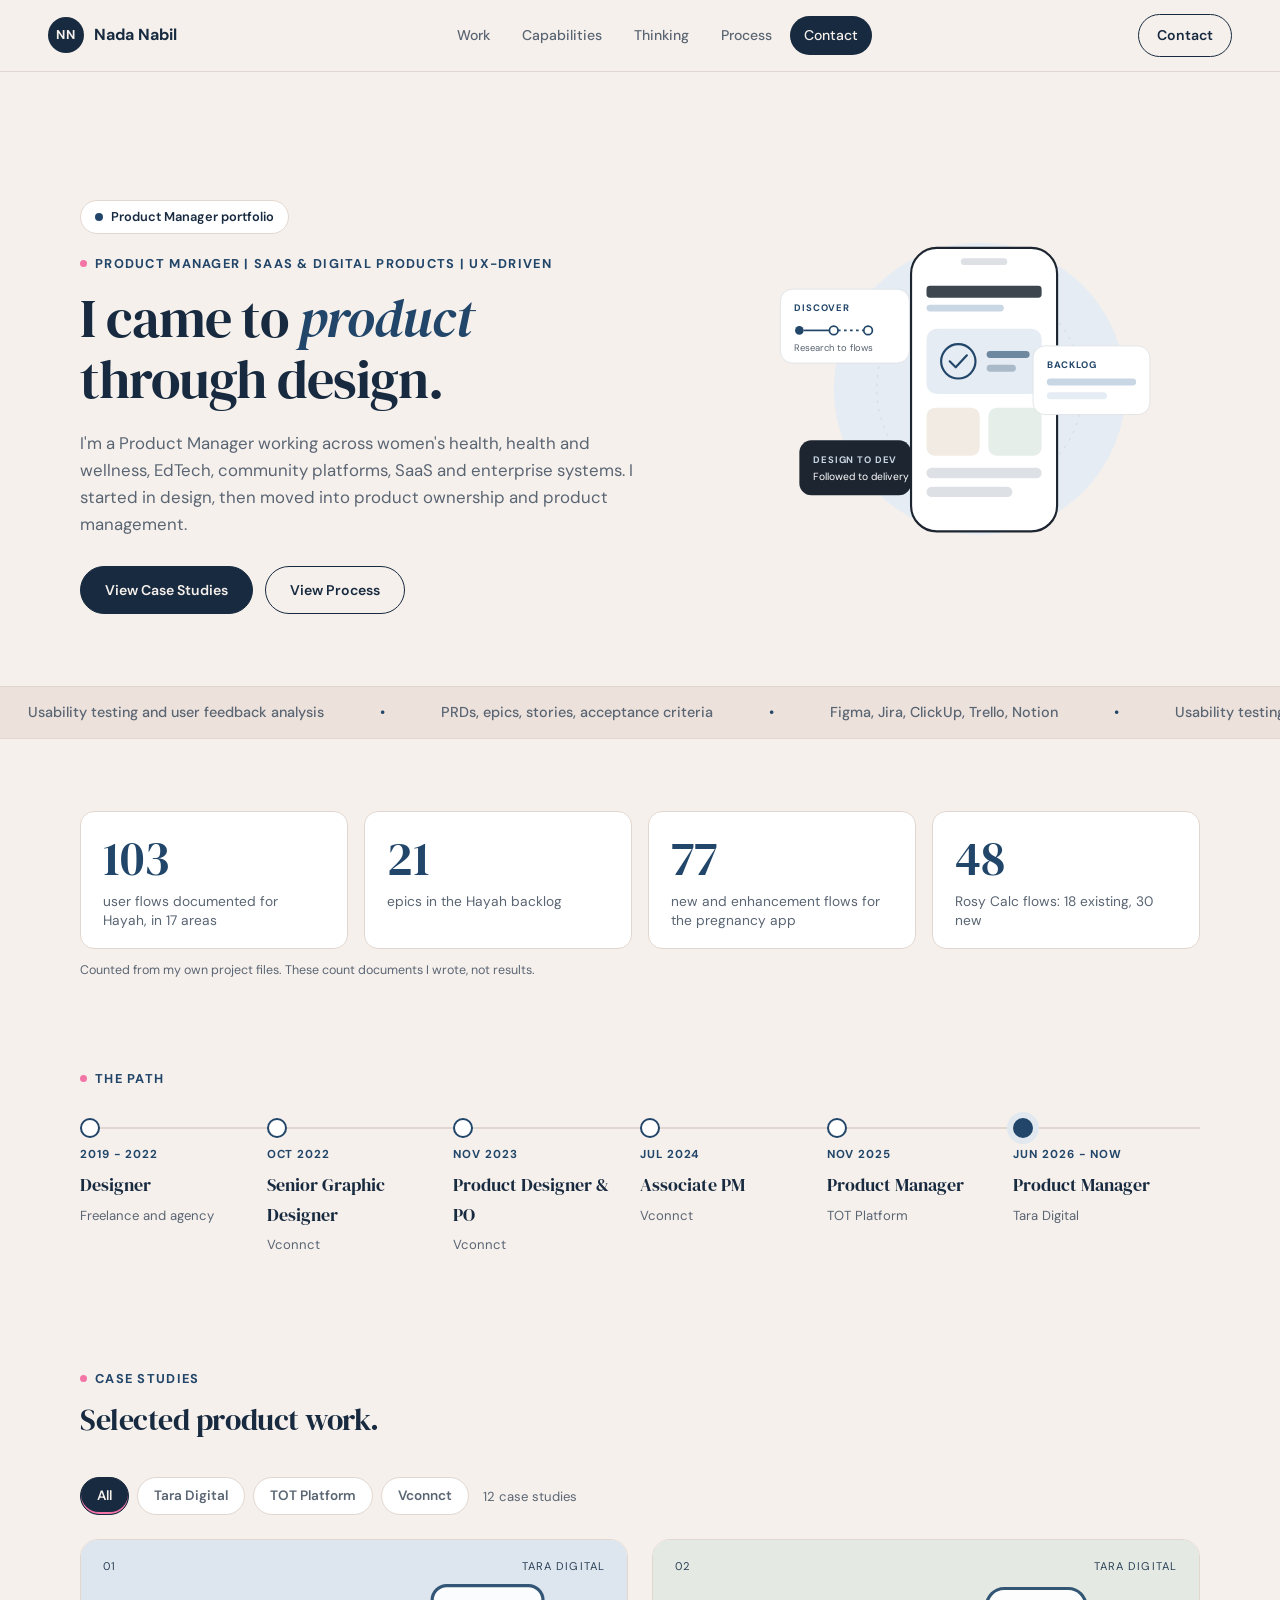
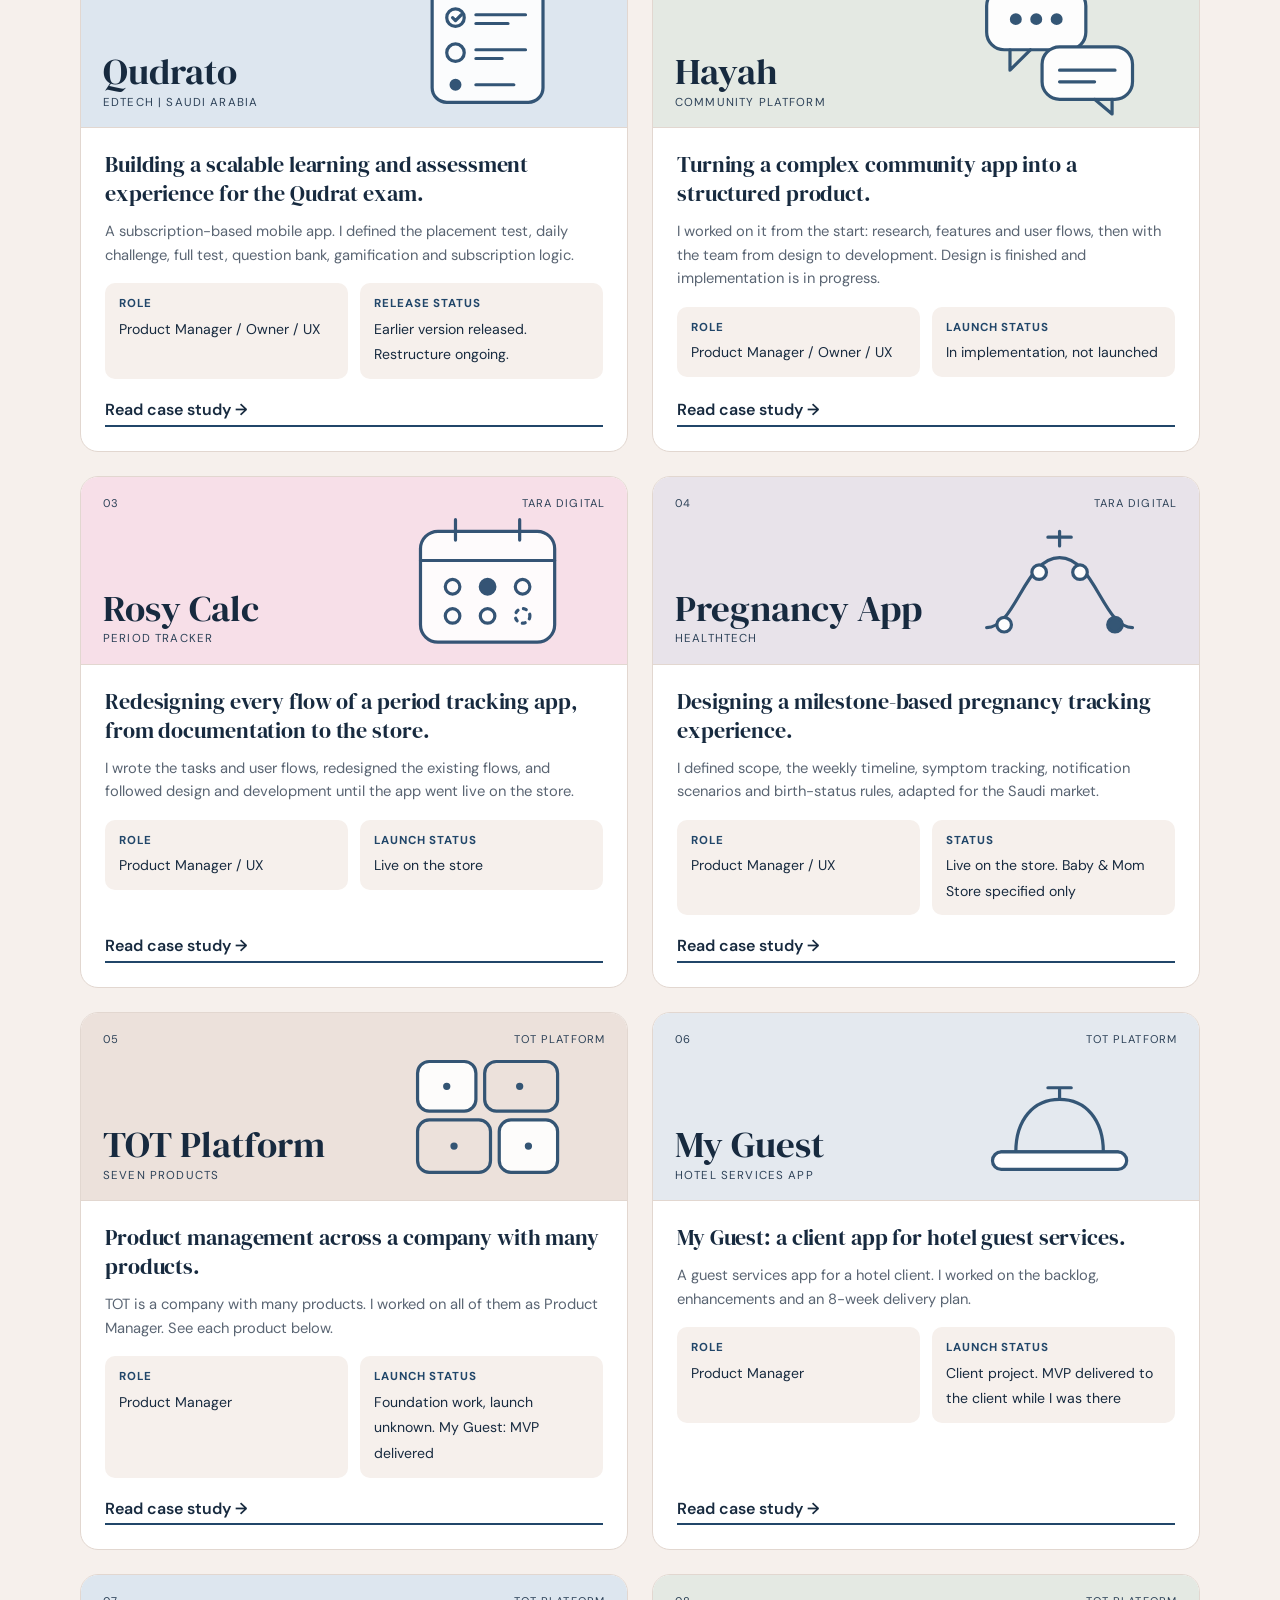
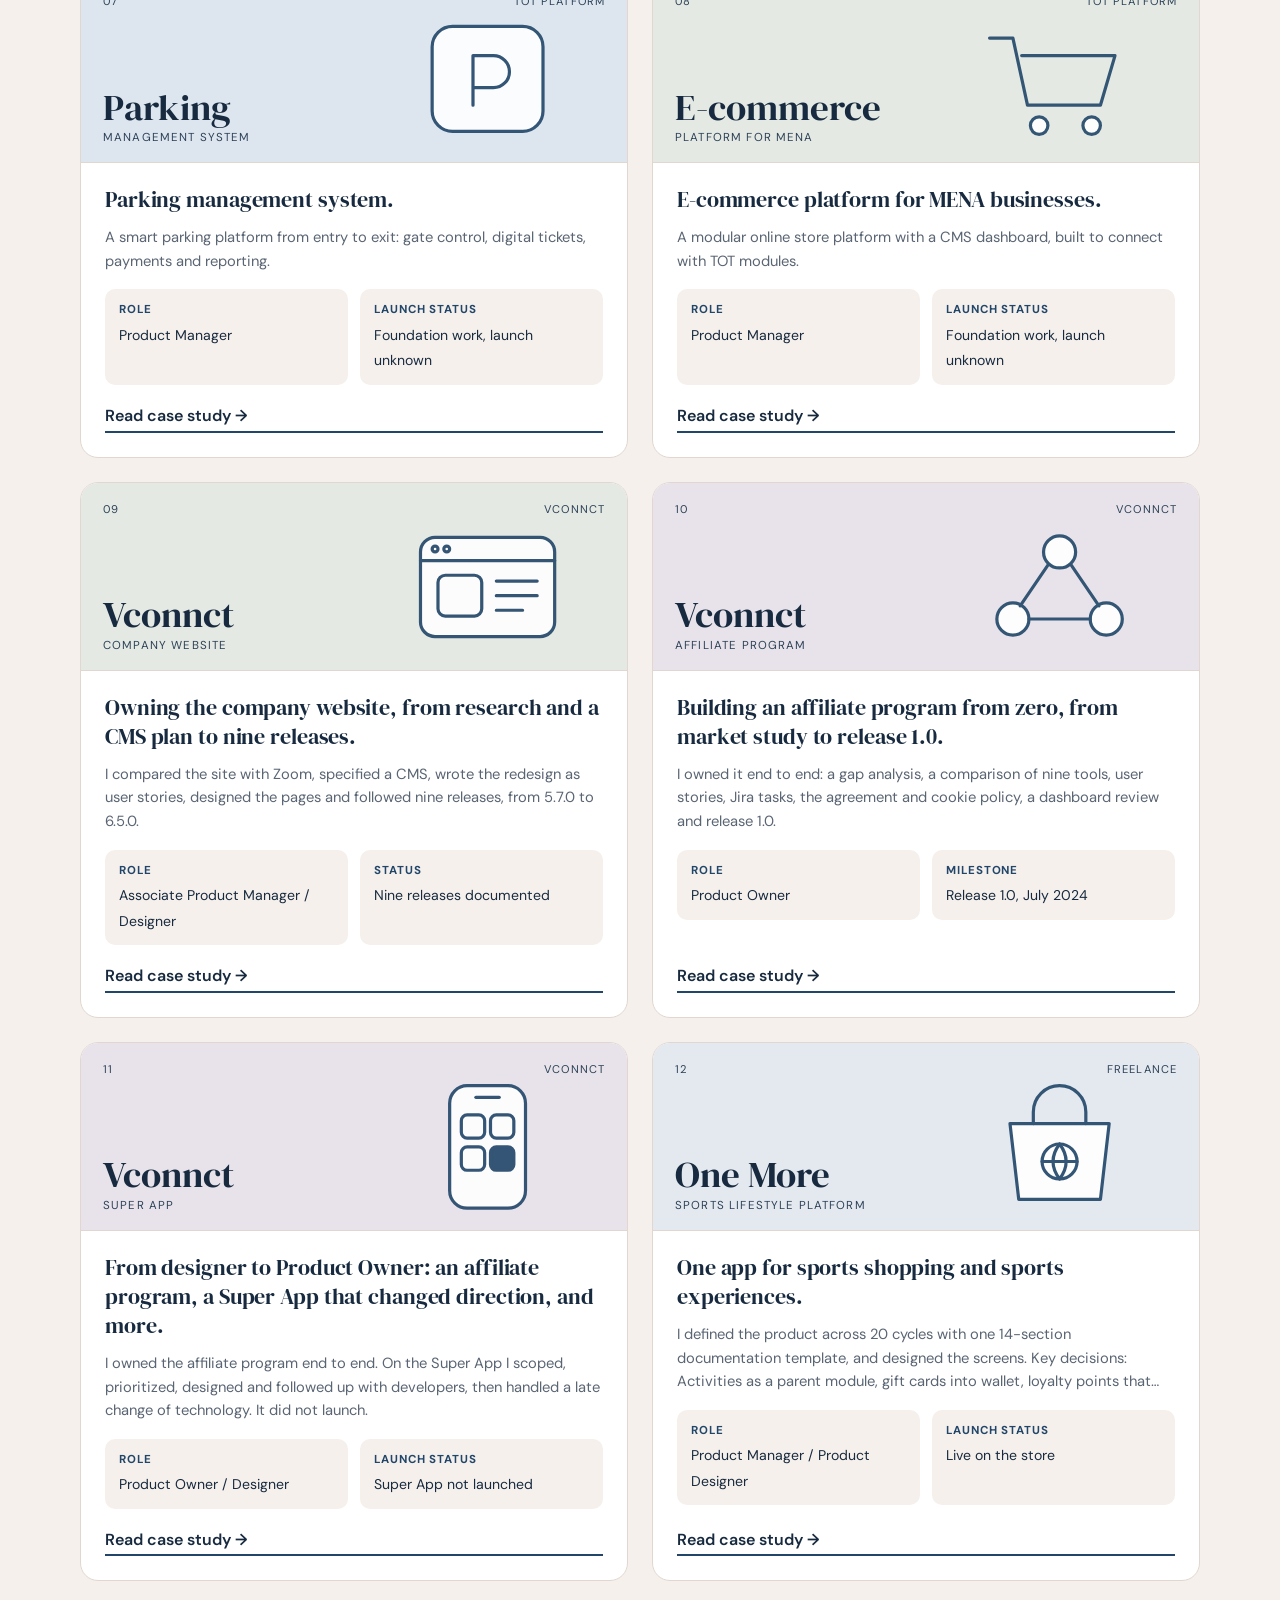
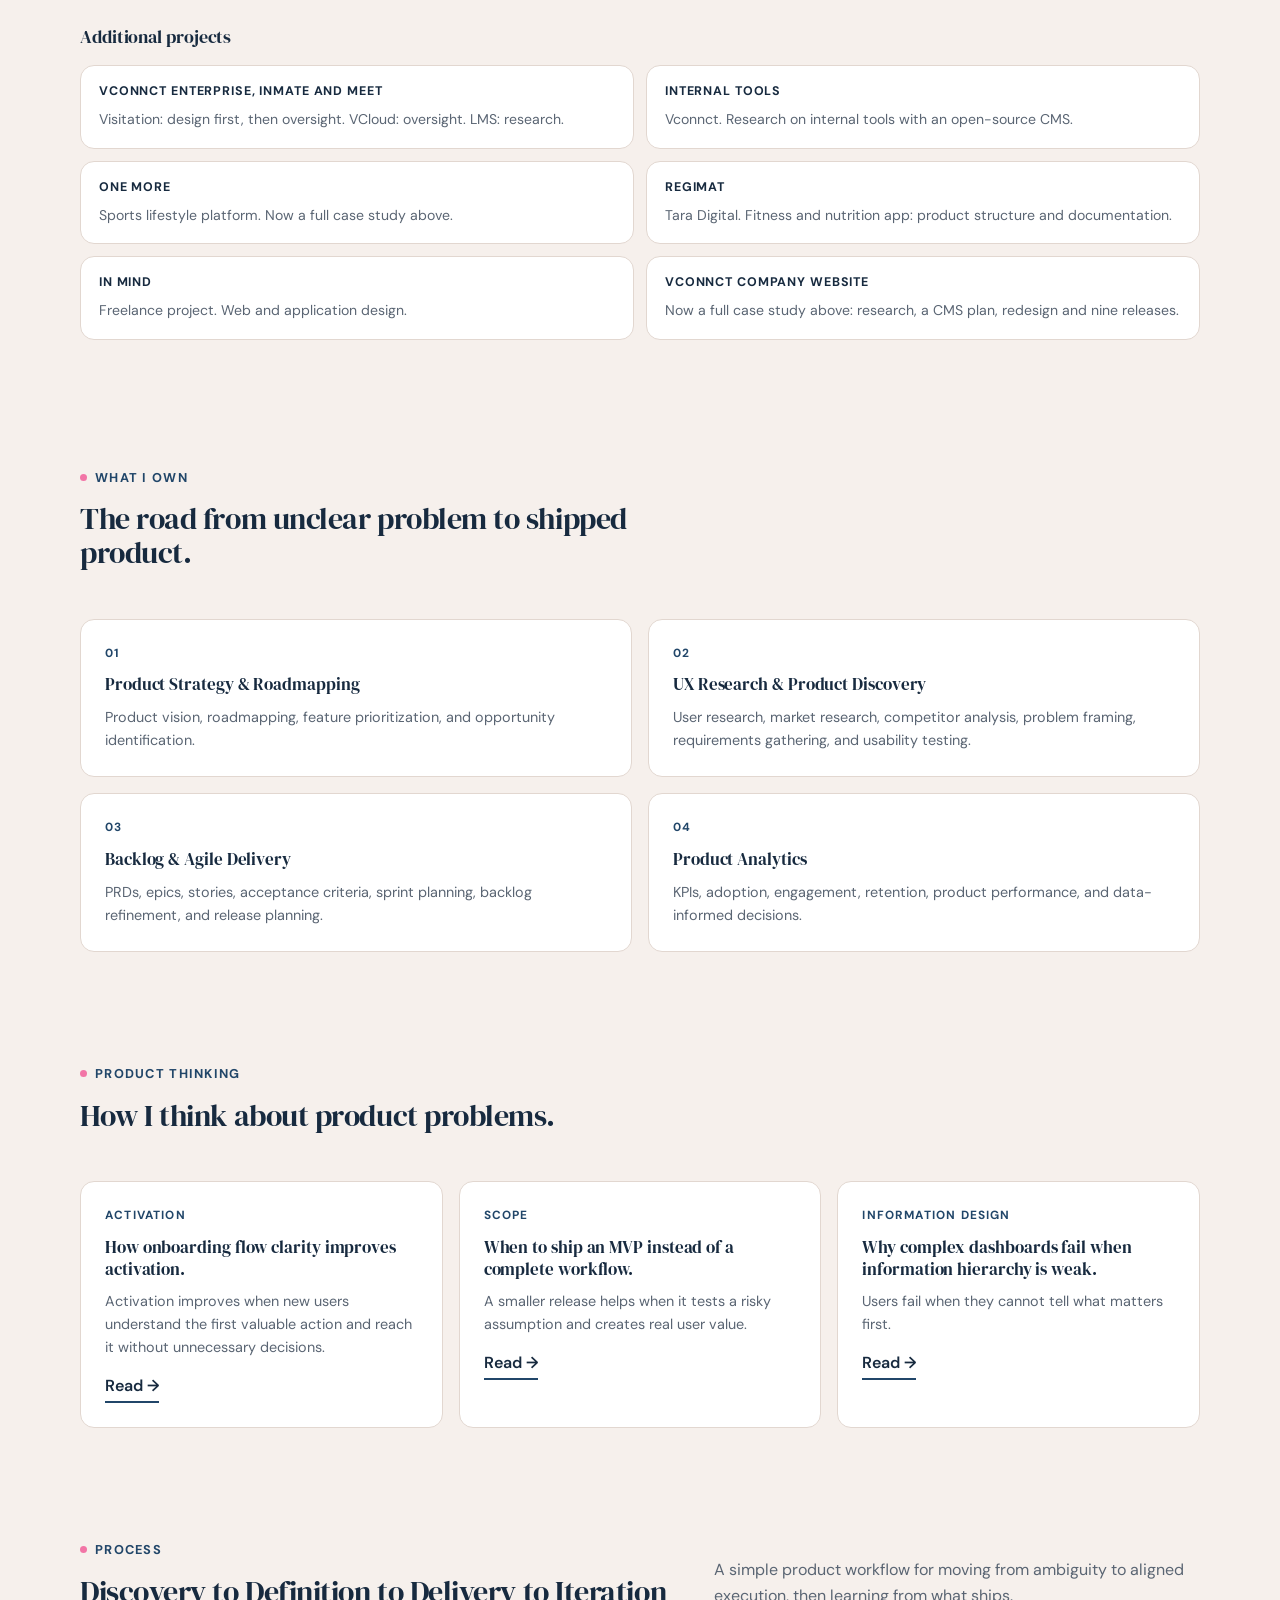
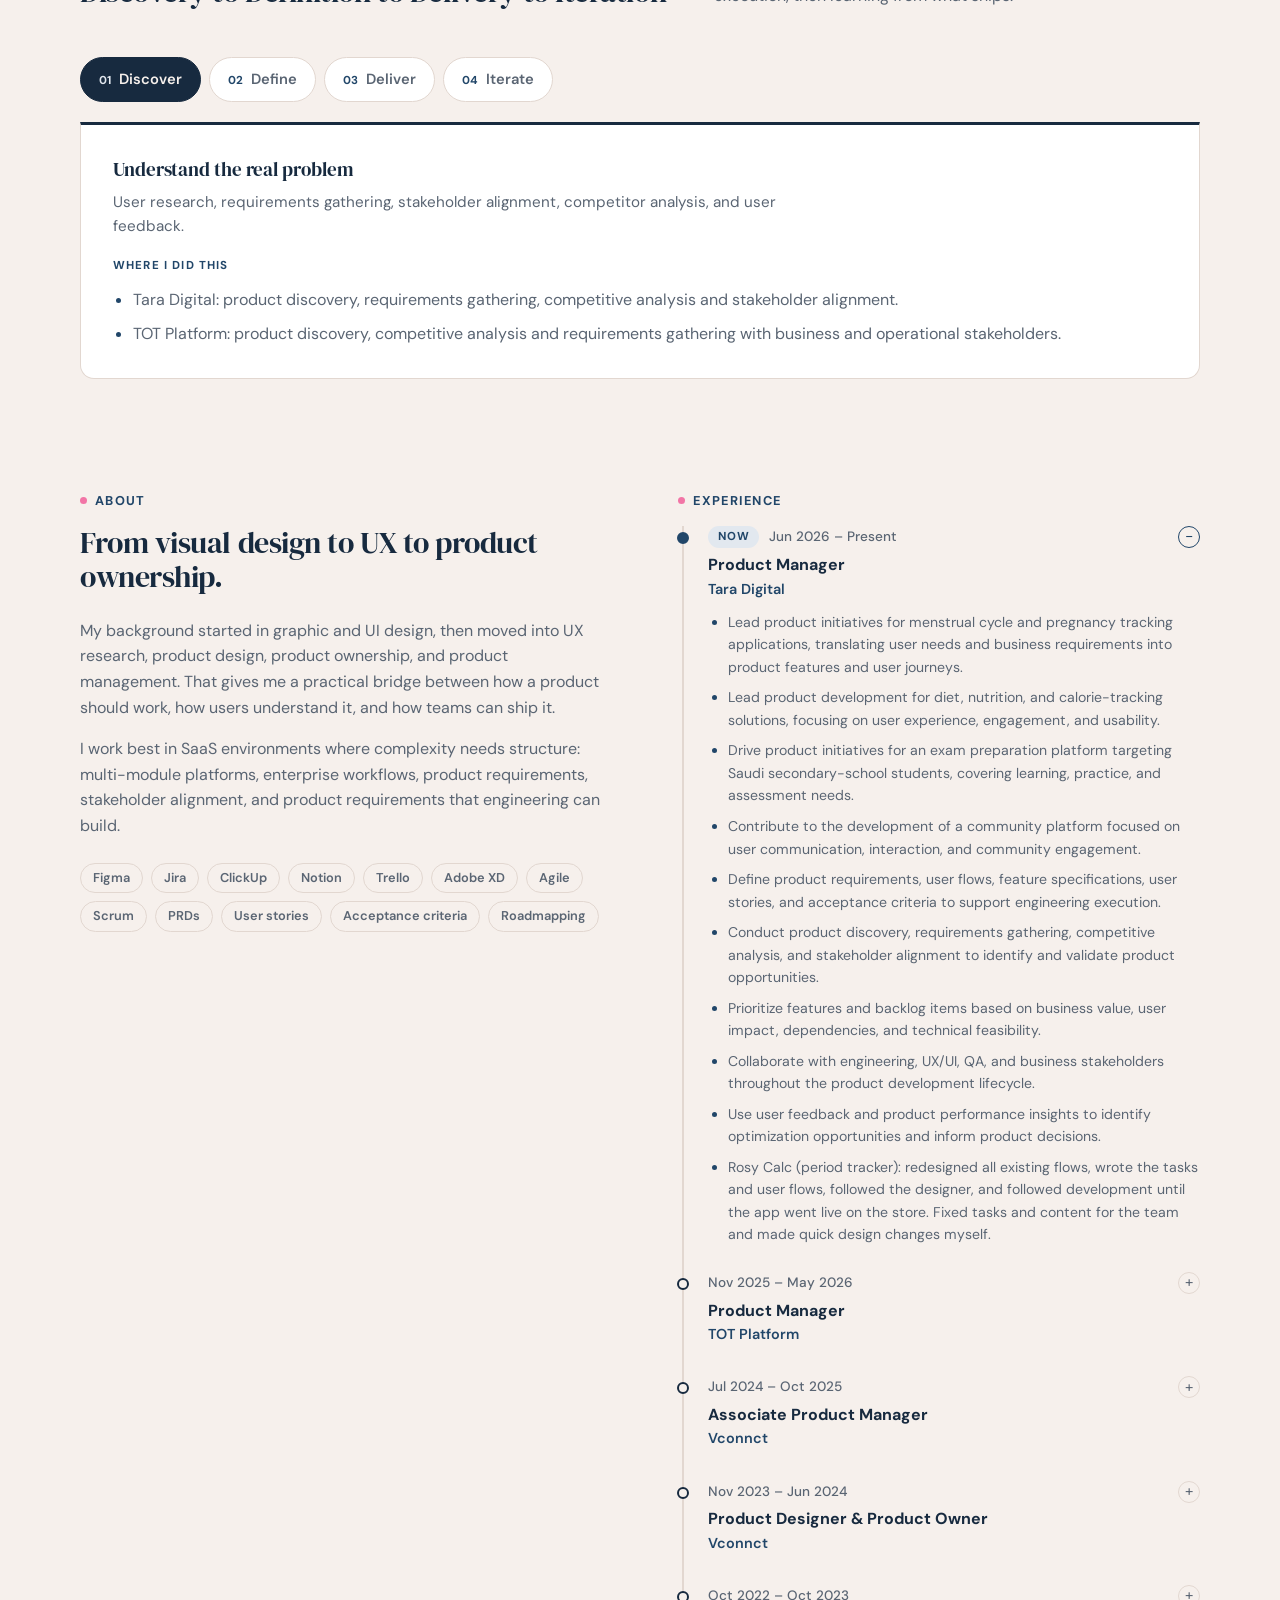
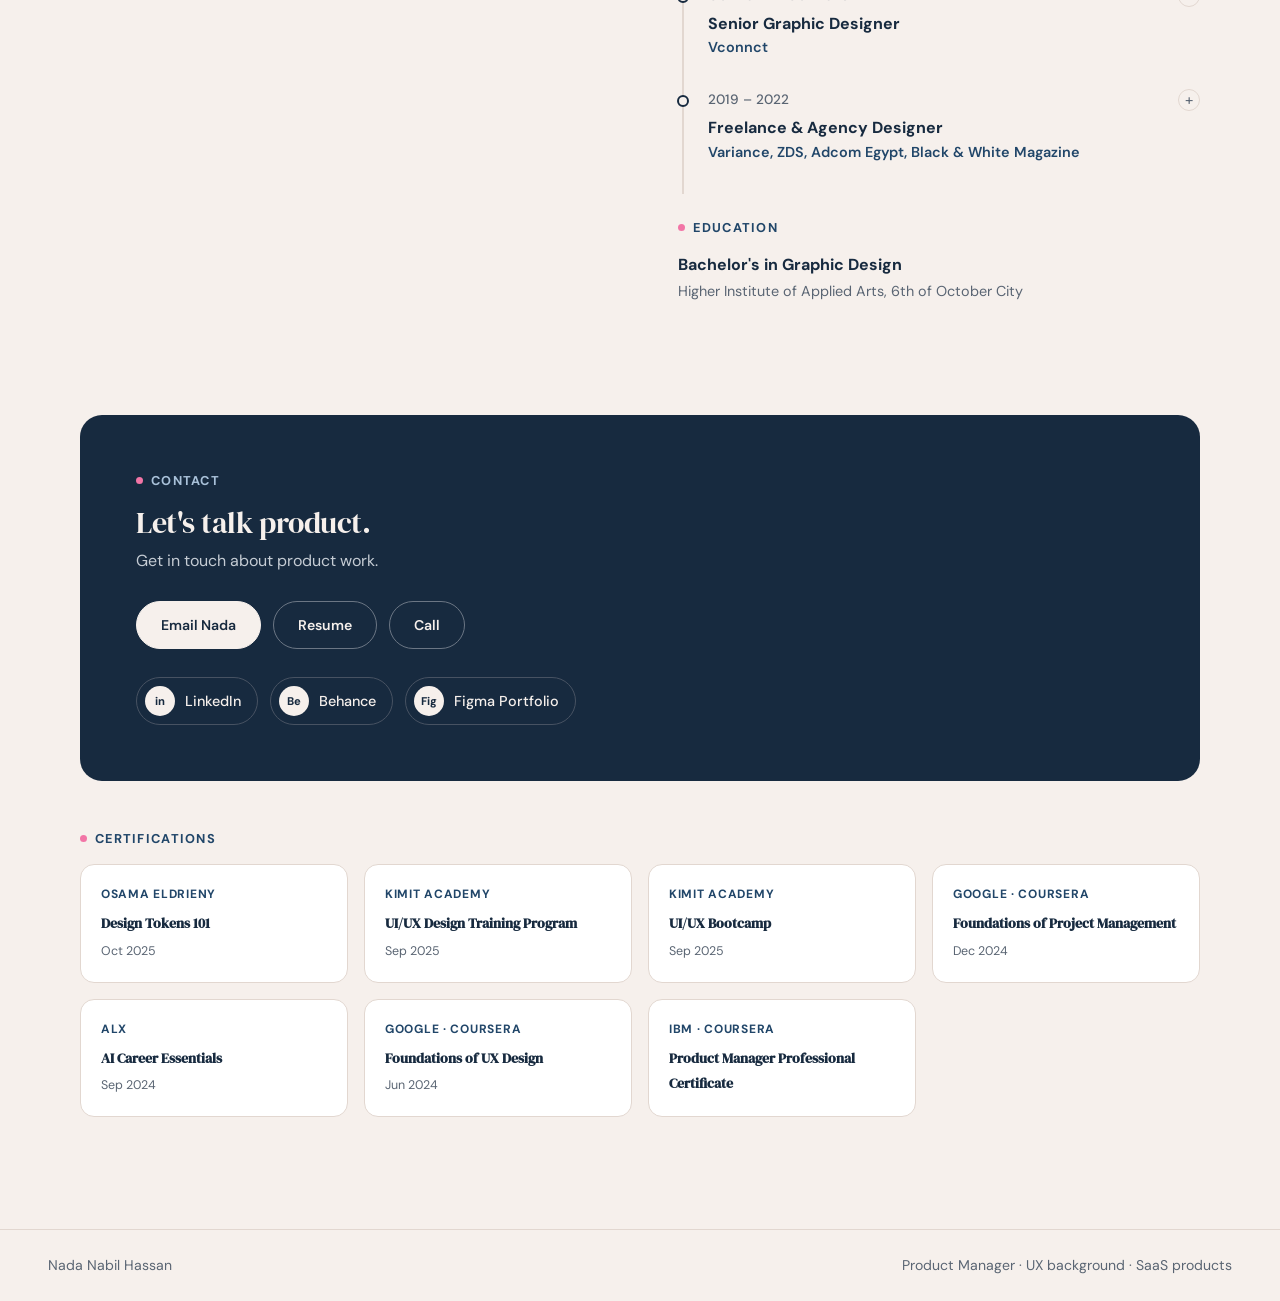
<file: index.html>
<!DOCTYPE html>
<html lang="en">
<head>
  <meta charset="UTF-8" />
  <meta name="viewport" content="width=device-width, initial-scale=1.0" />
  <title>Nada Nabil | UX-Driven Product Manager</title>
  <meta
    name="description"
    content="Portfolio for Nada Nabil, a UX-driven Product Manager building SaaS products with clear product decisions."
  />
  <meta name="author" content="Nada Nabil Hassan" />
  <meta property="og:title" content="Nada Nabil | UX-Driven Product Manager" />
  <meta
    property="og:description"
    content="SaaS product portfolio showing UX-driven product thinking, case studies, prioritization."
  />
  <meta property="og:type" content="website" />
  <meta name="twitter:card" content="summary" />
  <link rel="icon" href="favicon.svg" type="image/svg+xml" />
  <link rel="stylesheet" href="styles.css" />
<link rel="preconnect" href="https://fonts.googleapis.com"><link rel="preconnect" href="https://fonts.gstatic.com" crossorigin><link href="https://fonts.googleapis.com/css2?family=DM+Sans:wght@400;500;600;700&family=DM+Serif+Display&display=swap" rel="stylesheet"></head>
<body>
  <header class="site-header">
    <a class="brand" href="#top" aria-label="Nada Nabil home">
      <span>NN</span>
      <strong>Nada Nabil</strong>
    </a>
    <nav class="main-nav" aria-label="Main navigation">
      <a href="#work">Work</a>
      <a href="#capabilities">Capabilities</a>
      <a href="#thinking">Thinking</a>
      <a href="#process">Process</a>
      <a href="#contact">Contact</a>
    </nav>
    <a class="nav-cta" href="#contact">Contact</a>
  </header>

 

  <main id="top">
    <section class="hero">
      <div class="hero-grid">
        <div class="hero-copy hero-animate">
          <div class="status-pill">
  <span></span>
  Product Manager portfolio
</div>
          <p class="eyebrow">Product Manager | SaaS &amp; Digital Products | UX-Driven</p>
<h1 class="hero-title">
I came to <span class="accent-word">product</span>
through design.
</h1>
<p class="hero-subtitle">
I'm a Product Manager working across women's health, health and wellness, EdTech, community platforms, SaaS and enterprise systems. I started in design, then moved into product ownership and product management.</p>

          <div class="hero-actions">
            <a class="button primary" href="#work">View Case Studies</a>
            <a class="button secondary" href="#process">View Process</a>
          </div>
        </div>
<figure class="hero-art" aria-hidden="true">
<svg viewBox="0 0 460 400" role="img">
<circle cx="250" cy="200" r="170" fill="#e5ecf3"/>
<circle cx="250" cy="200" r="120" fill="none" stroke="#c9d6e3" stroke-dasharray="3 7"/>
<rect x="170" y="36" width="170" height="330" rx="30" fill="#fff" stroke="#1c2530" stroke-width="2.5"/>
<rect x="228" y="48" width="54" height="8" rx="4" fill="#dde1e5"/>
<rect x="188" y="80" width="134" height="14" rx="4" fill="#1c2530" opacity=".85"/>
<rect x="188" y="102" width="90" height="8" rx="4" fill="#c9d6e3"/>
<rect x="188" y="130" width="134" height="76" rx="12" fill="#e5ecf3"/>
<circle cx="225" cy="168" r="20" fill="none" stroke="#214669" stroke-width="2.5"/><path d="M215 168l7 7 13-14" fill="none" stroke="#214669" stroke-width="2.5" stroke-linecap="round" stroke-linejoin="round"/>
<rect x="258" y="156" width="50" height="8" rx="4" fill="#214669" opacity=".6"/><rect x="258" y="172" width="34" height="8" rx="4" fill="#214669" opacity=".3"/>
<rect x="188" y="222" width="62" height="56" rx="10" fill="#f2ebe3"/><rect x="260" y="222" width="62" height="56" rx="10" fill="#e6eee9"/>
<rect x="188" y="292" width="134" height="12" rx="6" fill="#dde1e5"/><rect x="188" y="314" width="100" height="12" rx="6" fill="#dde1e5"/>
<g class="float-a"><rect x="18" y="84" width="150" height="86" rx="14" fill="#fff" stroke="#dde1e5"/><text x="34" y="110" font-size="11" fill="#214669" font-family="DM Sans, sans-serif" font-weight="700" letter-spacing="1">DISCOVER</text><circle cx="40" cy="132" r="5" fill="#214669"/><path d="M45 132h30" stroke="#214669" stroke-width="2"/><circle cx="80" cy="132" r="5" fill="#fff" stroke="#214669" stroke-width="2"/><path d="M85 132h30" stroke="#214669" stroke-width="2" stroke-dasharray="3 4"/><circle cx="120" cy="132" r="5" fill="#fff" stroke="#214669" stroke-width="2"/><text x="34" y="156" font-size="11" fill="#576270" font-family="DM Sans, sans-serif">Research to flows</text></g>
<g class="float-b"><rect x="312" y="150" width="136" height="80" rx="14" fill="#fff" stroke="#dde1e5"/><text x="328" y="176" font-size="11" fill="#214669" font-family="DM Sans, sans-serif" font-weight="700" letter-spacing="1">BACKLOG</text><rect x="328" y="188" width="104" height="8" rx="4" fill="#c9d6e3"/><rect x="328" y="204" width="70" height="8" rx="4" fill="#e5ecf3"/></g>
<g class="float-c"><rect x="40" y="260" width="130" height="64" rx="14" fill="#1c2530"/><text x="56" y="286" font-size="11" fill="#c9d6e3" font-family="DM Sans, sans-serif" letter-spacing="1" font-weight="700">DESIGN TO DEV</text><text x="56" y="306" font-size="12" fill="#fff" font-family="DM Sans, sans-serif">Followed to delivery</text></g>
</svg></figure>
      </div>
      <div class="impact-ticker" aria-label="Portfolio highlights">
        <div>
          <span>Usability testing and user feedback analysis</span>
          <span>PRDs, epics, stories, acceptance criteria</span>
          <span>Figma, Jira, ClickUp, Trello, Notion</span>
          <span>Usability testing and user feedback analysis</span>
          <span>PRDs, epics, stories, acceptance criteria</span>
          <span>Figma, Jira, ClickUp, Trello, Notion</span>
        </div>
      </div>
    </section>
    <section class="numbers fade-up" aria-label="Numbers from my project files">
      <div class="numbers-grid">
        <div class="num-card"><strong>103</strong><span>user flows documented for Hayah, in 17 areas</span></div>
        <div class="num-card"><strong>21</strong><span>epics in the Hayah backlog</span></div>
        <div class="num-card"><strong>77</strong><span>new and enhancement flows for the pregnancy app</span></div>
        <div class="num-card"><strong>48</strong><span>Rosy Calc flows: 18 existing, 30 new</span></div>
      </div>
      <p class="numbers-note">Counted from my own project files. These count documents I wrote, not results.</p>
    </section>
    <section class="career fade-up" aria-label="Career path">
      <p class="eyebrow">THE PATH</p>
      <div class="career-track">
        <div class="career-step"><small>2019 - 2022</small><strong>Designer</strong><span>Freelance and agency</span></div>
        <div class="career-step"><small>Oct 2022</small><strong>Senior Graphic Designer</strong><span>Vconnct</span></div>
        <div class="career-step"><small>Nov 2023</small><strong>Product Designer &amp; PO</strong><span>Vconnct</span></div>
        <div class="career-step"><small>Jul 2024</small><strong>Associate PM</strong><span>Vconnct</span></div>
        <div class="career-step"><small>Nov 2025</small><strong>Product Manager</strong><span>TOT Platform</span></div>
        <div class="career-step now"><small>Jun 2026 - now</small><strong>Product Manager</strong><span>Tara Digital</span></div>
      </div>
    </section>

    <section id="work" class="section work-section">
      <div class="section-heading fade-up">
        <p class="eyebrow">CASE STUDIES</p>
        <h2>Selected product work.</h2>
      </div>

      <div class="filter-bar" role="group" aria-label="Filter case studies by company">
        <button type="button" class="chip is-active" data-filter="all" aria-pressed="true">All</button>
        <button type="button" class="chip" data-filter="tara" aria-pressed="false">Tara Digital</button>
        <button type="button" class="chip" data-filter="tot" aria-pressed="false">TOT Platform</button>
        <button type="button" class="chip" data-filter="vconnct" aria-pressed="false">Vconnct</button>
        <span class="filter-count" aria-live="polite"></span>
      </div>

      <div class="case-stack stagger-parent">
        <article class="case-card stagger-child" data-company="tara">
          <div class="case-cover" style="--c:var(--sky)"><div class="cc-top"><span>01</span><span>Tara Digital</span></div><div class="cc-name">Qudrato<small>EdTech | Saudi Arabia</small></div><svg viewBox="0 0 120 100" fill="none" stroke="#214669" stroke-width="2.2" stroke-linecap="round" stroke-linejoin="round" aria-hidden="true"><rect x="22" y="10" width="76" height="80" rx="10" fill="#fff"/><circle cx="38" cy="32" r="6"/><path d="M36 32l2 2 4-4M52 30h34M52 36h22"/><circle cx="38" cy="56" r="6"/><path d="M52 54h34M52 60h18"/><circle cx="38" cy="78" r="3" fill="#214669"/><path d="M52 78h26"/></svg></div>
          <div class="case-number">01</div>
          <div class="case-content">
            <div class="case-meta"><span>Qudrato</span><span>Tara Digital</span><span>EdTech</span><span>Saudi Arabia</span></div>
            <h3>Building a scalable learning and assessment experience for the Qudrat exam.</h3>
            <p>A subscription-based mobile app. I defined the placement test, daily challenge, full test, question bank, gamification and subscription logic.</p>
            <div class="case-details"><div><strong>Role</strong><span>Product Manager / Owner / UX</span></div><div><strong>Evidence</strong><span>Audit, strategy and specifications for the restructure</span></div><div><strong>Release status</strong><span>Earlier version released. Restructure ongoing.</span></div></div>
            <a class="text-link" href="case-study-qudrato.html">Read case study</a>
          </div>
        </article>

        <article class="case-card stagger-child" data-company="tara">
          <div class="case-cover" style="--c:var(--sage)"><div class="cc-top"><span>02</span><span>Tara Digital</span></div><div class="cc-name">Hayah<small>Community platform</small></div><svg viewBox="0 0 120 100" fill="none" stroke="#214669" stroke-width="2.2" stroke-linecap="round" stroke-linejoin="round" aria-hidden="true"><rect x="10" y="12" width="68" height="42" rx="12" fill="#fff"/><path d="M26 54v14l14-14"/><circle cx="30" cy="33" r="3" fill="#214669"/><circle cx="44" cy="33" r="3" fill="#214669"/><circle cx="58" cy="33" r="3" fill="#214669"/><rect x="48" y="52" width="62" height="36" rx="12" fill="#fff"/><path d="M96 88v10l-12-10"/><path d="M60 68h38M60 76h24"/></svg></div>
          <div class="case-number">02</div>
          <div class="case-content">
            <div class="case-meta"><span>Hayah</span><span>Tara Digital</span><span>Community platform</span></div>
            <h3>Turning a complex community app into a structured product.</h3>
            <p>I worked on it from the start: research, features and user flows, then with the team from design to development. Design is finished and implementation is in progress.</p>
            <div class="case-details"><div><strong>Role</strong><span>Product Manager / Owner / UX</span></div><div><strong>Evidence</strong><span>103 user flows, 21 epics, MVP and roadmap</span></div><div><strong>Launch status</strong><span>In implementation, not launched</span></div></div>
            <a class="text-link" href="case-study-hayah.html">Read case study</a>
          </div>
        </article>

        <article class="case-card stagger-child" data-company="tara">
          <div class="case-cover" style="--c:var(--rose)"><div class="cc-top"><span>03</span><span>Tara Digital</span></div><div class="cc-name">Rosy Calc<small>Period tracker</small></div><svg viewBox="0 0 120 100" fill="none" stroke="#214669" stroke-width="2.2" stroke-linecap="round" stroke-linejoin="round" aria-hidden="true"><rect x="14" y="16" width="92" height="76" rx="12" fill="#fff"/><path d="M14 36h92M38 8v14M82 8v14"/><circle cx="36" cy="54" r="5"/><circle cx="60" cy="54" r="5" fill="#214669"/><circle cx="84" cy="54" r="5"/><circle cx="36" cy="74" r="5"/><circle cx="60" cy="74" r="5"/><circle cx="84" cy="74" r="5" stroke-dasharray="2 4"/></svg></div>
          <div class="case-number">03</div>
          <div class="case-content">
            <div class="case-meta"><span>Rosy Calc</span><span>Tara Digital</span><span>Period tracker</span></div>
            <h3>Redesigning every flow of a period tracking app, from documentation to the store.</h3>
            <p>I wrote the tasks and user flows, redesigned the existing flows, and followed design and development until the app went live on the store.</p>
            <div class="case-details"><div><strong>Role</strong><span>Product Manager / UX</span></div><div><strong>Evidence</strong><span>18 existing and 30 new user flows, backlog</span></div><div><strong>Launch status</strong><span>Live on the store</span></div></div>
            <a class="text-link" href="case-study-rosy-calc.html">Read case study</a>
          </div>
        </article>

        <article class="case-card stagger-child" data-company="tara">
          <div class="case-cover" style="--c:var(--lav)"><div class="cc-top"><span>04</span><span>Tara Digital</span></div><div class="cc-name">Pregnancy App<small>HealthTech</small></div><svg viewBox="0 0 120 100" fill="none" stroke="#214669" stroke-width="2.2" stroke-linecap="round" stroke-linejoin="round" aria-hidden="true"><path d="M10 82C30 82 36 34 60 34s30 48 50 48" /><circle cx="22" cy="80" r="5" fill="#fff"/><circle cx="46" cy="44" r="5" fill="#fff"/><circle cx="74" cy="44" r="5" fill="#fff"/><circle cx="98" cy="80" r="5" fill="#214669"/><path d="M60 16v10M52 20h16"/></svg></div>
          <div class="case-number">04</div>
          <div class="case-content">
            <div class="case-meta"><span>Pregnancy App</span><span>Tara Digital</span><span>HealthTech</span></div>
            <h3>Designing a milestone-based pregnancy tracking experience.</h3>
            <p>I defined scope, the weekly timeline, symptom tracking, notification scenarios and birth-status rules, adapted for the Saudi market.</p>
            <div class="case-details"><div><strong>Role</strong><span>Product Manager / UX</span></div><div><strong>Evidence</strong><span>Specified and designed</span></div><div><strong>Status</strong><span>Live on the store. Baby &amp; Mom Store specified only</span></div></div>
            <a class="text-link" href="case-study-pregnancy-app.html">Read case study</a>
          </div>
        </article>

        <article class="case-card stagger-child" data-company="tot">
          <div class="case-cover" style="--c:var(--sand)"><div class="cc-top"><span>05</span><span>TOT Platform</span></div><div class="cc-name">TOT Platform<small>Seven products</small></div><svg viewBox="0 0 120 100" fill="none" stroke="#214669" stroke-width="2.2" stroke-linecap="round" stroke-linejoin="round" aria-hidden="true"><rect x="12" y="12" width="40" height="34" rx="8" fill="#fff"/><rect x="58" y="12" width="50" height="34" rx="8"/><rect x="12" y="52" width="50" height="36" rx="8"/><rect x="68" y="52" width="40" height="36" rx="8" fill="#fff"/><path d="M32 29h0M82 29h0M37 70h0M88 70h0" stroke-width="5"/></svg></div>
          <div class="case-number">05</div>
          <div class="case-content">
            <div class="case-meta"><span>TOT Platform</span><span>Enterprise SaaS</span><span>Product lifecycle</span></div>
            <h3>Product management across a company with many products.</h3>
            <p>TOT is a company with many products. I worked on all of them as Product Manager. See each product below.</p>
            <div class="case-details"><div><strong>Role</strong><span>Product Manager</span></div><div><strong>Evidence</strong><span>Seven products, documented</span></div><div><strong>Launch status</strong><span>Foundation work, launch unknown. My Guest: MVP delivered</span></div></div>
            <a class="text-link" href="case-study-tot-platform.html">Read case study</a>
          </div>
        </article>

        <article class="case-card stagger-child" data-company="tot">
          <div class="case-cover" style="--c:var(--mist)"><div class="cc-top"><span>06</span><span>TOT Platform</span></div><div class="cc-name">My Guest<small>Hotel services app</small></div><svg viewBox="0 0 120 100" fill="none" stroke="#214669" stroke-width="2.2" stroke-linecap="round" stroke-linejoin="round" aria-hidden="true"><path d="M20 74h80M30 74c0-22 12-36 30-36s30 14 30 36"/><path d="M60 38v-8M52 30h16"/><rect x="14" y="74" width="92" height="12" rx="6" fill="#fff"/></svg></div>
          <div class="case-number">06</div>
          <div class="case-content">
            <div class="case-meta"><span>TOT Platform</span><span>Hotel services app</span></div>
            <h3>My Guest: a client app for hotel guest services.</h3>
            <p>A guest services app for a hotel client. I worked on the backlog, enhancements and an 8-week delivery plan.</p>
            <div class="case-details"><div><strong>Role</strong><span>Product Manager</span></div><div><strong>Evidence</strong><span>Backlog, enhancements, delivery plan</span></div><div><strong>Launch status</strong><span>Client project. MVP delivered to the client while I was there</span></div></div>
            <a class="text-link" href="case-study-tot-platform.html#myguest">Read case study</a>
          </div>
        </article>

        <article class="case-card stagger-child" data-company="tot">
          <div class="case-cover" style="--c:var(--sky)"><div class="cc-top"><span>07</span><span>TOT Platform</span></div><div class="cc-name">Parking<small>Management system</small></div><svg viewBox="0 0 120 100" fill="none" stroke="#214669" stroke-width="2.2" stroke-linecap="round" stroke-linejoin="round" aria-hidden="true"><rect x="22" y="14" width="76" height="72" rx="14" fill="#fff"/><path d="M50 68V34h14a11 11 0 010 22H50"/></svg></div>
          <div class="case-number">07</div>
          <div class="case-content">
            <div class="case-meta"><span>TOT Platform</span><span>Parking</span></div>
            <h3>Parking management system.</h3>
            <p>A smart parking platform from entry to exit: gate control, digital tickets, payments and reporting.</p>
            <div class="case-details"><div><strong>Role</strong><span>Product Manager</span></div><div><strong>Evidence</strong><span>Discovery, analysis, backlog</span></div><div><strong>Launch status</strong><span>Foundation work, launch unknown</span></div></div>
            <a class="text-link" href="case-study-tot-platform.html#parking">Read case study</a>
          </div>
        </article>

        <article class="case-card stagger-child" data-company="tot">
          <div class="case-cover" style="--c:var(--sage)"><div class="cc-top"><span>08</span><span>TOT Platform</span></div><div class="cc-name">E-commerce<small>Platform for MENA</small></div><svg viewBox="0 0 120 100" fill="none" stroke="#214669" stroke-width="2.2" stroke-linecap="round" stroke-linejoin="round" aria-hidden="true"><path d="M12 22h16l10 46h50l10-34H34"/><circle cx="46" cy="82" r="6" fill="#fff"/><circle cx="82" cy="82" r="6" fill="#fff"/></svg></div>
          <div class="case-number">08</div>
          <div class="case-content">
            <div class="case-meta"><span>TOT Platform</span><span>E-commerce</span></div>
            <h3>E-commerce platform for MENA businesses.</h3>
            <p>A modular online store platform with a CMS dashboard, built to connect with TOT modules.</p>
            <div class="case-details"><div><strong>Role</strong><span>Product Manager</span></div><div><strong>Evidence</strong><span>Discovery, analysis, backlog, requirements</span></div><div><strong>Launch status</strong><span>Foundation work, launch unknown</span></div></div>
            <a class="text-link" href="case-study-tot-platform.html#ecommerce">Read case study</a>
          </div>
        </article>

        <article class="case-card stagger-child" data-company="vconnct">
          <div class="case-cover" style="--c:var(--sage)"><div class="cc-top"><span>09</span><span>Vconnct</span></div><div class="cc-name">Vconnct<small>Company website</small></div><svg viewBox="0 0 120 100" fill="none" stroke="#214669" stroke-width="2.2" stroke-linecap="round" stroke-linejoin="round" aria-hidden="true"><rect x="14" y="16" width="92" height="68" rx="10" fill="#fff"/><path d="M14 32h92"/><circle cx="24" cy="24" r="2"/><circle cx="32" cy="24" r="2"/><rect x="26" y="42" width="30" height="28" rx="5"/><path d="M66 46h28M66 56h28M66 66h18"/></svg></div>
          <div class="case-number">09</div>
          <div class="case-content">
            <div class="case-meta"><span>Vconnct</span><span>Company website</span><span>SaaS</span></div>
            <h3>Owning the company website, from research and a CMS plan to nine releases.</h3>
            <p>I compared the site with Zoom, specified a CMS, wrote the redesign as user stories, designed the pages and followed nine releases, from 5.7.0 to 6.5.0.</p>
            <div class="case-details"><div><strong>Role</strong><span>Associate Product Manager / Designer</span></div><div><strong>Evidence</strong><span>Release notes, PRD, redesign epic, weekly reports</span></div><div><strong>Status</strong><span>Nine releases documented</span></div></div>
            <a class="text-link" href="case-study-vconnct-website.html">Read case study</a>
          </div>
        </article>
        <article class="case-card stagger-child" data-company="vconnct">
          <div class="case-cover" style="--c:var(--lav)"><div class="cc-top"><span>10</span><span>Vconnct</span></div><div class="cc-name">Vconnct<small>Affiliate program</small></div><svg viewBox="0 0 120 100" fill="none" stroke="#214669" stroke-width="2.2" stroke-linecap="round" stroke-linejoin="round" aria-hidden="true"><circle cx="60" cy="26" r="11" fill="#fff"/><circle cx="28" cy="72" r="11" fill="#fff"/><circle cx="92" cy="72" r="11" fill="#fff"/><path d="M52 35L33 63M68 35l19 28M39 72h42"/></svg></div>
          <div class="case-number">10</div>
          <div class="case-content">
            <div class="case-meta"><span>Vconnct</span><span>Affiliate program</span><span>SaaS</span></div>
            <h3>Building an affiliate program from zero, from market study to release 1.0.</h3>
            <p>I owned it end to end: a gap analysis, a comparison of nine tools, user stories, Jira tasks, the agreement and cookie policy, a dashboard review and release 1.0.</p>
            <div class="case-details"><div><strong>Role</strong><span>Product Owner</span></div><div><strong>Evidence</strong><span>User story, tasks, agreement drafts, release note</span></div><div><strong>Milestone</strong><span>Release 1.0, July 2024</span></div></div>
            <a class="text-link" href="case-study-vconnct-affiliate.html">Read case study</a>
          </div>
        </article>
        <article class="case-card stagger-child" data-company="vconnct">
          <div class="case-cover" style="--c:var(--lav)"><div class="cc-top"><span>11</span><span>Vconnct</span></div><div class="cc-name">Vconnct<small>Super App</small></div><svg viewBox="0 0 120 100" fill="none" stroke="#214669" stroke-width="2.2" stroke-linecap="round" stroke-linejoin="round" aria-hidden="true"><rect x="34" y="8" width="52" height="84" rx="12" fill="#fff"/><path d="M52 16h16"/><rect x="42" y="28" width="16" height="16" rx="4"/><rect x="62" y="28" width="16" height="16" rx="4"/><rect x="42" y="50" width="16" height="16" rx="4"/><rect x="62" y="50" width="16" height="16" rx="4" fill="#214669"/></svg></div>
          <div class="case-number">11</div>
          <div class="case-content">
            <div class="case-meta"><span>Vconnct</span><span>B2C super app</span><span>UX/UI</span></div>
            <h3>From designer to Product Owner: an affiliate program, a Super App that changed direction, and more.</h3>
            <p>I owned the affiliate program end to end. On the Super App I scoped, prioritized, designed and followed up with developers, then handled a late change of technology. It did not launch.</p>
            <div class="case-details"><div><strong>Role</strong><span>Product Owner / Designer</span></div><div><strong>Evidence</strong><span>Designed and specified</span></div><div><strong>Launch status</strong><span>Super App not launched</span></div></div>
            <a class="text-link" href="case-study-super-app.html">Read case study</a>
          </div>
        </article>

        <article class="case-card stagger-child" data-company="freelance">
          <div class="case-cover" style="--c:var(--mist)"><div class="cc-top"><span>12</span><span>Freelance</span></div><div class="cc-name">One More<small>Sports lifestyle platform</small></div><svg viewBox="0 0 120 100" fill="none" stroke="#214669" stroke-width="2.2" stroke-linecap="round" stroke-linejoin="round" aria-hidden="true"><path d="M26 34h68l-6 52H32z" fill="#fff"/><path d="M42 34v-8a18 18 0 0136 0v8"/><circle cx="60" cy="60" r="12"/><path d="M48 60h24M60 48c-6 8-6 16 0 24M60 48c6 8 6 16 0 24"/></svg></div>
          <div class="case-number">12</div>
          <div class="case-content">
            <div class="case-meta"><span>One More</span><span>Freelance</span></div>
            <h3>One app for sports shopping and sports experiences.</h3>
            <p>I defined the product across 20 cycles with one 14-section documentation template, and designed the screens. Key decisions: Activities as a parent module, gift cards into wallet, loyalty points that are not cash.</p>
            <div class="case-details"><div><strong>Role</strong><span>Product Manager / Product Designer</span></div><div><strong>Evidence</strong><span>20 cycles mapped, documented</span></div><div><strong>Launch status</strong><span>Live on the store</span></div></div>
            <a class="text-link" href="case-study-one-more.html">Read case study</a>
          </div>
        </article>


      </div>
      <h3 class="more-title">Additional projects</h3>
      <div class="detail-grid">
        <div><strong>Vconnct Enterprise, Inmate and Meet</strong><span>Visitation: design first, then oversight. VCloud: oversight. LMS: research.</span></div>
        <div><strong>Internal tools</strong><span>Vconnct. Research on internal tools with an open-source CMS.</span></div>
        <div><strong>One More</strong><span>Sports lifestyle platform. Now a full case study above.</span></div>
        <div><strong>Regimat</strong><span>Tara Digital. Fitness and nutrition app: product structure and documentation.</span></div>
        <div><strong>In Mind</strong><span>Freelance project. Web and application design.</span></div>
        <div><strong>Vconnct company website</strong><span>Now a full case study above: research, a CMS plan, redesign and nine releases.</span></div>
      </div>
    </section>

    <section id="capabilities" class="section capabilities-section">
      <div class="section-heading split fade-up">
        <div>
          <p class="eyebrow">What I own</p>
          <h2>The road from unclear problem to shipped product.</h2>
        </div>
      </div>

      <div class="capability-list stagger-parent">
        <article class="stagger-child">
          <span>01</span>
          <h3>Product Strategy & Roadmapping</h3>
          <p>Product vision, roadmapping, feature prioritization, and opportunity identification.</p>
        </article>
        <article class="stagger-child">
          <span>02</span>
          <h3>UX Research & Product Discovery</h3>
          <p>User research, market research, competitor analysis, problem framing, requirements gathering, and usability testing.</p>
        </article>
        <article class="stagger-child">
          <span>03</span>
          <h3>Backlog & Agile Delivery</h3>
          <p>PRDs, epics, stories, acceptance criteria, sprint planning, backlog refinement, and release planning.</p>
        </article>
        <article class="stagger-child">
          <span>04</span>
          <h3>Product Analytics</h3>
          <p>KPIs, adoption, engagement, retention, product performance, and data-informed decisions.</p>
        </article>
      </div>
    </section>

    <section id="thinking" class="section thinking-section">
      <div class="section-heading fade-up">
        <p class="eyebrow">Product thinking</p>
        <h2>How I think about product problems.</h2>
      </div>
      <div class="insight-grid stagger-parent">
        <article class="stagger-child">
          <span>Activation</span>
          <h3>How onboarding flow clarity improves activation.</h3>
          <p>Activation improves when new users understand the first valuable action and reach it without unnecessary decisions.</p>
          <a class="text-link" href="thinking-onboarding-activation.html">Read</a>
        </article>
        <article class="stagger-child">
          <span>Scope</span>
          <h3>When to ship an MVP instead of a complete workflow.</h3>
          <p>A smaller release helps when it tests a risky assumption and creates real user value.</p>
          <a class="text-link" href="thinking-mvp-scope.html">Read</a>
        </article>
        <article class="stagger-child">
          <span>Information design</span>
          <h3>Why complex dashboards fail when information hierarchy is weak.</h3>
          <p>Users fail when they cannot tell what matters first.</p>
          <a class="text-link" href="thinking-dashboard-hierarchy.html">Read</a>
        </article>
      </div>
    </section>

    <section id="process" class="section process-section">
      <div class="section-heading split fade-up">
        <div>
          <p class="eyebrow">Process</p>
          <h2>Discovery to Definition to Delivery to Iteration</h2>
        </div>
        <p>
          A simple product workflow for moving from ambiguity to aligned execution, then learning from what ships.
        </p>
      </div>

      <div class="explorer" data-explorer>
        <div class="explorer-tabs" role="tablist" aria-label="How I work"><button type="button" role="tab" id="tab-discover" aria-controls="panel-discover" aria-selected="true" tabindex="0"><small>01</small>Discover</button><button type="button" role="tab" id="tab-define" aria-controls="panel-define" aria-selected="false" tabindex="-1"><small>02</small>Define</button><button type="button" role="tab" id="tab-deliver" aria-controls="panel-deliver" aria-selected="false" tabindex="-1"><small>03</small>Deliver</button><button type="button" role="tab" id="tab-iterate" aria-controls="panel-iterate" aria-selected="false" tabindex="-1"><small>04</small>Iterate</button></div>
        <div role="tabpanel" id="panel-discover" aria-labelledby="tab-discover" class="explorer-panel" tabindex="0">
          <h3>Understand the real problem</h3>
          <p>User research, requirements gathering, stakeholder alignment, competitor analysis, and user feedback.</p>
          <p class="explorer-label">Where I did this</p>
          <ul class="cs-list"><li>Tara Digital: product discovery, requirements gathering, competitive analysis and stakeholder alignment.</li><li>TOT Platform: product discovery, competitive analysis and requirements gathering with business and operational stakeholders.</li></ul>
        </div>
        <div role="tabpanel" id="panel-define" aria-labelledby="tab-define" class="explorer-panel" tabindex="0">
          <h3>Choose the product direction</h3>
          <p>Problem framing, user flows, feature scope, product requirements, and roadmap priorities.</p>
          <p class="explorer-label">Where I did this</p>
          <ul class="cs-list"><li>Hayah: broke the app into modules and 21 epics and documented requirements, business rules, 103 user flows and the MVP scope.</li><li>Qudrato: specified that a new student can skip the placement test and keep practicing.</li><li>TOT Platform: PRDs, user stories, workflows, product specifications and acceptance criteria.</li></ul>
        </div>
        <div role="tabpanel" id="panel-deliver" aria-labelledby="tab-deliver" class="explorer-panel" tabindex="0">
          <h3>Make the work shippable</h3>
          <p>PRDs, user stories, acceptance criteria, sprint planning, backlog refinement, and QA collaboration.</p>
          <p class="explorer-label">Where I did this</p>
          <ul class="cs-list"><li>TOT Platform: sprint planning, backlog refinement and product iterations in Agile and Scrum.</li><li>Rosy Calc: followed development until the app went live on Google Play and the App Store in November 2026.</li><li>Vconnct Super App: followed up delivery with developers. It did not launch.</li></ul>
        </div>
        <div role="tabpanel" id="panel-iterate" aria-labelledby="tab-iterate" class="explorer-panel" tabindex="0">
          <h3>Measure and improve</h3>
          <p>Product metrics, user feedback, retention, and roadmap updates.</p>
          <p class="explorer-label">Where I did this</p>
          <ul class="cs-list"><li>Tara Digital: uses user feedback and product performance insights to find optimization opportunities.</li><li>Vconnct Super App: handled a late change of technology.</li><li>Qudrato: restructuring the product and redesigning its flows (current work).</li></ul>
        </div>
      </div>
    </section>

    <section id="about" class="section about-section">
      <div class="about-grid fade-up">
        <div class="about-left">
          <p class="eyebrow">About</p>
          <h2>From visual design to UX to product ownership.</h2>
          <div class="about-copy">
            <p>
              My background started in graphic and UI design, then moved into UX research, product design, product
              ownership, and product management. That gives me a practical bridge between how a product should work, how
              users understand it, and how teams can ship it.
            </p>
            <p>
              I work best in SaaS environments where complexity needs structure: multi-module platforms, enterprise
              workflows, product requirements, stakeholder alignment, and product requirements that engineering can build.
            </p>
          </div>
          <div class="tool-tags"><span>Figma</span><span>Jira</span><span>ClickUp</span><span>Notion</span><span>Trello</span><span>Adobe XD</span><span>Agile</span><span>Scrum</span><span>PRDs</span><span>User stories</span><span>Acceptance criteria</span><span>Roadmapping</span></div>
        </div>

        <div class="about-right">
          <div class="experience-block">
            <p class="eyebrow">Experience</p>
            <div class="exp-list">
              <div class="exp-item exp-current">
                <details open>
                  <summary>
                    <span class="exp-meta"><span class="exp-badge">Now</span><span class="exp-date">Jun 2026 – Present</span></span>
                    <strong>Product Manager</strong>
                    <span class="exp-company">Tara Digital</span>
                  </summary>
                  <ul class="cs-list exp-more"><li>Lead product initiatives for menstrual cycle and pregnancy tracking applications, translating user needs and business requirements into product features and user journeys.</li><li>Lead product development for diet, nutrition, and calorie-tracking solutions, focusing on user experience, engagement, and usability.</li><li>Drive product initiatives for an exam preparation platform targeting Saudi secondary-school students, covering learning, practice, and assessment needs.</li><li>Contribute to the development of a community platform focused on user communication, interaction, and community engagement.</li><li>Define product requirements, user flows, feature specifications, user stories, and acceptance criteria to support engineering execution.</li><li>Conduct product discovery, requirements gathering, competitive analysis, and stakeholder alignment to identify and validate product opportunities.</li><li>Prioritize features and backlog items based on business value, user impact, dependencies, and technical feasibility.</li><li>Collaborate with engineering, UX/UI, QA, and business stakeholders throughout the product development lifecycle.</li><li>Use user feedback and product performance insights to identify optimization opportunities and inform product decisions.</li><li>Rosy Calc (period tracker): redesigned all existing flows, wrote the tasks and user flows, followed the designer, and followed development until the app went live on the store. Fixed tasks and content for the team and made quick design changes myself.</li></ul>
                </details>
              </div>
              <div class="exp-item ">
                <details>
                  <summary>
                    <span class="exp-meta"><span class="exp-date">Nov 2025 – May 2026</span></span>
                    <strong>Product Manager</strong>
                    <span class="exp-company">TOT Platform</span>
                  </summary>
                  <ul class="cs-list exp-more"><li>Led product lifecycle across e-commerce, hotel management, HR, parking, and access control systems.</li><li>Defined product strategy, roadmap priorities, feature scope, and success metrics in alignment with business and operational objectives.</li><li>Conducted product discovery, competitive analysis, and requirements gathering with business and operational stakeholders.</li><li>Translated complex business requirements into PRDs, user stories, workflows, product specifications, and acceptance criteria.</li><li>Prioritized and managed the product backlog based on business value, user impact, technical dependencies, and delivery requirements.</li><li>Collaborated with UX/UI, engineering, QA, and business teams to drive product initiatives from definition through delivery.</li><li>Facilitated sprint planning, backlog refinement, and product iterations within Agile/Scrum environments.</li><li>Identified opportunities to improve user experience and operational efficiency through stakeholder feedback and data-informed decisions.</li></ul>
                </details>
              </div>
              <div class="exp-item ">
                <details>
                  <summary>
                    <span class="exp-meta"><span class="exp-date">Jul 2024 – Oct 2025</span></span>
                    <strong>Associate Product Manager</strong>
                    <span class="exp-company">Vconnct</span>
                  </summary>
                  <ul class="cs-list exp-more"><li>Contributed to product strategy and roadmap planning across SaaS and mobile platforms.</li><li>Identified product opportunities through market research, competitor analysis, stakeholder input, and user insights.</li><li>Managed product backlogs and supported feature prioritization, sprint planning, and backlog refinement within Agile environments.</li><li>Translated business objectives and user needs into product requirements and feature specifications.</li><li>Collaborated with product, design, engineering, and QA teams throughout the feature delivery lifecycle.</li><li>Analyzed product feedback and performance to support continuous product improvement and optimization.</li></ul>
                </details>
              </div>
              <div class="exp-item ">
                <details>
                  <summary>
                    <span class="exp-meta"><span class="exp-date">Nov 2023 – Jun 2024</span></span>
                    <strong>Product Designer &amp; Product Owner</strong>
                    <span class="exp-company">Vconnct</span>
                  </summary>
                  <ul class="cs-list exp-more"><li>Combined product ownership and UX design to translate business requirements and user needs into product solutions.</li><li>Defined user journeys, workflows, and functional requirements for key product features.</li><li>Conducted usability testing and user feedback analysis to identify product and experience improvements.</li><li>Supported backlog prioritization, feature planning, and Agile delivery.</li><li>Collaborated with stakeholders, engineering, and QA to align product requirements with business goals and technical feasibility.</li><li>Bridged product, design, and engineering perspectives throughout the development lifecycle.</li></ul>
                </details>
              </div>
              <div class="exp-item ">
                <details>
                  <summary>
                    <span class="exp-meta"><span class="exp-date">Oct 2022 – Oct 2023</span></span>
                    <strong>Senior Graphic Designer</strong>
                    <span class="exp-company">Vconnct</span>
                  </summary>
                  <ul class="cs-list exp-more"><li>Contributed to UI/UX and design system initiatives across digital products.</li><li>Supported the development of scalable UI patterns and components in Figma.</li><li>Collaborated with product and engineering teams to improve product consistency and delivery efficiency.</li><li>Built foundational experience in user-centered design and digital product development.</li></ul>
                </details>
              </div>
              <div class="exp-item ">
                <details>
                  <summary>
                    <span class="exp-meta"><span class="exp-date">2019 – 2022</span></span>
                    <strong>Freelance &amp; Agency Designer</strong>
                    <span class="exp-company">Variance, ZDS, Adcom Egypt, Black &amp; White Magazine</span>
                  </summary>
                  <ul class="cs-list exp-more"><li>Delivered digital, UX/UI, branding, and visual design solutions across multiple client projects and industries.</li><li>Translated client and business requirements into user-focused digital experiences.</li><li>Developed a strong foundation in UX, visual communication, and product thinking.</li></ul>
                </details>
              </div>
            </div>
          </div>

          <div class="education-block">
            <p class="eyebrow">Education</p>
            <div class="edu-item">
              <strong>Bachelor's in Graphic Design</strong>
              <span>Higher Institute of Applied Arts, 6th of October City</span>
            </div>
          </div>
        </div>
      </div>
    </section>

    <section id="contact" class="contact-section">
      <div class="contact-top">
        <div>
          <p class="eyebrow">Contact</p>
          <h2>Let's talk product.</h2>
          <p class="contact-sub">Get in touch about product work.</p>
        </div>
        <div class="contact-actions">
          <a class="button primary" href="mailto:nadaa.nabiill23@gmail.com">Email Nada</a>
          <a class="button secondary" href="assets/Nada-Nabil-Product-Manager-CV-2026.pdf">Resume</a>
          <a class="button secondary" href="tel:+201017767738">Call</a>
        </div>
        <div class="contact-links">
          <a href="https://linkedin.com/in/nadanabil" target="_blank" rel="noopener" class="contact-link">
            <span class="contact-link-icon">in</span>
            <span>LinkedIn</span>
          </a>
          <a href="https://behance.net/nadanabil" target="_blank" rel="noopener" class="contact-link">
            <span class="contact-link-icon">Be</span>
            <span>Behance</span>
          </a>
          <a href="https://www.figma.com/design/tn8Eb2ntUiRvD0kyCWY4CS/Nada-s-work?node-id=785-3754&t=7mOMCgvtin5MsMhh-1" target="_blank" rel="noopener" class="contact-link">
            <span class="contact-link-icon">Fig</span>
            <span>Figma Portfolio</span>
          </a>
        </div>
      </div>

      <div class="certifications">
        <p class="eyebrow">Certifications</p>
        <div class="cert-grid stagger-parent">
          <div class="cert-card stagger-child">
            <span class="cert-issuer">Osama Eldrieny</span>
            <strong>Design Tokens 101</strong>
            <span class="cert-date">Oct 2025</span>
          </div>
          <div class="cert-card stagger-child">
            <span class="cert-issuer">KIMIT Academy</span>
            <strong>UI/UX Design Training Program</strong>
            <span class="cert-date">Sep 2025</span>
          </div>
          <div class="cert-card stagger-child">
            <span class="cert-issuer">KIMIT Academy</span>
            <strong>UI/UX Bootcamp</strong>
            <span class="cert-date">Sep 2025</span>
          </div>
          <div class="cert-card stagger-child">
            <span class="cert-issuer">Google · Coursera</span>
            <strong>Foundations of Project Management</strong>
            <span class="cert-date">Dec 2024</span>
          </div>
          <div class="cert-card stagger-child">
            <span class="cert-issuer">ALX</span>
            <strong>AI Career Essentials</strong>
            <span class="cert-date">Sep 2024</span>
          </div>
          <div class="cert-card stagger-child">
            <span class="cert-issuer">Google · Coursera</span>
            <strong>Foundations of UX Design</strong>
            <span class="cert-date">Jun 2024</span>
          </div>
          <div class="cert-card stagger-child">
            <span class="cert-issuer">IBM · Coursera</span>
            <strong>Product Manager Professional Certificate</strong>
          </div>
        </div>
      </div>
    </section>
  </main>

  <footer class="site-footer">
    <span>Nada Nabil Hassan</span>
    <span>Product Manager · UX background · SaaS products</span>
  </footer>

  <script src="script.js"></script>
  <script src="interactions.js"></script>
</body>
</html>
</file>
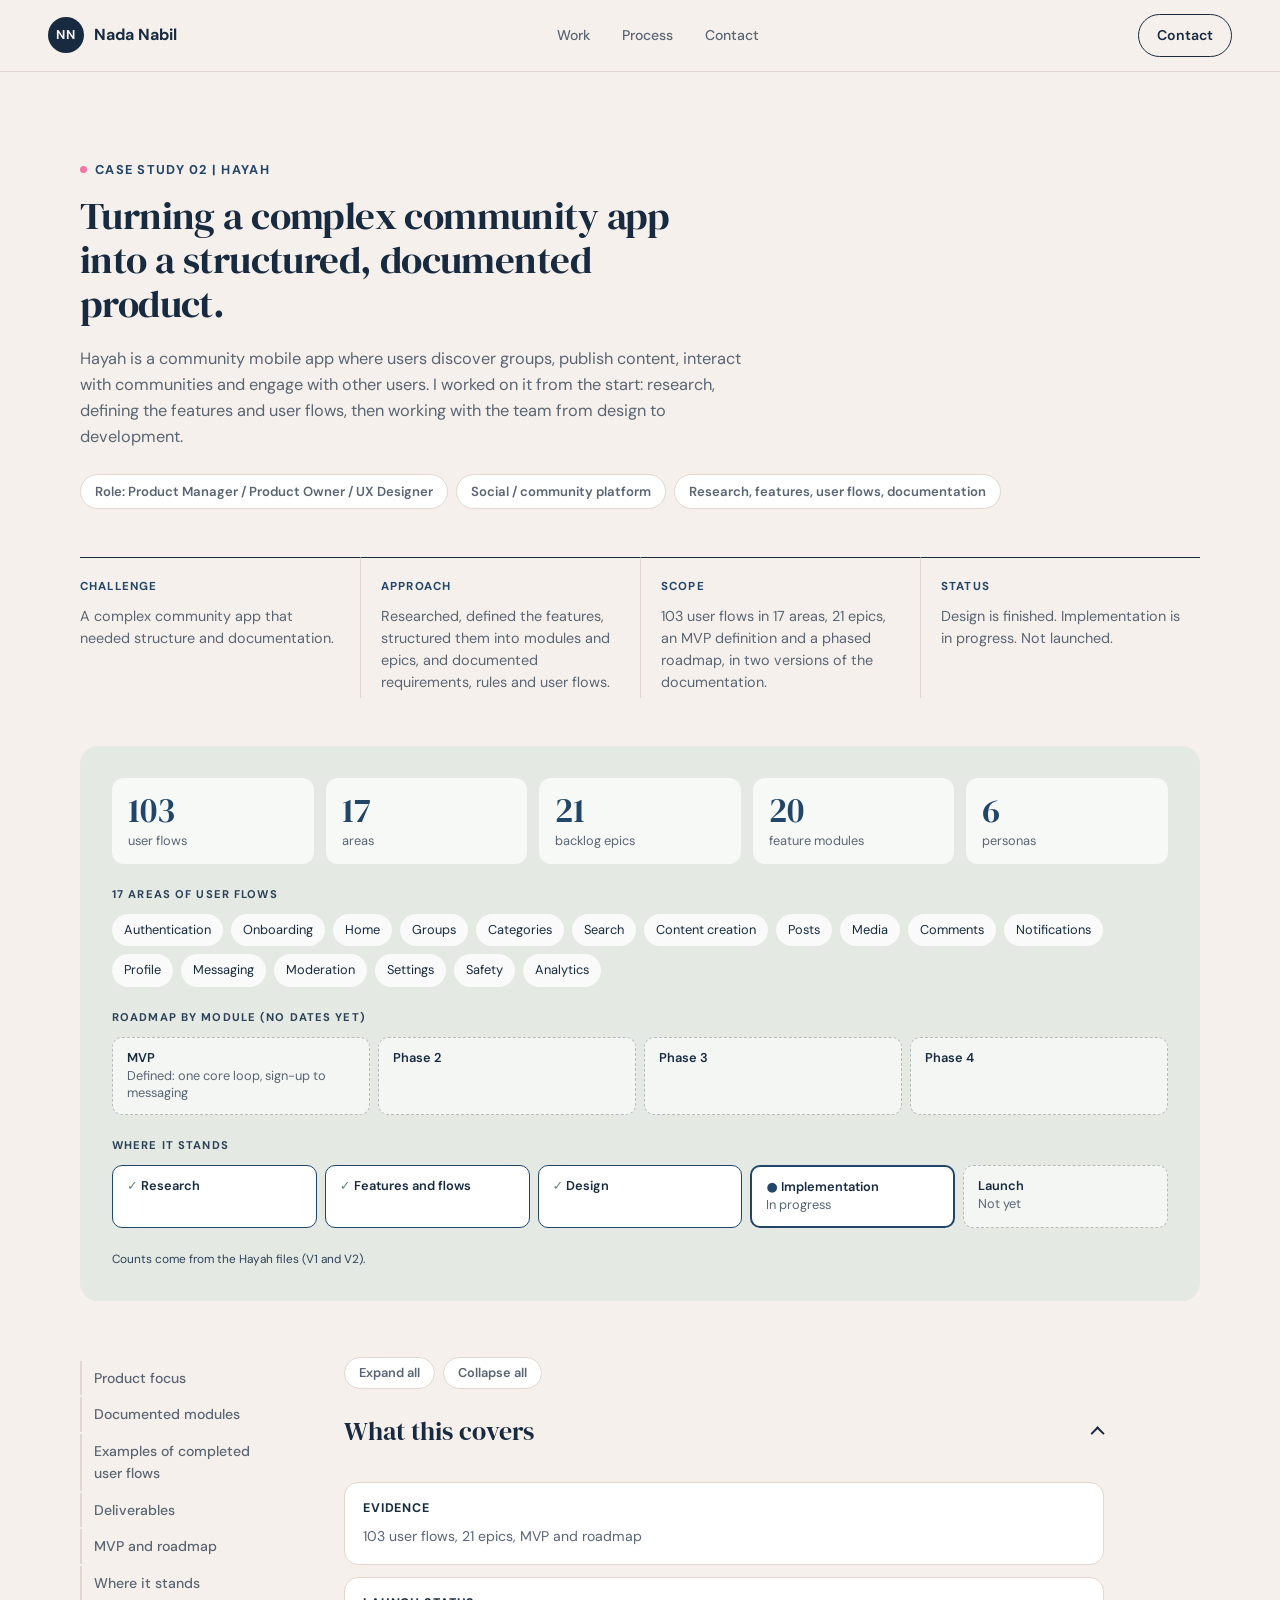
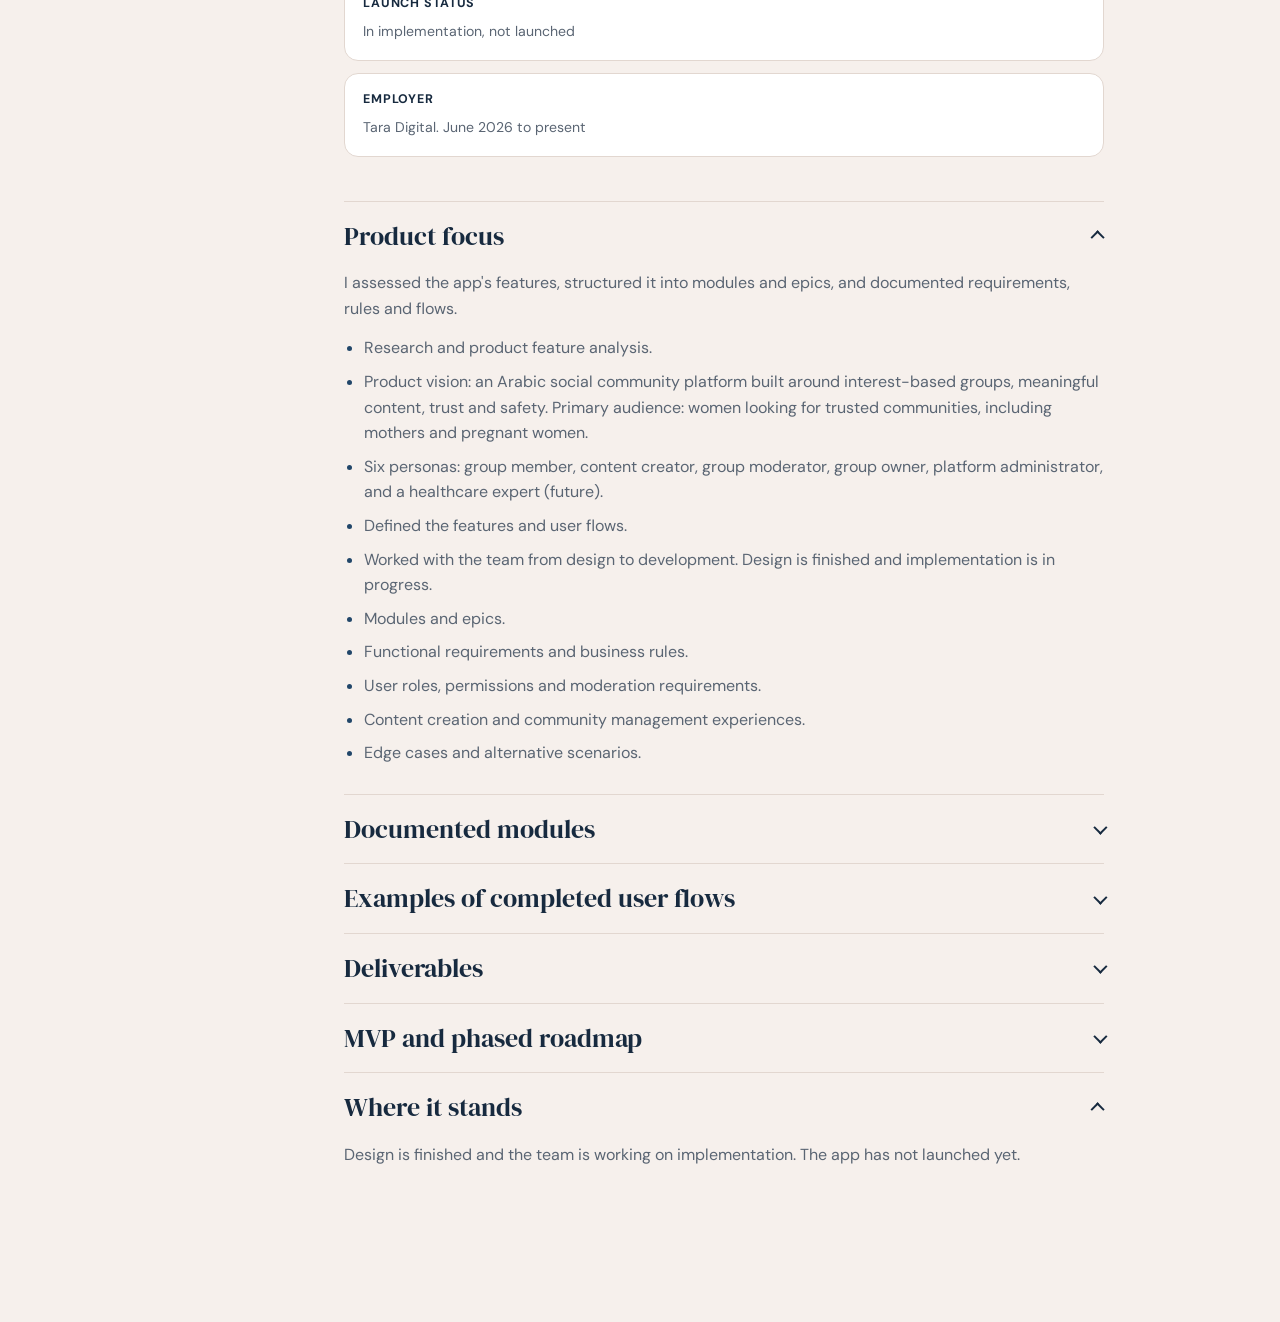
<file: case-study-hayah.html>
<!DOCTYPE html>
<html lang="en">
<head>
  <meta charset="UTF-8" />
  <meta name="viewport" content="width=device-width, initial-scale=1.0" />
  <title>Case Study | Hayah</title>
  <meta
    name="description"
    content="Case study: Hayah"
  />
  <link rel="icon" href="favicon.svg" type="image/svg+xml" />
  <link rel="stylesheet" href="styles.css" />
<link rel="preconnect" href="https://fonts.googleapis.com"><link rel="preconnect" href="https://fonts.gstatic.com" crossorigin><link href="https://fonts.googleapis.com/css2?family=DM+Sans:wght@400;500;600;700&family=DM+Serif+Display&display=swap" rel="stylesheet"></head>
<body>
  <header class="site-header">
    <a class="brand" href="index.html"><span>NN</span><strong>Nada Nabil</strong></a>
    <nav class="main-nav" aria-label="Main navigation">
      <a href="index.html#work">Work</a>
      <a href="index.html#process">Process</a>
      <a href="index.html#contact">Contact</a>
    </nav>
    <a class="nav-cta" href="index.html#contact">Contact</a>
  </header>

  <main>
    <section class="detail-hero">
      <p class="eyebrow">Case Study 02 | Hayah</p>
      <h1>Turning a complex community app into a structured, documented product.</h1>
      <p>Hayah is a community mobile app where users discover groups, publish content, interact with communities and engage with other users. I worked on it from the start: research, defining the features and user flows, then working with the team from design to development.</p>
      <div class="detail-meta"><span>Role: Product Manager / Product Owner / UX Designer</span><span>Social / community platform</span><span>Research, features, user flows, documentation</span></div>
    </section>
    <section class="case-strip" aria-label="Case summary">
      <div><small>Challenge</small><p>A complex community app that needed structure and documentation.</p></div>
      <div><small>Approach</small><p>Researched, defined the features, structured them into modules and epics, and documented requirements, rules and user flows.</p></div>
      <div><small>Scope</small><p>103 user flows in 17 areas, 21 epics, an MVP definition and a phased roadmap, in two versions of the documentation.</p></div>
      <div><small>Status</small><p>Design is finished. Implementation is in progress. Not launched.</p></div>
    </section>
    <section class="cv" aria-label="Case at a glance"><div class="cv-inner" style="--c:var(--sage)"><div class="cv-stats"><div class="cv-stat"><strong>103</strong><span>user flows</span></div><div class="cv-stat"><strong>17</strong><span>areas</span></div><div class="cv-stat"><strong>21</strong><span>backlog epics</span></div><div class="cv-stat"><strong>20</strong><span>feature modules</span></div><div class="cv-stat"><strong>6</strong><span>personas</span></div></div><div><p class="cv-label">17 areas of user flows</p><div class="cv-chips"><span>Authentication</span><span>Onboarding</span><span>Home</span><span>Groups</span><span>Categories</span><span>Search</span><span>Content creation</span><span>Posts</span><span>Media</span><span>Comments</span><span>Notifications</span><span>Profile</span><span>Messaging</span><span>Moderation</span><span>Settings</span><span>Safety</span><span>Analytics</span></div></div><div><p class="cv-label">Roadmap by module (no dates yet)</p><div class="cv-steps"><div class="cv-step"><b>MVP</b>Defined: one core loop, sign-up to messaging</div><div class="cv-step "><b>Phase 2</b></div><div class="cv-step "><b>Phase 3</b></div><div class="cv-step "><b>Phase 4</b></div></div></div><div><p class="cv-label">Where it stands</p><div class="cv-steps"><div class="cv-step done"><b>Research</b></div><div class="cv-step done"><b>Features and flows</b></div><div class="cv-step done"><b>Design</b></div><div class="cv-step now"><b>Implementation</b>In progress</div><div class="cv-step "><b>Launch</b>Not yet</div></div></div><p class="cv-note">Counts come from the Hayah files (V1 and V2).</p></div></section>
    <section class="detail-body">
      <aside class="detail-toc"><a href="#overview">Product focus</a><a href="#modules">Documented modules</a><a href="#flows">Examples of completed user flows</a><a href="#deliverables">Deliverables</a><a href="#mvp">MVP and roadmap</a><a href="#outcome">Where it stands</a></aside>
      <article class="detail-content">
        <section id="status"><h2>What this covers</h2><div class="detail-grid"><div><strong>Evidence</strong><span>103 user flows, 21 epics, MVP and roadmap</span></div><div><strong>Launch status</strong><span>In implementation, not launched</span></div><div><strong>Employer</strong><span>Tara Digital. June 2026 to present</span></div></div></section>
        <section id="overview"><h2>Product focus</h2><p>I assessed the app's features, structured it into modules and epics, and documented requirements, rules and flows.</p><ul class="cs-list"><li>Research and product feature analysis.</li><li>Product vision: an Arabic social community platform built around interest-based groups, meaningful content, trust and safety. Primary audience: women looking for trusted communities, including mothers and pregnant women.</li><li>Six personas: group member, content creator, group moderator, group owner, platform administrator, and a healthcare expert (future).</li><li>Defined the features and user flows.</li><li>Worked with the team from design to development. Design is finished and implementation is in progress.</li><li>Modules and epics.</li><li>Functional requirements and business rules.</li><li>User roles, permissions and moderation requirements.</li><li>Content creation and community management experiences.</li><li>Edge cases and alternative scenarios.</li></ul></section><section id="modules"><h2>Documented modules</h2><p>Authentication and onboarding, home feed, groups and communities, categories, search and discovery, content creation, posts and media, comments, notifications, user profiles, messaging, moderation and safety, gamification, AI features, analytics and admin.</p></section><section id="flows"><h2>Examples of completed user flows</h2><div class="detail-grid"><div><strong>Authentication</strong><span>Register, social login, forgot password, guest mode, logout, delete account</span></div><div><strong>Home feed</strong><span>Browse feed, trending posts, continue reading, recently viewed</span></div><div><strong>Groups</strong><span>Browse, join, leave, create, delete, manage members, report</span></div><div><strong>Categories</strong><span>Browse, follow, unfollow, suggested categories</span></div><div><strong>Search</strong><span>Keyword, users, groups, categories, tags</span></div><div><strong>Content creation</strong><span>Create, save draft, publish, schedule, discard draft</span></div></div></section><section id="deliverables"><h2>Deliverables</h2><ul class="cs-list"><li>Product overview, vision and six personas</li><li>Modules overview and feature inventory</li><li>Feature specifications for 20 modules</li><li>Business rules, and roles and permissions for the app and the admin panel</li><li>Product flows documentation and technical specifications</li><li>103 user flows in 17 areas: authentication, onboarding, home, groups, categories, search, content creation, posts, media, comments, notifications, profile, messaging, moderation, settings, safety and analytics</li><li>Product backlog with 21 epics</li><li>Two versions of the full documentation set (V1 and V2)</li></ul></section><section id="mvp"><h2>MVP and phased roadmap</h2><ul class="cs-list"><li>Defined the MVP around one core loop: sign up, onboarding and interests, home, discover and join groups, read posts, interact, create a post, search, profile, notifications and messaging.</li><li>Rule for the MVP: every feature that goes in works end to end. Basic safety, moderation and admin go in from the first release, because the app is built on user-generated content.</li><li>AI, advanced personalization and advanced gamification are deferred until there is real usage and data.</li><li>Phased roadmap by module: MVP, then three later phases (discovery and engagement, personalization and gamification, then AI and advanced features).</li></ul></section><section id="outcome"><h2>Where it stands</h2><p>Design is finished and the team is working on implementation. The app has not launched yet.</p></section>
      </article>
    </section>
  </main>
  <script src="interactions.js"></script>
</body>
</html>
</file>
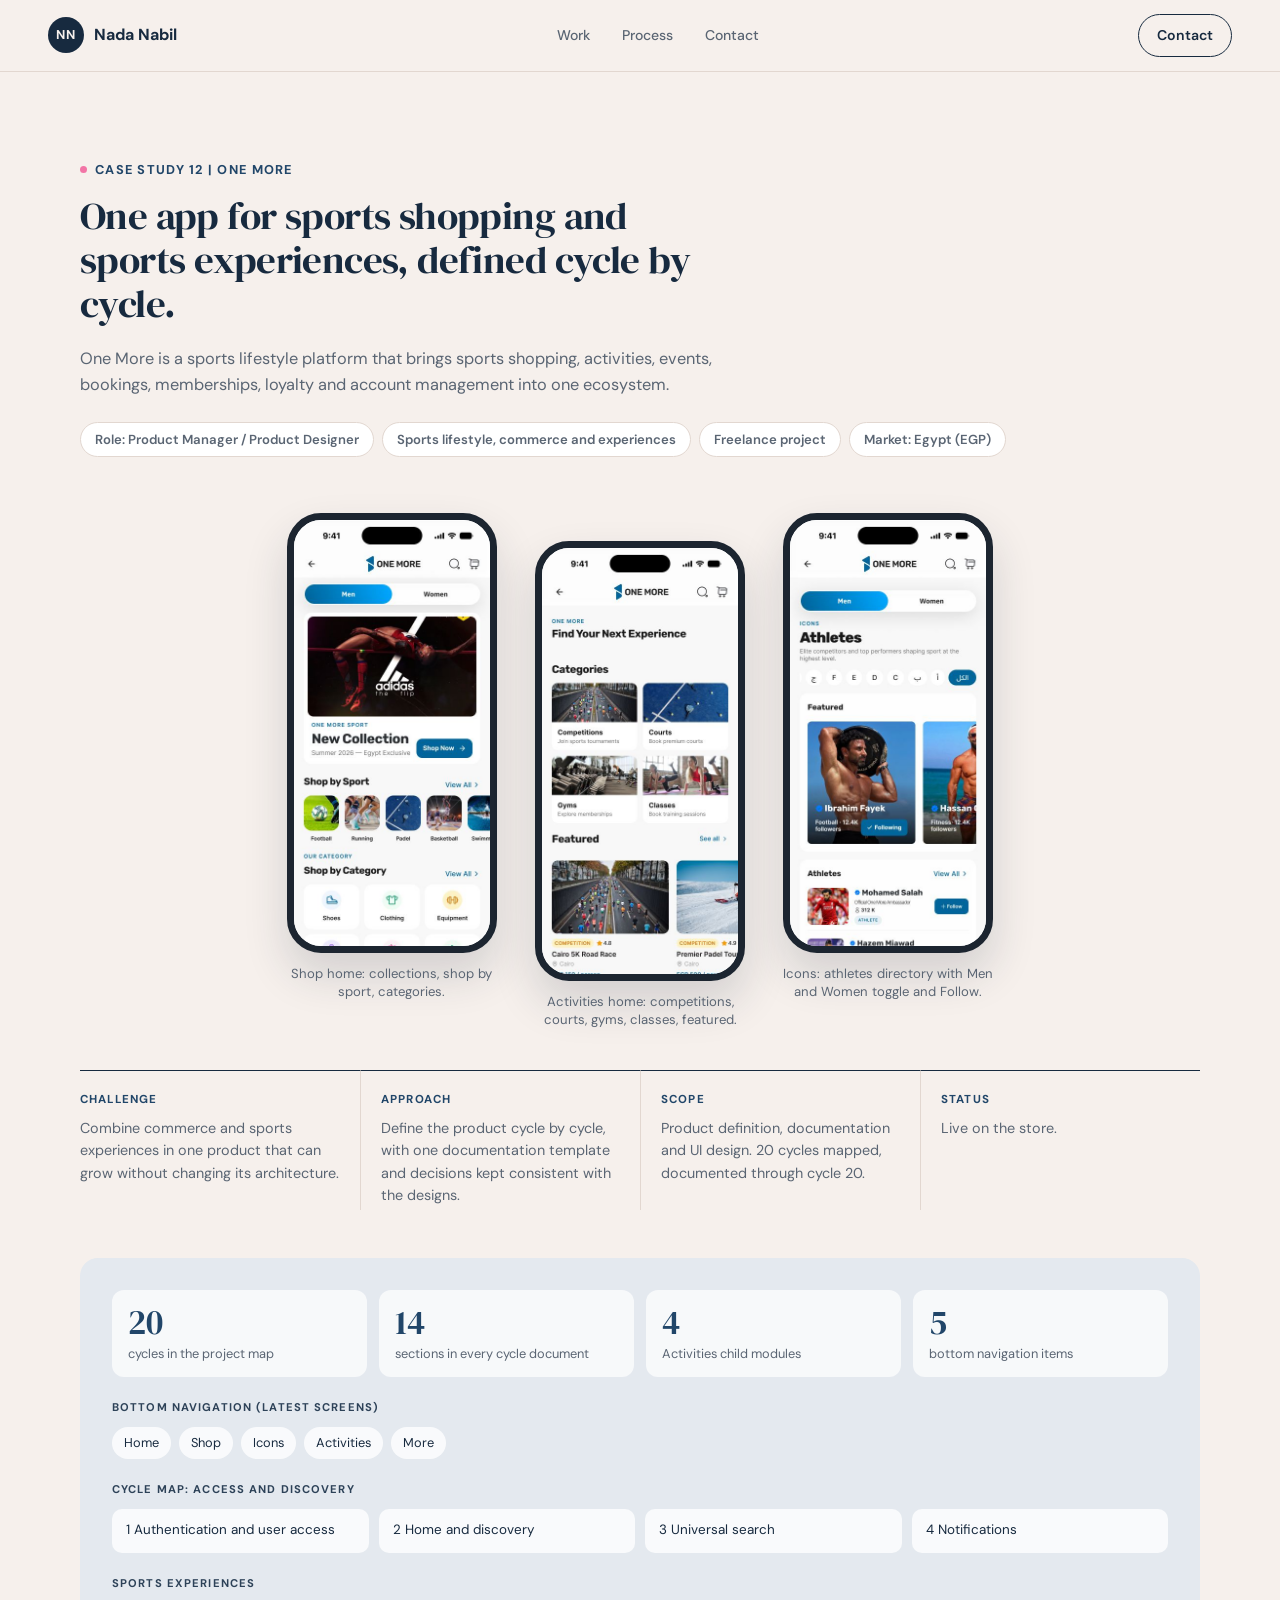
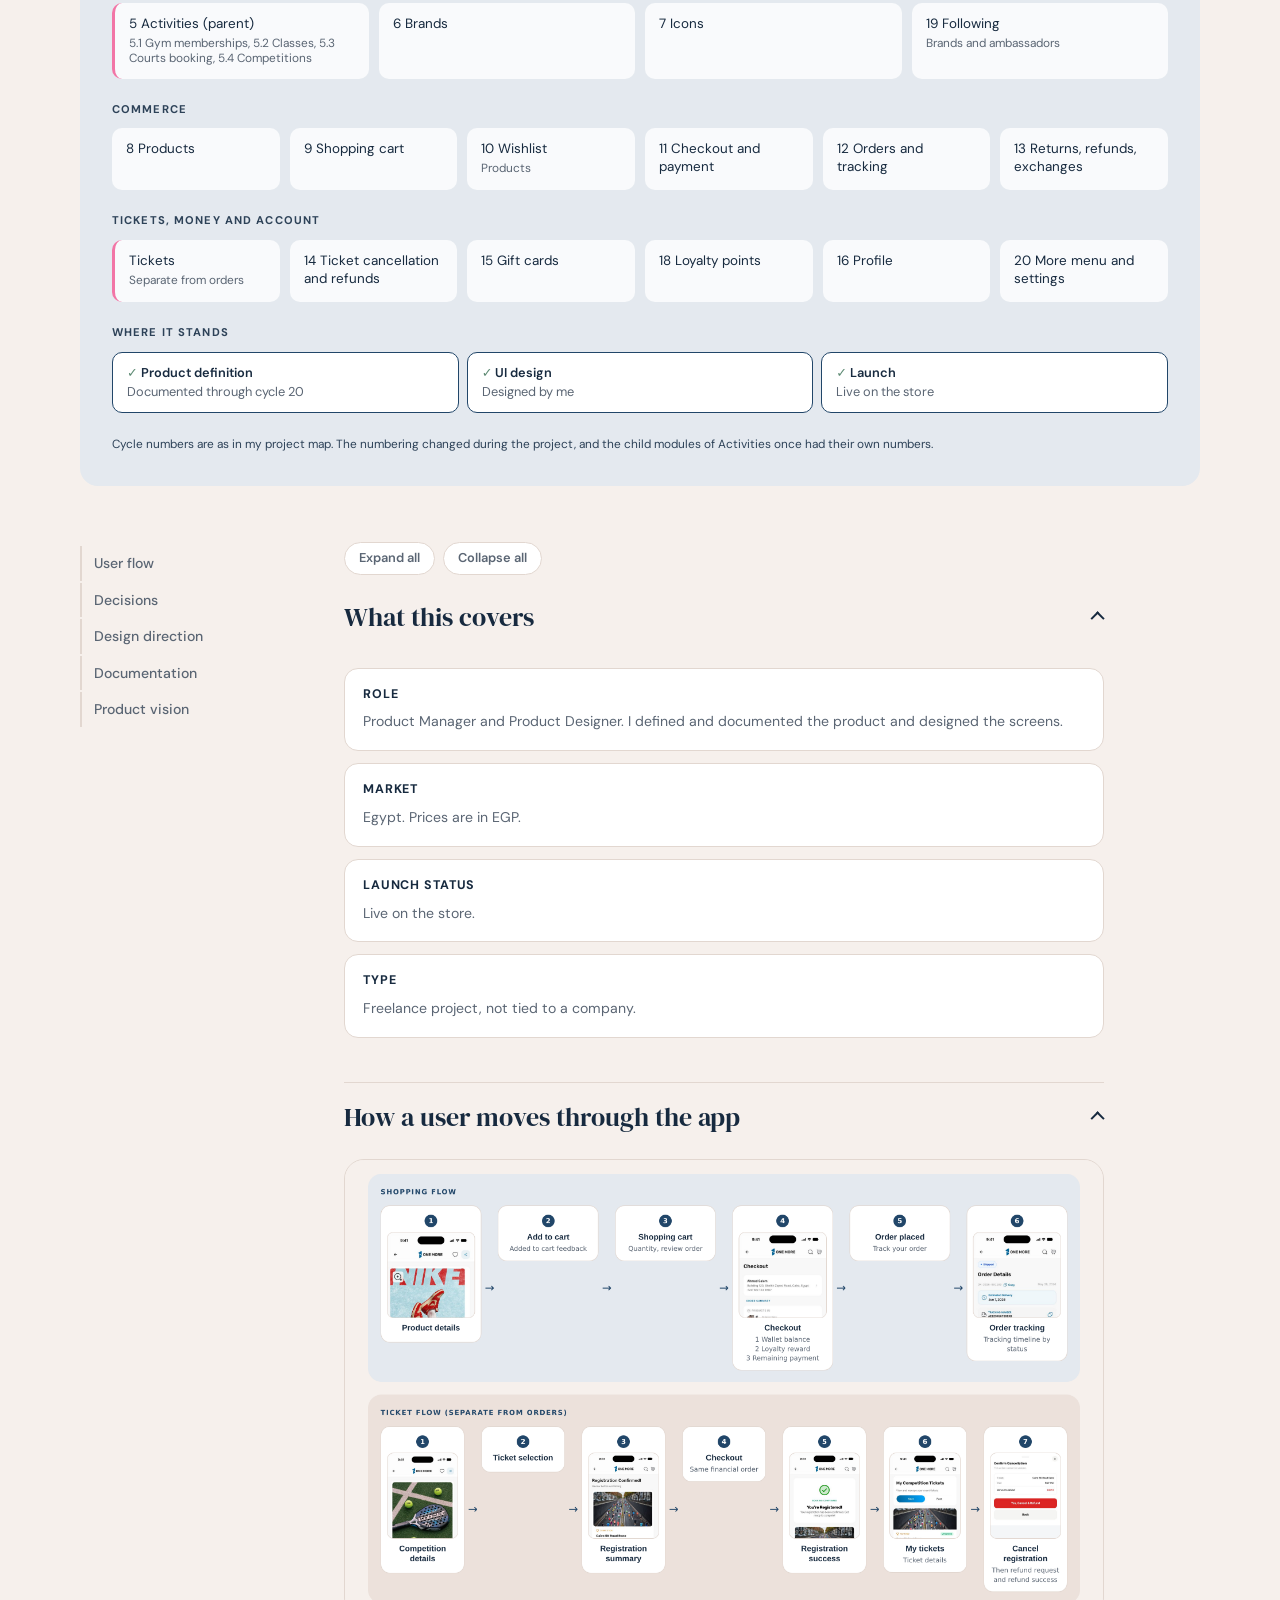
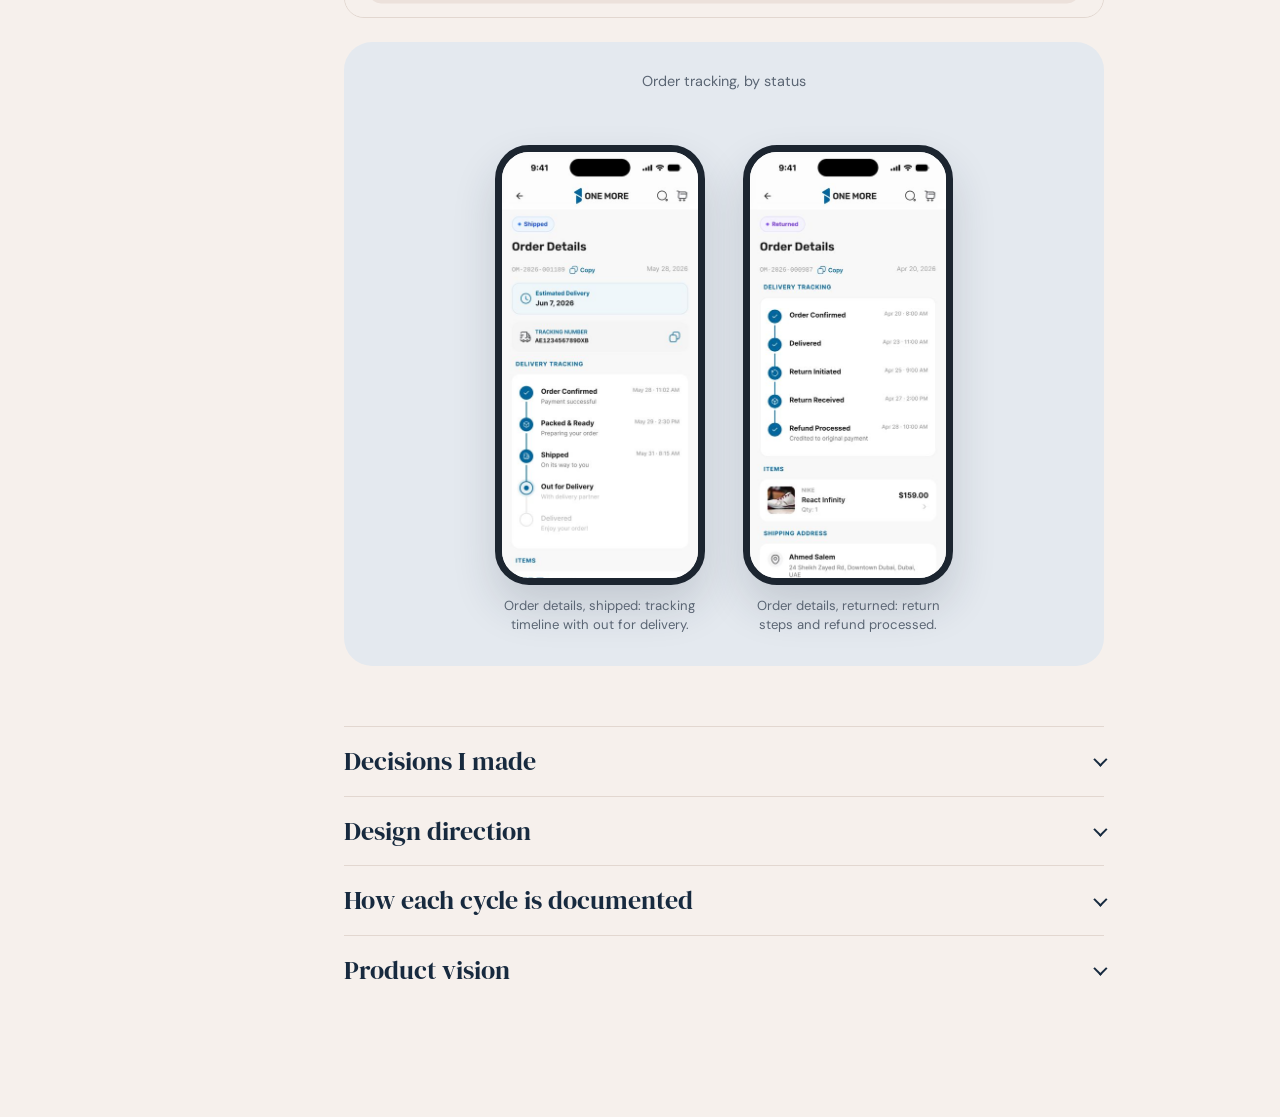
<file: case-study-one-more.html>
<!DOCTYPE html>
<html lang="en">
<head>
  <meta charset="UTF-8" />
  <meta name="viewport" content="width=device-width, initial-scale=1.0" />
  <title>Case Study | One More</title>
  <meta
    name="description"
    content="Case study: One More"
  />
  <link rel="icon" href="favicon.svg" type="image/svg+xml" />
  <link rel="stylesheet" href="styles.css" />
<link rel="preconnect" href="https://fonts.googleapis.com"><link rel="preconnect" href="https://fonts.gstatic.com" crossorigin><link href="https://fonts.googleapis.com/css2?family=DM+Sans:wght@400;500;600;700&family=DM+Serif+Display&display=swap" rel="stylesheet"></head>
<body>
  <header class="site-header">
    <a class="brand" href="index.html"><span>NN</span><strong>Nada Nabil</strong></a>
    <nav class="main-nav" aria-label="Main navigation">
      <a href="index.html#work">Work</a>
      <a href="index.html#process">Process</a>
      <a href="index.html#contact">Contact</a>
    </nav>
    <a class="nav-cta" href="index.html#contact">Contact</a>
  </header>

  
  <main>
    <section class="detail-hero">
      <p class="eyebrow">Case Study 12 | One More</p>
      <h1>One app for sports shopping and sports experiences, defined cycle by cycle.</h1>
      <p>One More is a sports lifestyle platform that brings sports shopping, activities, events, bookings, memberships, loyalty and account management into one ecosystem.</p>
      <div class="detail-meta"><span>Role: Product Manager / Product Designer</span><span>Sports lifestyle, commerce and experiences</span><span>Freelance project</span><span>Market: Egypt (EGP)</span></div>
    </section>
    <section class="phones phones-hero" aria-label="Key screens"><figure class="phone"><div class="phone-frame"><img src="assets/onemore/shop-home.jpg" alt="One More shop home" loading="lazy" width="402" height="870"></div><figcaption>Shop home: collections, shop by sport, categories.</figcaption></figure><figure class="phone"><div class="phone-frame"><img src="assets/onemore/activities-home.jpg" alt="One More activities home" loading="lazy" width="402" height="870"></div><figcaption>Activities home: competitions, courts, gyms, classes, featured.</figcaption></figure><figure class="phone"><div class="phone-frame"><img src="assets/onemore/icons-athletes.jpg" alt="One More athletes directory" loading="lazy" width="402" height="870"></div><figcaption>Icons: athletes directory with Men and Women toggle and Follow.</figcaption></figure></section>
    <section class="case-strip" aria-label="Case summary">
      <div><small>Challenge</small><p>Combine commerce and sports experiences in one product that can grow without changing its architecture.</p></div>
      <div><small>Approach</small><p>Define the product cycle by cycle, with one documentation template and decisions kept consistent with the designs.</p></div>
      <div><small>Scope</small><p>Product definition, documentation and UI design. 20 cycles mapped, documented through cycle 20.</p></div>
      <div><small>Status</small><p>Live on the store.</p></div>
    </section>
    <section class="cv" aria-label="Case at a glance"><div class="cv-inner" style="--c:var(--mist)"><div class="cv-stats"><div class="cv-stat"><strong>20</strong><span>cycles in the project map</span></div><div class="cv-stat"><strong>14</strong><span>sections in every cycle document</span></div><div class="cv-stat"><strong>4</strong><span>Activities child modules</span></div><div class="cv-stat"><strong>5</strong><span>bottom navigation items</span></div></div><div><p class="cv-label">Bottom navigation (latest screens)</p><div class="cv-chips"><span>Home</span><span>Shop</span><span>Icons</span><span>Activities</span><span>More</span></div></div><div><p class="cv-label">Cycle map: access and discovery</p><div class="cv-tiles"><div class="cv-tile">1  Authentication and user access<small></small></div><div class="cv-tile">2  Home and discovery<small></small></div><div class="cv-tile">3  Universal search<small></small></div><div class="cv-tile">4  Notifications<small></small></div></div></div><div><p class="cv-label">Sports experiences</p><div class="cv-tiles"><div class="cv-tile own">5  Activities (parent)<small>5.1 Gym memberships, 5.2 Classes, 5.3 Courts booking, 5.4 Competitions</small></div><div class="cv-tile">6  Brands<small></small></div><div class="cv-tile">7  Icons<small></small></div><div class="cv-tile">19  Following<small>Brands and ambassadors</small></div></div></div><div><p class="cv-label">Commerce</p><div class="cv-tiles"><div class="cv-tile">8  Products<small></small></div><div class="cv-tile">9  Shopping cart<small></small></div><div class="cv-tile">10  Wishlist<small>Products</small></div><div class="cv-tile">11  Checkout and payment<small></small></div><div class="cv-tile">12  Orders and tracking<small></small></div><div class="cv-tile">13  Returns, refunds, exchanges<small></small></div></div></div><div><p class="cv-label">Tickets, money and account</p><div class="cv-tiles"><div class="cv-tile own">Tickets<small>Separate from orders</small></div><div class="cv-tile">14  Ticket cancellation and refunds<small></small></div><div class="cv-tile">15  Gift cards<small></small></div><div class="cv-tile">18  Loyalty points<small></small></div><div class="cv-tile">16  Profile<small></small></div><div class="cv-tile">20  More menu and settings<small></small></div></div></div><div><p class="cv-label">Where it stands</p><div class="cv-steps"><div class="cv-step done"><b>Product definition</b>Documented through cycle 20</div><div class="cv-step done"><b>UI design</b>Designed by me</div><div class="cv-step done"><b>Launch</b>Live on the store</div></div></div><p class="cv-note">Cycle numbers are as in my project map. The numbering changed during the project, and the child modules of Activities once had their own numbers.</p></div></section>
        <section class="detail-body">
      <aside class="detail-toc"><a href="#flow">User flow</a><a href="#decisions">Decisions</a><a href="#design">Design direction</a><a href="#docs">Documentation</a><a href="#overview">Product vision</a></aside>
      <article class="detail-content">
        <section id="status"><h2>What this covers</h2><div class="detail-grid"><div><strong>Role</strong><span>Product Manager and Product Designer. I defined and documented the product and designed the screens.</span></div><div><strong>Market</strong><span>Egypt. Prices are in EGP.</span></div><div><strong>Launch status</strong><span>Live on the store.</span></div><div><strong>Type</strong><span>Freelance project, not tied to a company.</span></div></div></section>
        <section id="flow"><h2>How a user moves through the app</h2><figure class="flow-img"><img src="assets/onemore/user-flow.png" alt="User flow diagram: shopping flow from product details to order tracking, and a separate ticket flow from competition details to cancel registration" loading="lazy"></figure><div class="phones phones-inline"><p class="phones-note">Order tracking, by status</p><figure class="phone"><div class="phone-frame"><img src="assets/onemore/order-shipped.jpg" alt="One More order details shipped" loading="lazy" width="402" height="870"></div><figcaption>Order details, shipped: tracking timeline with out for delivery.</figcaption></figure><figure class="phone"><div class="phone-frame"><img src="assets/onemore/order-returned.jpg" alt="One More order details returned" loading="lazy" width="402" height="870"></div><figcaption>Order details, returned: return steps and refund processed.</figcaption></figure></div></section>
        <section id="decisions"><h2>Decisions I made</h2><section class="cv" aria-label="Case at a glance"><div class="cv-inner" style="--c:var(--sky)"><div><p class="cv-label">Gift card to wallet, one journey</p><div class="cv-steps"><div class="cv-step "><b>Buy gift card</b></div><div class="cv-step "><b>Receive code</b></div><div class="cv-step "><b>Redeem</b>Separate journey from buying</div><div class="cv-step "><b>Credit becomes wallet balance</b>No separate gift card balance</div><div class="cv-step "><b>Spend wallet balance</b></div></div></div><div><p class="cv-label">Kept separate on purpose</p><div class="cv-tiles"><div class="cv-tile">Wishlist<small>Stores products</small></div><div class="cv-tile">Following<small>Stores brands and ambassadors</small></div><div class="cv-tile">Tickets<small>Not shopping orders</small></div><div class="cv-tile">Ticket refunds<small>Not product returns</small></div><div class="cv-tile">Loyalty points<small>A reward currency, not cash</small></div><div class="cv-tile own">Wallet<small>The balance hub</small></div></div></div></div></section>
        <div class="phones phones-inline"><p class="phones-note">Where these decisions show up in the screens</p><figure class="phone"><div class="phone-frame"><img src="assets/onemore/checkout.jpg" alt="One More checkout" loading="lazy" width="402" height="870"></div><figcaption>Checkout: wallet balance, gift card and loyalty toggles, payment methods.</figcaption></figure><figure class="phone"><div class="phone-frame"><img src="assets/onemore/tickets-upcoming.jpg" alt="One More competition tickets" loading="lazy" width="402" height="870"></div><figcaption>My competition tickets: separate from product orders.</figcaption></figure><figure class="phone"><div class="phone-frame"><img src="assets/onemore/my-orders.jpg" alt="One More orders" loading="lazy" width="402" height="870"></div><figcaption>My orders: product orders with status labels.</figcaption></figure></div>
        <div class="detail-grid">
        <div><strong>Activities is a parent module</strong><span>Gym memberships, classes, courts booking and competitions are four independent child modules. Each has its own documentation and booking flow, and I did not assume they share the same logic. Guests can browse. Signing in is required before booking.</span></div>
        <div><strong>Redeemed gift cards become wallet balance</strong><span>Wallet is the central balance hub. Once a gift card is redeemed, its value is wallet balance, with no separate stored balance. Buying and redeeming are separate journeys.</span></div>
        <div><strong>Loyalty points are not cash</strong><span>Points are a reward currency, redeemed for rewards that apply at checkout under their conditions. If the wallet covers the full amount, no other payment method is needed.</span></div>
        <div><strong>Wishlist and following are different</strong><span>Wishlist stores products. Following stores brands and ambassadors.</span></div>
        <div><strong>Tickets are separate from orders</strong><span>Tickets belong to activities and competitions. Ticket cancellation and refunds are documented apart from product returns and refunds.</span></div>
        <div><strong>No duplicate features, no silent changes</strong><span>A feature lives in one module. Changes to the approved architecture are discussed for impact first, and cycle numbers are not renumbered silently.</span></div>
        </div></section>
        <section id="design"><h2>Design direction</h2><section class="cv" aria-label="Case at a glance"><div class="cv-inner" style="--c:var(--sand)"><div><p class="cv-label">Colors from the established identity</p><div class="cv-tiles"><div class="cv-tile" style="border-left:14px solid #F8F8F6">Off-white<small>#F8F8F6</small></div><div class="cv-tile" style="border-left:14px solid #111111">Charcoal<small>#111111</small></div><div class="cv-tile" style="border-left:14px solid #FFFFFF">White cards<small>#FFFFFF</small></div><div class="cv-tile" style="border-left:14px solid #00669B">One More Blue<small>#00669B</small></div></div></div><div><p class="cv-label">Direction</p><div class="cv-chips"><span>Minimal</span><span>Premium</span><span>Clean</span><span>Modern</span><span>Sport-oriented</span><span>Editorial where it fits</span></div></div><div><p class="cv-label">Avoided</p><div class="cv-chips"><span>Gradients</span><span>Neon colors</span><span>Gaming look</span><span>Glassmorphism</span><span>Excess decoration</span></div></div></div></section><p>I designed the screens. They follow one established identity: reusable components, consistent cards and spacing, clear primary and secondary actions, and accessible states. The latest screens are the visual reference for navigation and layout.</p></section>
        <section id="docs"><h2>How each cycle is documented</h2><section class="cv" aria-label="Case at a glance"><div class="cv-inner" style="--c:var(--lav)"><div><p class="cv-label">The 14 sections in every cycle document</p><div class="cv-chips"><span>Objective</span><span>User stories</span><span>Entry points</span><span>Main flow</span><span>Information architecture</span><span>Screens checklist</span><span>Features</span><span>Business rules</span><span>Edge cases</span><span>Empty states</span><span>Success states</span><span>Error states</span><span>Loading states</span><span>Analytics events</span></div></div></div></section><p>Every cycle gets the same 14-section document, including empty, success, error and loading states, so developers get the same structure each time.</p></section>
        <section id="overview"><h2>Product vision</h2><ul class="cs-list"><li>Icons: directories of athletes, coaches, celebrities and influencers, each with a profile that users can follow (shown in the screens above).</li><li>Commerce: discovery, shopping, cart, wishlist, checkout, payments, orders, returns and refunds, gift cards.</li><li>Sports experiences: activities, competitions, courts booking, classes, gym memberships, tickets, brands, ambassadors, following and loyalty.</li><li>Built to take new features without major architecture changes.</li><li>The More menu groups the wallet summary, quick access to orders, tickets, wishlist, gift cards, following and notifications, and settings.</li></ul></section>
      </article>
    </section>
  </main>
  <script src="interactions.js"></script>
</body>
</html>
</file>
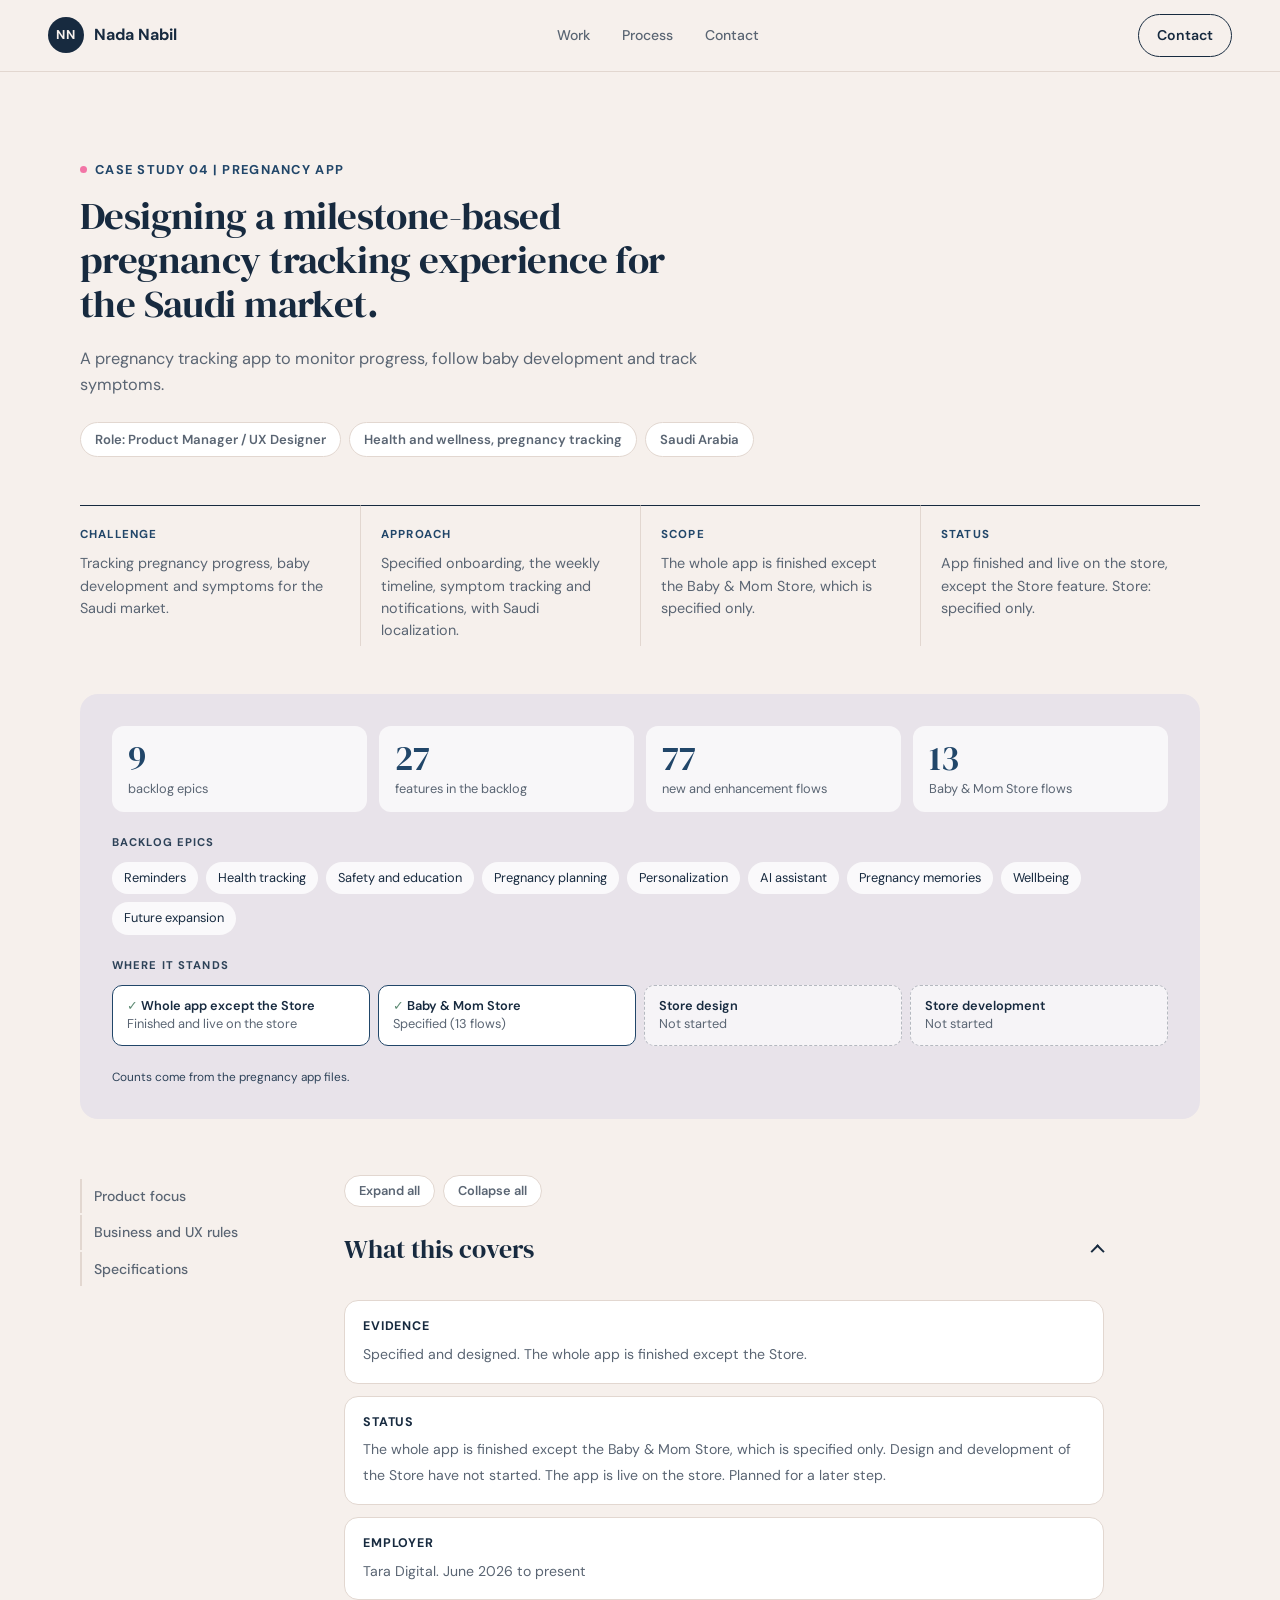
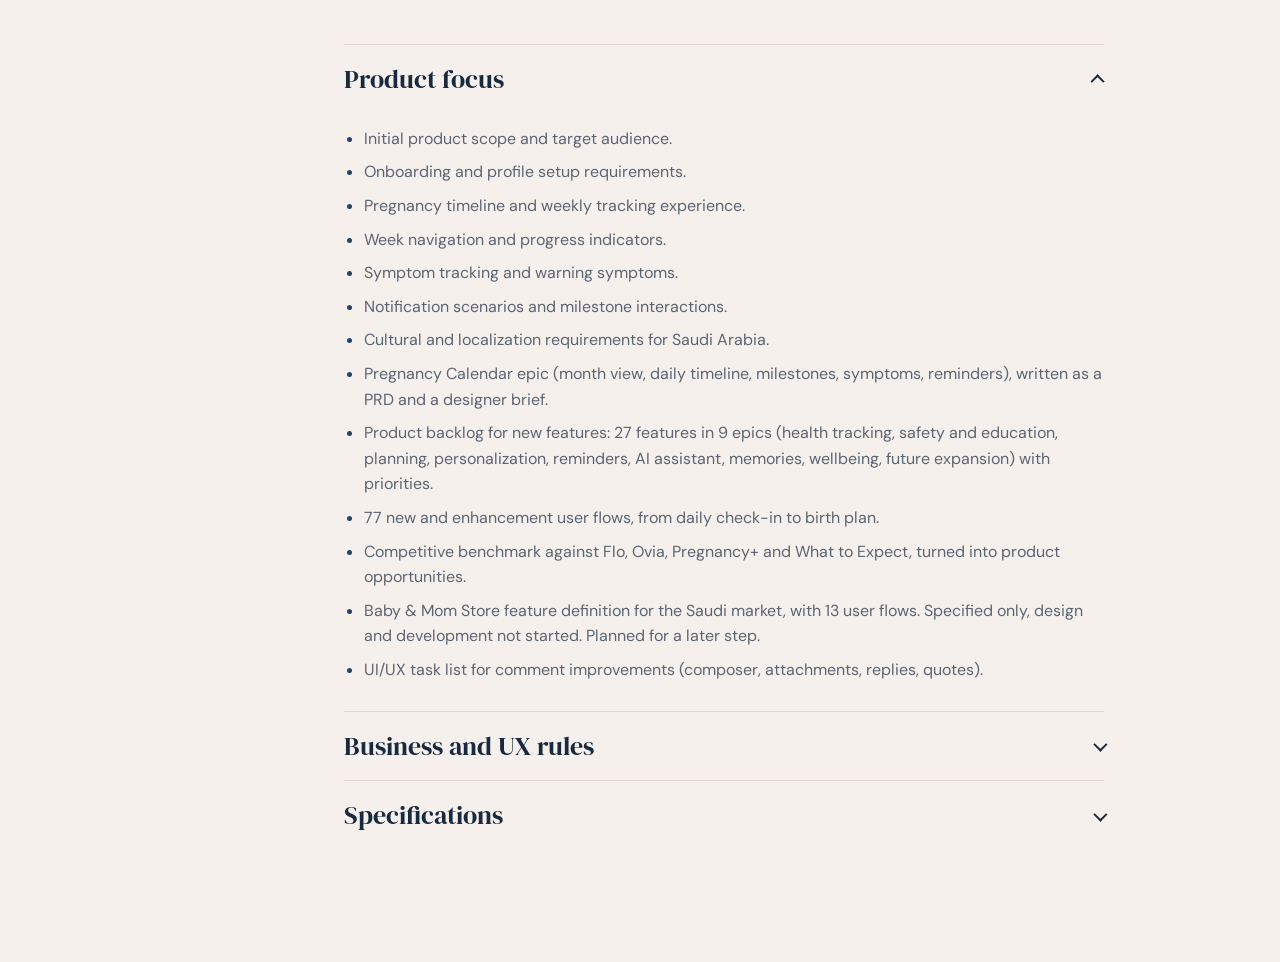
<file: case-study-pregnancy-app.html>
<!DOCTYPE html>
<html lang="en">
<head>
  <meta charset="UTF-8" />
  <meta name="viewport" content="width=device-width, initial-scale=1.0" />
  <title>Case Study | Pregnancy App</title>
  <meta
    name="description"
    content="Case study: Pregnancy App"
  />
  <link rel="icon" href="favicon.svg" type="image/svg+xml" />
  <link rel="stylesheet" href="styles.css" />
<link rel="preconnect" href="https://fonts.googleapis.com"><link rel="preconnect" href="https://fonts.gstatic.com" crossorigin><link href="https://fonts.googleapis.com/css2?family=DM+Sans:wght@400;500;600;700&family=DM+Serif+Display&display=swap" rel="stylesheet"></head>
<body>
  <header class="site-header">
    <a class="brand" href="index.html"><span>NN</span><strong>Nada Nabil</strong></a>
    <nav class="main-nav" aria-label="Main navigation">
      <a href="index.html#work">Work</a>
      <a href="index.html#process">Process</a>
      <a href="index.html#contact">Contact</a>
    </nav>
    <a class="nav-cta" href="index.html#contact">Contact</a>
  </header>

  <main>
    <section class="detail-hero">
      <p class="eyebrow">Case Study 04 | Pregnancy App</p>
      <h1>Designing a milestone-based pregnancy tracking experience for the Saudi market.</h1>
      <p>A pregnancy tracking app to monitor progress, follow baby development and track symptoms.</p>
      <div class="detail-meta"><span>Role: Product Manager / UX Designer</span><span>Health and wellness, pregnancy tracking</span><span>Saudi Arabia</span></div>
    </section>
    <section class="case-strip" aria-label="Case summary">
      <div><small>Challenge</small><p>Tracking pregnancy progress, baby development and symptoms for the Saudi market.</p></div>
      <div><small>Approach</small><p>Specified onboarding, the weekly timeline, symptom tracking and notifications, with Saudi localization.</p></div>
      <div><small>Scope</small><p>The whole app is finished except the Baby &amp; Mom Store, which is specified only.</p></div>
      <div><small>Status</small><p>App finished and live on the store, except the Store feature. Store: specified only.</p></div>
    </section>
    <section class="cv" aria-label="Case at a glance"><div class="cv-inner" style="--c:var(--lav)"><div class="cv-stats"><div class="cv-stat"><strong>9</strong><span>backlog epics</span></div><div class="cv-stat"><strong>27</strong><span>features in the backlog</span></div><div class="cv-stat"><strong>77</strong><span>new and enhancement flows</span></div><div class="cv-stat"><strong>13</strong><span>Baby &amp; Mom Store flows</span></div></div><div><p class="cv-label">Backlog epics</p><div class="cv-chips"><span>Reminders</span><span>Health tracking</span><span>Safety and education</span><span>Pregnancy planning</span><span>Personalization</span><span>AI assistant</span><span>Pregnancy memories</span><span>Wellbeing</span><span>Future expansion</span></div></div><div><p class="cv-label">Where it stands</p><div class="cv-steps"><div class="cv-step done"><b>Whole app except the Store</b>Finished and live on the store</div><div class="cv-step done"><b>Baby &amp; Mom Store</b>Specified (13 flows)</div><div class="cv-step "><b>Store design</b>Not started</div><div class="cv-step "><b>Store development</b>Not started</div></div></div><p class="cv-note">Counts come from the pregnancy app files.</p></div></section>
    <section class="detail-body">
      <aside class="detail-toc"><a href="#overview">Product focus</a><a href="#rules">Business and UX rules</a><a href="#specs">Specifications</a></aside>
      <article class="detail-content">
        <section id="status"><h2>What this covers</h2><div class="detail-grid"><div><strong>Evidence</strong><span>Specified and designed. The whole app is finished except the Store.</span></div><div><strong>Status</strong><span>The whole app is finished except the Baby &amp; Mom Store, which is specified only. Design and development of the Store have not started. The app is live on the store. Planned for a later step.</span></div><div><strong>Employer</strong><span>Tara Digital. June 2026 to present</span></div></div></section>
        <section id="overview"><h2>Product focus</h2><ul class="cs-list"><li>Initial product scope and target audience.</li><li>Onboarding and profile setup requirements.</li><li>Pregnancy timeline and weekly tracking experience.</li><li>Week navigation and progress indicators.</li><li>Symptom tracking and warning symptoms.</li><li>Notification scenarios and milestone interactions.</li><li>Cultural and localization requirements for Saudi Arabia.</li><li>Pregnancy Calendar epic (month view, daily timeline, milestones, symptoms, reminders), written as a PRD and a designer brief.</li><li>Product backlog for new features: 27 features in 9 epics (health tracking, safety and education, planning, personalization, reminders, AI assistant, memories, wellbeing, future expansion) with priorities.</li><li>77 new and enhancement user flows, from daily check-in to birth plan.</li><li>Competitive benchmark against Flo, Ovia, Pregnancy+ and What to Expect, turned into product opportunities.</li><li>Baby &amp; Mom Store feature definition for the Saudi market, with 13 user flows. Specified only, design and development not started. Planned for a later step.</li><li>UI/UX task list for comment improvements (composer, attachments, replies, quotes).</li></ul></section><section id="rules"><h2>Business and UX rules</h2><div class="detail-grid"><div><strong>Calendar</strong><span>Gregorian calendar as the default experience.</span></div><div><strong>Week 38 onward</strong><span>A daily birth-status prompt.</span></div><div><strong>Week 40</strong><span>A different bottom-sheet experience.</span></div><div><strong>Notifications</strong><span>Structured symptom and pregnancy-related scenarios.</span></div></div></section><section id="specs"><h2>Specifications</h2><ul class="cs-list"><li>Splash and onboarding</li><li>Profile setup</li><li>Pregnancy timeline and weekly selector</li><li>Baby development by week, size comparison, due date display</li><li>Progress indicator</li><li>Symptom tracking and warning symptoms</li><li>Milestone notifications</li><li>Week 38 to 40 birth-status interaction rules</li></ul></section>
      </article>
    </section>
  </main>
  <script src="interactions.js"></script>
</body>
</html>
</file>
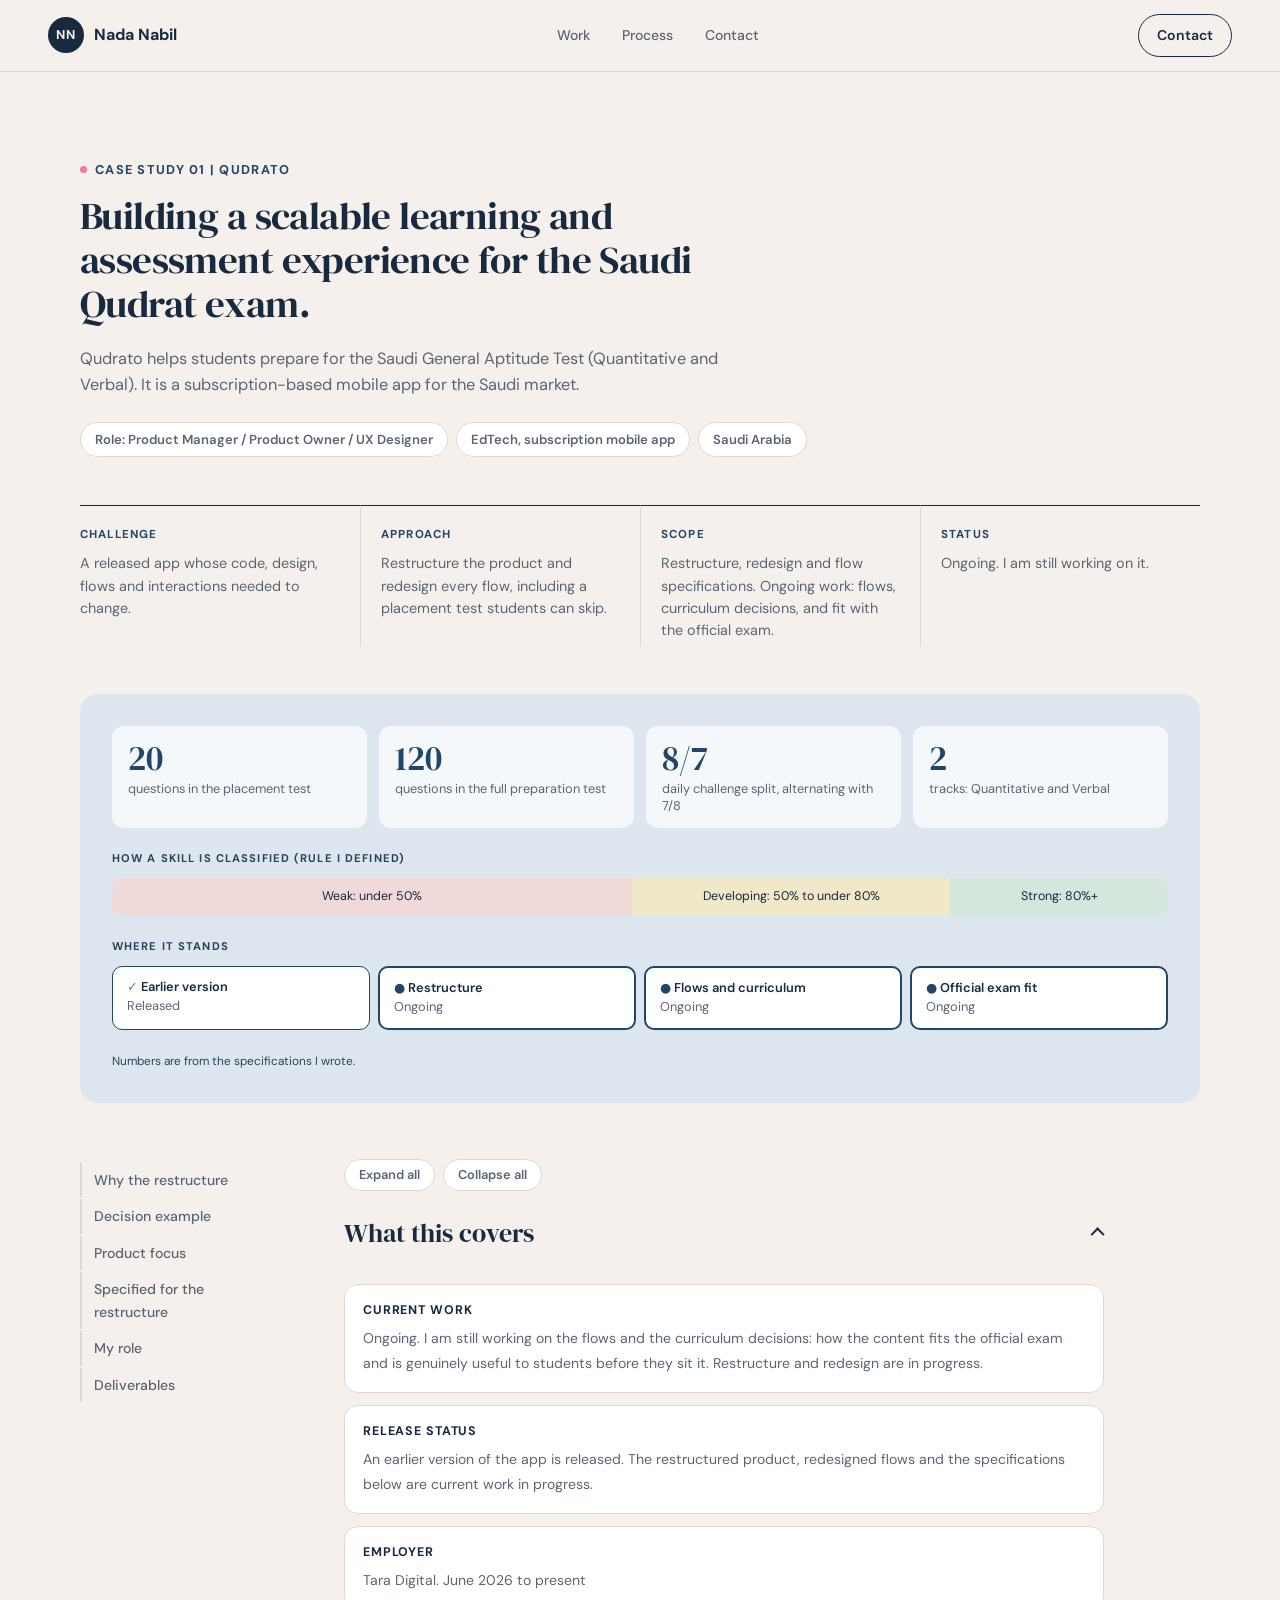
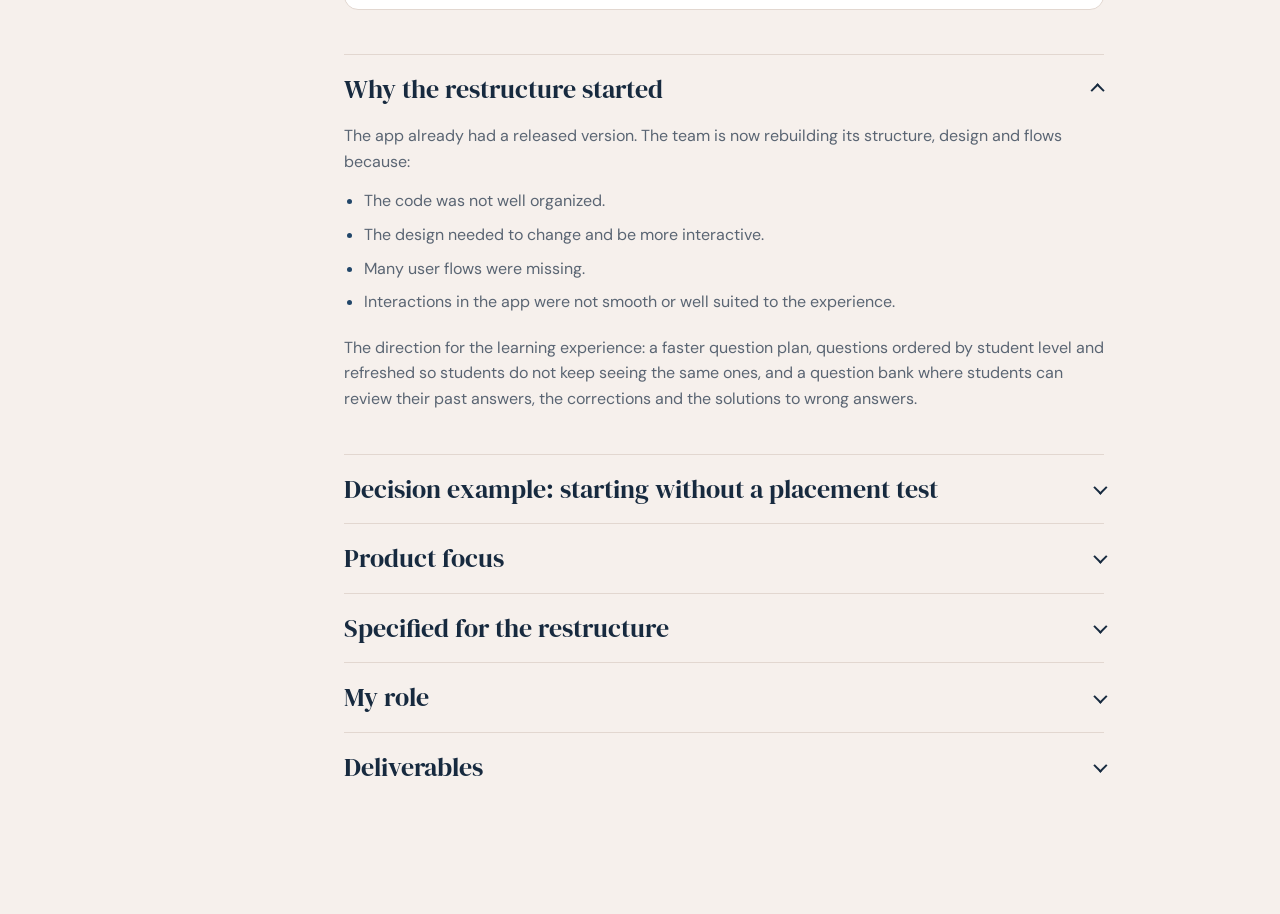
<file: case-study-qudrato.html>
<!DOCTYPE html>
<html lang="en">
<head>
  <meta charset="UTF-8" />
  <meta name="viewport" content="width=device-width, initial-scale=1.0" />
  <title>Case Study | Qudrato</title>
  <meta
    name="description"
    content="Case study: Qudrato"
  />
  <link rel="icon" href="favicon.svg" type="image/svg+xml" />
  <link rel="stylesheet" href="styles.css" />
<link rel="preconnect" href="https://fonts.googleapis.com"><link rel="preconnect" href="https://fonts.gstatic.com" crossorigin><link href="https://fonts.googleapis.com/css2?family=DM+Sans:wght@400;500;600;700&family=DM+Serif+Display&display=swap" rel="stylesheet"></head>
<body>
  <header class="site-header">
    <a class="brand" href="index.html"><span>NN</span><strong>Nada Nabil</strong></a>
    <nav class="main-nav" aria-label="Main navigation">
      <a href="index.html#work">Work</a>
      <a href="index.html#process">Process</a>
      <a href="index.html#contact">Contact</a>
    </nav>
    <a class="nav-cta" href="index.html#contact">Contact</a>
  </header>

  <main>
    <section class="detail-hero">
      <p class="eyebrow">Case Study 01 | Qudrato</p>
      <h1>Building a scalable learning and assessment experience for the Saudi Qudrat exam.</h1>
      <p>Qudrato helps students prepare for the Saudi General Aptitude Test (Quantitative and Verbal). It is a subscription-based mobile app for the Saudi market.</p>
      <div class="detail-meta"><span>Role: Product Manager / Product Owner / UX Designer</span><span>EdTech, subscription mobile app</span><span>Saudi Arabia</span></div>
    </section>
    <section class="case-strip" aria-label="Case summary">
      <div><small>Challenge</small><p>A released app whose code, design, flows and interactions needed to change.</p></div>
      <div><small>Approach</small><p>Restructure the product and redesign every flow, including a placement test students can skip.</p></div>
      <div><small>Scope</small><p>Restructure, redesign and flow specifications. Ongoing work: flows, curriculum decisions, and fit with the official exam.</p></div>
      <div><small>Status</small><p>Ongoing. I am still working on it.</p></div>
    </section>
    <section class="cv" aria-label="Case at a glance"><div class="cv-inner" style="--c:var(--sky)"><div class="cv-stats"><div class="cv-stat"><strong>20</strong><span>questions in the placement test</span></div><div class="cv-stat"><strong>120</strong><span>questions in the full preparation test</span></div><div class="cv-stat"><strong>8/7</strong><span>daily challenge split, alternating with 7/8</span></div><div class="cv-stat"><strong>2</strong><span>tracks: Quantitative and Verbal</span></div></div><div><p class="cv-label">How a skill is classified (rule I defined)</p><div class="cv-bar"><span class="b1" style="flex:50">Weak: under 50%</span><span class="b2" style="flex:30">Developing: 50% to under 80%</span><span class="b3" style="flex:20">Strong: 80%+</span></div></div><div><p class="cv-label">Where it stands</p><div class="cv-steps"><div class="cv-step done"><b>Earlier version</b>Released</div><div class="cv-step now"><b>Restructure</b>Ongoing</div><div class="cv-step now"><b>Flows and curriculum</b>Ongoing</div><div class="cv-step now"><b>Official exam fit</b>Ongoing</div></div></div><p class="cv-note">Numbers are from the specifications I wrote.</p></div></section>
    <section class="detail-body">
      <aside class="detail-toc"><a href="#problem">Why the restructure</a><a href="#decision">Decision example</a><a href="#overview">Product focus</a><a href="#decisions">Specified for the restructure</a><a href="#role">My role</a><a href="#deliverables">Deliverables</a></aside>
      <article class="detail-content">
        <section id="status"><h2>What this covers</h2><div class="detail-grid"><div><strong>Current work</strong><span>Ongoing. I am still working on the flows and the curriculum decisions: how the content fits the official exam and is genuinely useful to students before they sit it. Restructure and redesign are in progress.</span></div><div><strong>Release status</strong><span>An earlier version of the app is released. The restructured product, redesigned flows and the specifications below are current work in progress.</span></div><div><strong>Employer</strong><span>Tara Digital. June 2026 to present</span></div></div></section>
        <section id="problem"><h2>Why the restructure started</h2><p>The app already had a released version. The team is now rebuilding its structure, design and flows because:</p><ul class="cs-list"><li>The code was not well organized.</li><li>The design needed to change and be more interactive.</li><li>Many user flows were missing.</li><li>Interactions in the app were not smooth or well suited to the experience.</li></ul>
<p>The direction for the learning experience: a faster question plan, questions ordered by student level and refreshed so students do not keep seeing the same ones, and a question bank where students can review their past answers, the corrections and the solutions to wrong answers.</p></section>
        <section id="decision"><h2>Decision example: starting without a placement test</h2>
<p>Should a new student have to finish the placement test before using the app? I specified that they should not. Students can skip it and keep practicing, and the app builds its picture of them from their answers.</p>
<div class="flow" aria-label="Flow: skip placement test">
  <div class="flow-step"><small>1</small><strong>Student skips</strong><span>Placement status saved as Skipped. No final result is created.</span></div>
  <div class="flow-step"><small>2</small><strong>Practice starts</strong><span>Default difficulty is Medium until there is enough data.</span></div>
  <div class="flow-step"><small>3</small><strong>Answers build data</strong><span>Each skill stays "Insufficient Data" until 5 scored answers.</span></div>
  <div class="flow-step"><small>4</small><strong>Skill is classified</strong><span>Weak, Developing or Strong, skill by skill.</span></div>
</div>
<div class="detail-grid">
<div><strong>Rules I defined</strong><span>Skipping never blocks the app. Accuracy counts scored answers only, not unanswered questions. Each skill is classified on its own data. Weak is under 50%, Developing is 50% to under 80%, Strong is 80% or more.</span></div>
<div><strong>Kept separate on purpose</strong><span>Skipping the test does not grant any subscription or access. Paid content still depends on the student's entitlement. The placement test status and the skill classification are two different states.</span></div>
<div><strong>Actors and dependencies</strong><span>Student, mobile app, backend, adaptive engine, subscription service and entitlement service. The flow depends on sessions, student profile, performance tracking, training sessions and subscription management.</span></div>
<div><strong>Return path</strong><span>A student who skipped can come back and take the placement test later, unless they already completed it. A completed test cannot be retaken.</span></div>
</div>
<p>My part was the flow itself: the rules, the actors, the edge cases and the acceptance criteria that engineering builds against. The adaptive engine and the interface work are separate parts of the product.</p></section>
        <section id="overview"><h2>Product focus</h2><p>I worked on product discovery and current-state analysis, competitor analysis, and improvement priorities based on subscription growth and churn reduction goals.</p></section><section id="decisions"><h2>Specified for the restructure</h2><div class="detail-grid"><div><strong>Placement test</strong><span>Fixed length of 20 questions per student. An adaptive engine selects questions across Quantitative and Verbal tracks.</span></div><div><strong>Daily challenge</strong><span>Requires an active subscription. Mixes Quantitative and Verbal questions, alternating the split between 8/7 and 7/8.</span></div><div><strong>Full preparation test</strong><span>120 questions following the exam blueprint. No feedback during the test; corrections after it.</span></div><div><strong>Question bank</strong><span>Content taxonomy, Quantitative and Verbal tracks, difficulty levels, mixed sources, and a question reporting mechanism.</span></div><div><strong>Gamification</strong><span>Daily streaks, XP rewards, achievement badges and daily challenge mechanics.</span></div><div><strong>Subscription and monetization</strong><span>Plans, free trial, coupon and discount logic, RevenueCat-related requirements.</span></div><div><strong>Marketing and ASO</strong><span>Arabic SEO keywords, Google Play description, App Store keywords, listing optimization, release notes.</span></div></div></section><section id="role"><h2>My role</h2><ul class="cs-list"><li>Product discovery and current-state analysis.</li><li>Competitor analysis and product opportunities.</li><li>Strategy for question banks and learning experiences.</li><li>Learning journeys and assessment experiences.</li><li>Requirements and business rules for educational features.</li><li>App Store and Google Play optimization and positioning.</li></ul></section><section id="deliverables"><h2>Deliverables</h2><ul class="cs-list"><li>Product audit</li><li>Competitor analysis</li><li>Product discovery priorities</li><li>Question bank strategy</li><li>Content matrix</li><li>Question bank admin requirements</li><li>Placement test, daily challenge and full test specifications</li><li>Gamification rules</li><li>Subscription and coupon UX requirements</li><li>App Store and Google Play content</li></ul></section>
      </article>
    </section>
  </main>
  <script src="interactions.js"></script>
</body>
</html>
</file>
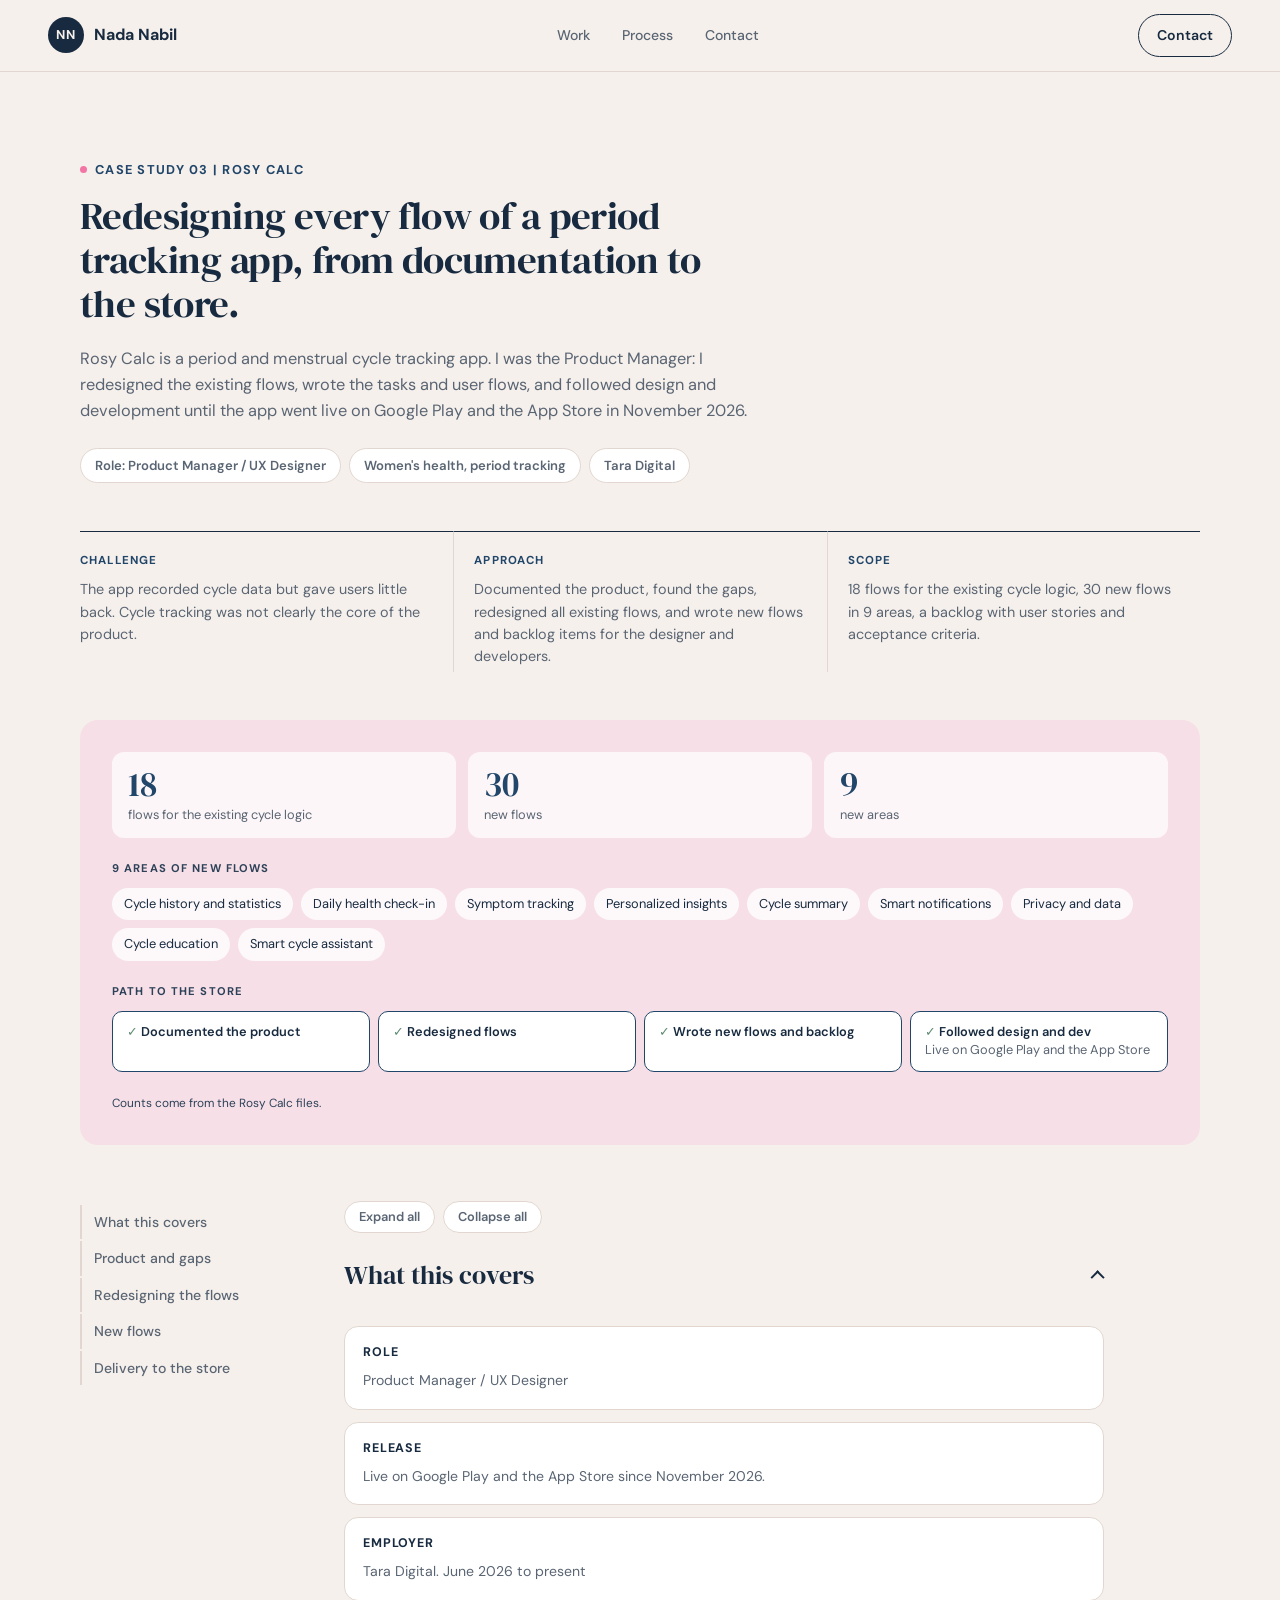
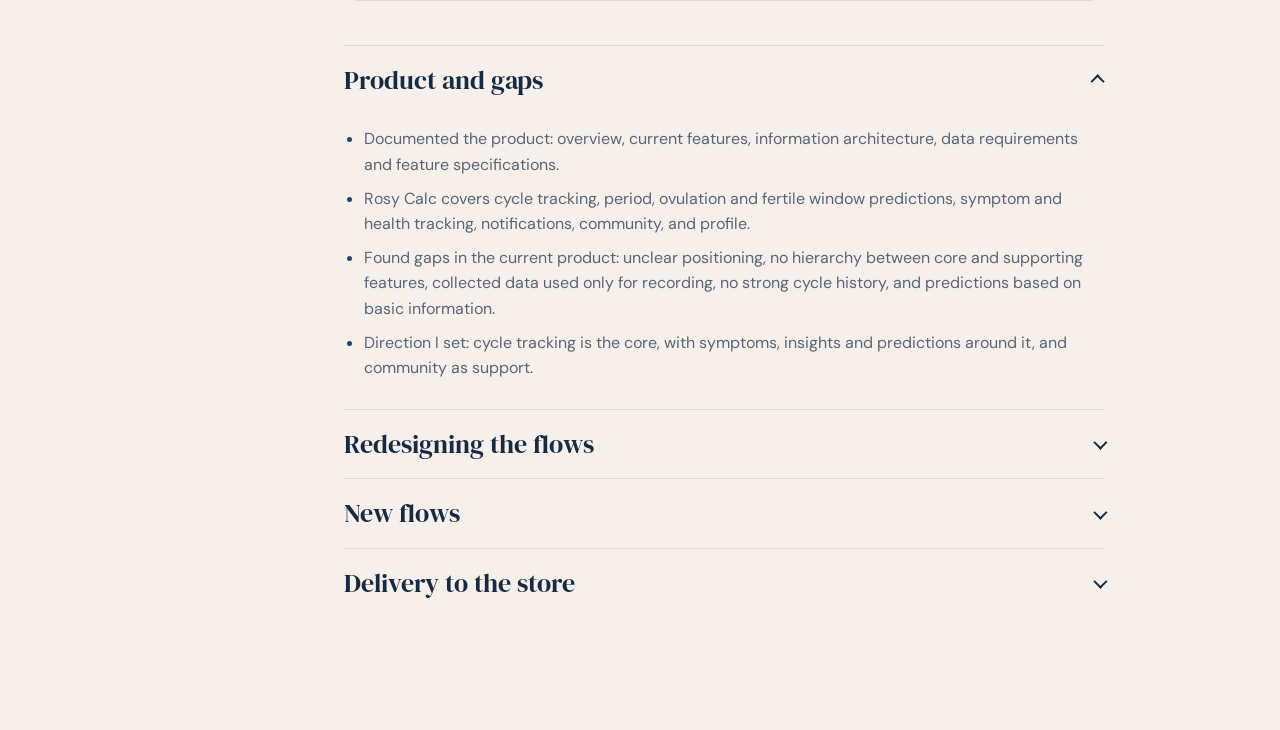
<file: case-study-rosy-calc.html>
<!DOCTYPE html>
<html lang="en">
<head>
  <meta charset="UTF-8" />
  <meta name="viewport" content="width=device-width, initial-scale=1.0" />
  <title>Case Study | Rosy Calc</title>
  <meta
    name="description"
    content="Case study: Rosy Calc"
  />
  <link rel="icon" href="favicon.svg" type="image/svg+xml" />
  <link rel="stylesheet" href="styles.css" />
<link rel="preconnect" href="https://fonts.googleapis.com"><link rel="preconnect" href="https://fonts.gstatic.com" crossorigin><link href="https://fonts.googleapis.com/css2?family=DM+Sans:wght@400;500;600;700&family=DM+Serif+Display&display=swap" rel="stylesheet"></head>
<body>
  <header class="site-header">
    <a class="brand" href="index.html"><span>NN</span><strong>Nada Nabil</strong></a>
    <nav class="main-nav" aria-label="Main navigation">
      <a href="index.html#work">Work</a>
      <a href="index.html#process">Process</a>
      <a href="index.html#contact">Contact</a>
    </nav>
    <a class="nav-cta" href="index.html#contact">Contact</a>
  </header>

  <main>
    <section class="detail-hero">
      <p class="eyebrow">Case Study 03 | Rosy Calc</p>
      <h1>Redesigning every flow of a period tracking app, from documentation to the store.</h1>
      <p>Rosy Calc is a period and menstrual cycle tracking app. I was the Product Manager: I redesigned the existing flows, wrote the tasks and user flows, and followed design and development until the app went live on Google Play and the App Store in November 2026.</p>
      <div class="detail-meta"><span>Role: Product Manager / UX Designer</span><span>Women's health, period tracking</span><span>Tara Digital</span></div>
    </section>
    <section class="case-strip" aria-label="Case summary" style="grid-template-columns: repeat(3, 1fr);">
      <div><small>Challenge</small><p>The app recorded cycle data but gave users little back. Cycle tracking was not clearly the core of the product.</p></div>
      <div><small>Approach</small><p>Documented the product, found the gaps, redesigned all existing flows, and wrote new flows and backlog items for the designer and developers.</p></div>
      <div><small>Scope</small><p>18 flows for the existing cycle logic, 30 new flows in 9 areas, a backlog with user stories and acceptance criteria.</p></div>
    </section>
    <section class="cv" aria-label="Case at a glance"><div class="cv-inner" style="--c:var(--rose)"><div class="cv-stats"><div class="cv-stat"><strong>18</strong><span>flows for the existing cycle logic</span></div><div class="cv-stat"><strong>30</strong><span>new flows</span></div><div class="cv-stat"><strong>9</strong><span>new areas</span></div></div><div><p class="cv-label">9 areas of new flows</p><div class="cv-chips"><span>Cycle history and statistics</span><span>Daily health check-in</span><span>Symptom tracking</span><span>Personalized insights</span><span>Cycle summary</span><span>Smart notifications</span><span>Privacy and data</span><span>Cycle education</span><span>Smart cycle assistant</span></div></div><div><p class="cv-label">Path to the store</p><div class="cv-steps"><div class="cv-step done"><b>Documented the product</b></div><div class="cv-step done"><b>Redesigned flows</b></div><div class="cv-step done"><b>Wrote new flows and backlog</b></div><div class="cv-step done"><b>Followed design and dev</b>Live on Google Play and the App Store</div></div></div><p class="cv-note">Counts come from the Rosy Calc files.</p></div></section>
    <section class="detail-body">
      <aside class="detail-toc"><a href="#status">What this covers</a><a href="#problem">Product and gaps</a><a href="#redesign">Redesigning the flows</a><a href="#new">New flows</a><a href="#delivery">Delivery to the store</a></aside>
      <article class="detail-content">
        <section id="status"><h2>What this covers</h2><div class="detail-grid"><div><strong>Role</strong><span>Product Manager / UX Designer</span></div><div><strong>Release</strong><span>Live on Google Play and the App Store since November 2026.</span></div><div><strong>Employer</strong><span>Tara Digital. June 2026 to present</span></div></div></section>
        <section id="problem"><h2>Product and gaps</h2><ul class="cs-list"><li>Documented the product: overview, current features, information architecture, data requirements and feature specifications.</li><li>Rosy Calc covers cycle tracking, period, ovulation and fertile window predictions, symptom and health tracking, notifications, community, and profile.</li><li>Found gaps in the current product: unclear positioning, no hierarchy between core and supporting features, collected data used only for recording, no strong cycle history, and predictions based on basic information.</li><li>Direction I set: cycle tracking is the core, with symptoms, insights and predictions around it, and community as support.</li></ul></section>
        <section id="redesign"><h2>Redesigning the flows</h2><ul class="cs-list"><li>Redesigned all existing flows and followed the work with the designer.</li><li>Wrote 18 user flows for the existing cycle logic, for example first-time setup, log, edit and delete a period, irregular cycles, missed or delayed period, overlapping periods, and insufficient data.</li><li>Wrote the cycle tracking and prediction logic, and the notification cases.</li></ul></section>
        <section id="new"><h2>New flows</h2><p>30 new user flows across 9 areas:</p><ul class="cs-list"><li>Cycle history and statistics</li><li>Daily health check-in</li><li>Symptom tracking</li><li>Personalized insights</li><li>Cycle summary</li><li>Smart notifications</li><li>Privacy and data</li><li>Cycle education</li><li>Smart cycle assistant</li></ul><p>Each area has its own flows, plus a feature backlog with epics, user stories and acceptance criteria. All 30 new flows were implemented in the live version.</p></section>
        <section id="delivery"><h2>Delivery to the store</h2><ul class="cs-list"><li>Followed development and design until the app went live on Google Play and the App Store in November 2026.</li><li>Fixed the tasks and the content the team needed.</li><li>Made quick design changes myself when they did not need to wait for the designer.</li></ul></section>
      </article>
    </section>
  </main>
  <script src="interactions.js"></script>
</body>
</html>
</file>
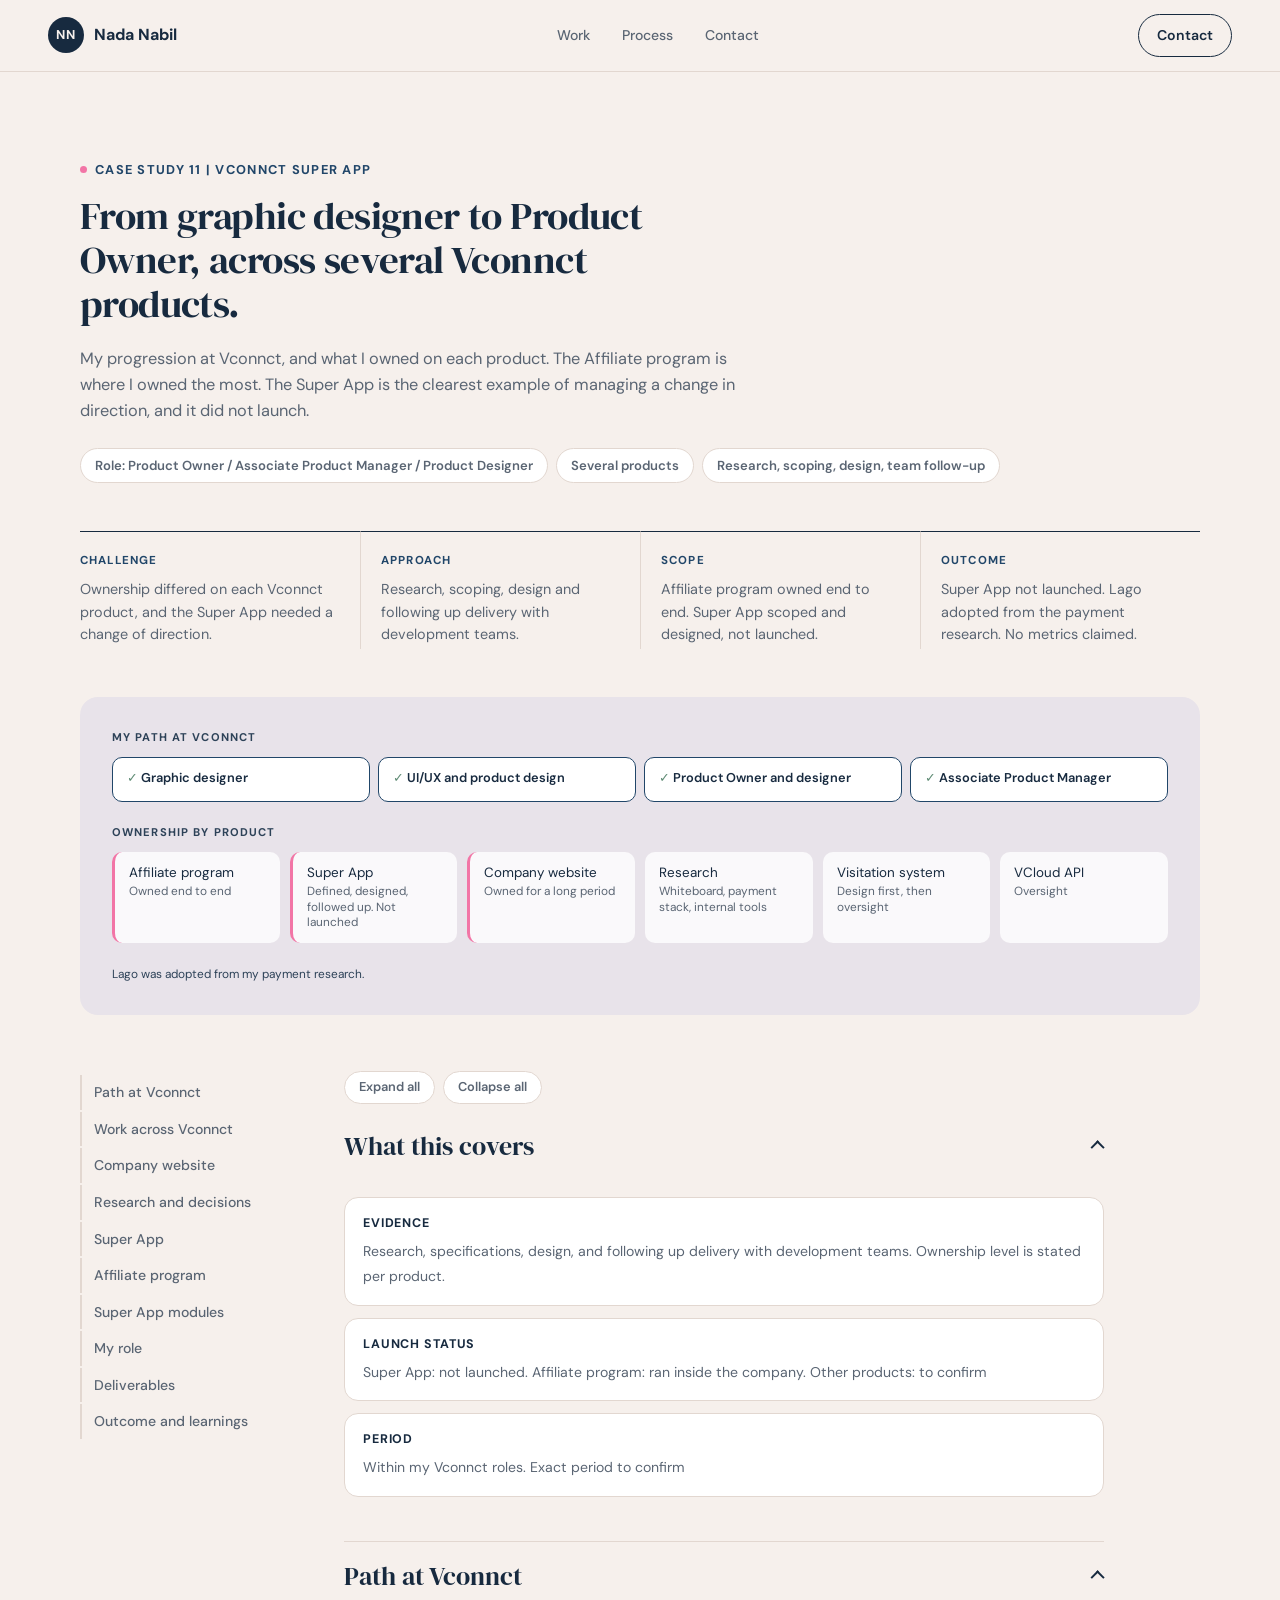
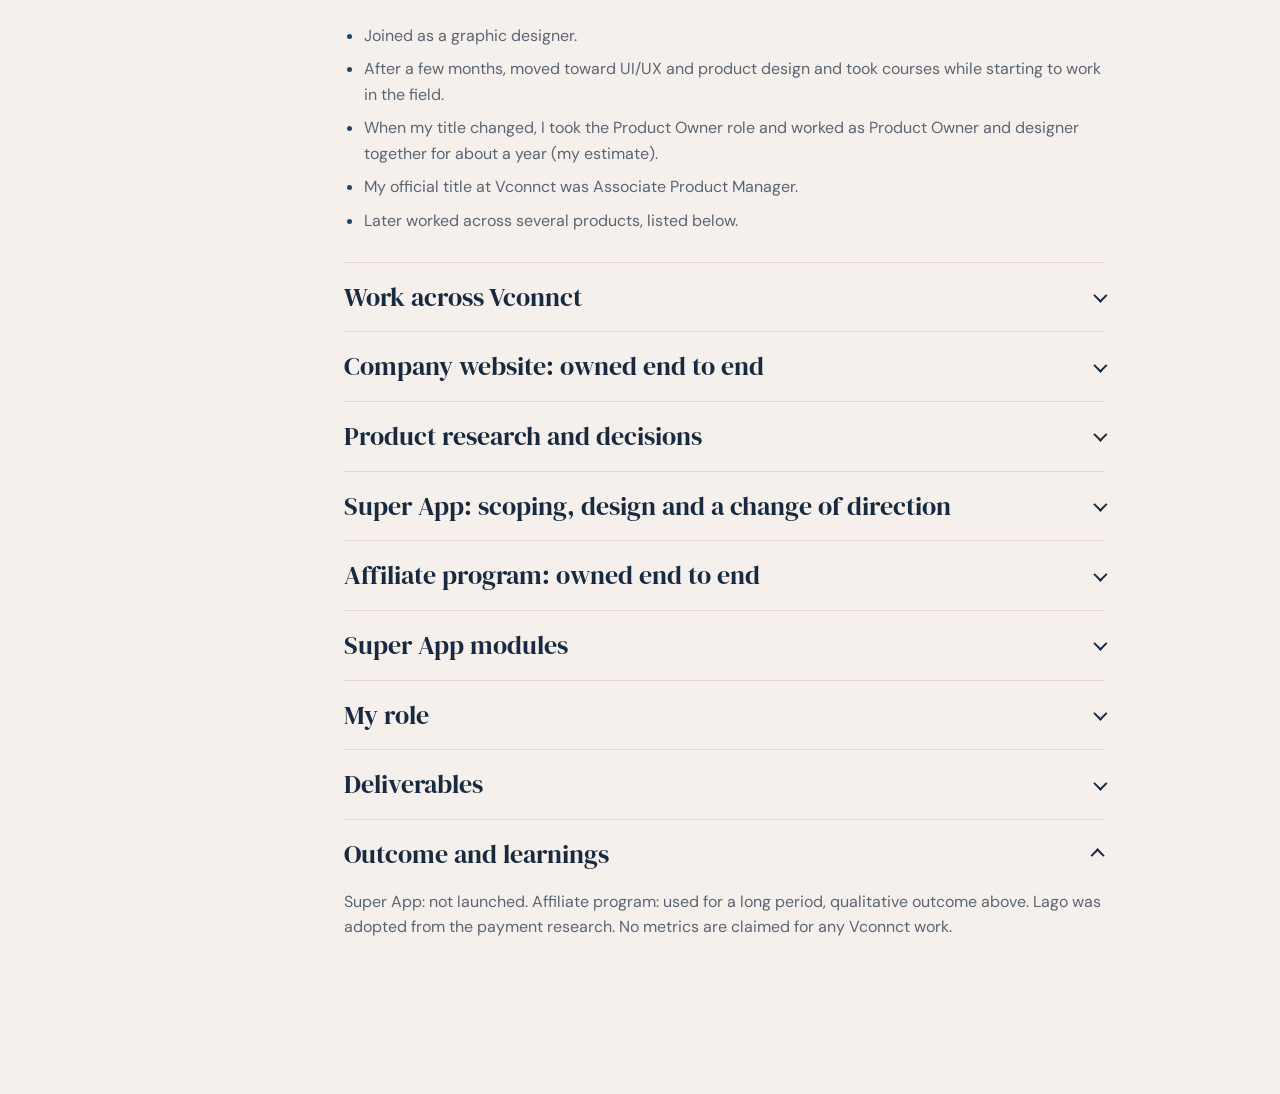
<file: case-study-super-app.html>
<!DOCTYPE html>
<html lang="en">
<head>
  <meta charset="UTF-8" />
  <meta name="viewport" content="width=device-width, initial-scale=1.0" />
  <title>Case Study | Vconnct Super App</title>
  <meta
    name="description"
    content="Case study: Vconnct Super App"
  />
  <link rel="icon" href="favicon.svg" type="image/svg+xml" />
  <link rel="stylesheet" href="styles.css" />
<link rel="preconnect" href="https://fonts.googleapis.com"><link rel="preconnect" href="https://fonts.gstatic.com" crossorigin><link href="https://fonts.googleapis.com/css2?family=DM+Sans:wght@400;500;600;700&family=DM+Serif+Display&display=swap" rel="stylesheet"></head>
<body>
  <header class="site-header">
    <a class="brand" href="index.html"><span>NN</span><strong>Nada Nabil</strong></a>
    <nav class="main-nav" aria-label="Main navigation">
      <a href="index.html#work">Work</a>
      <a href="index.html#process">Process</a>
      <a href="index.html#contact">Contact</a>
    </nav>
    <a class="nav-cta" href="index.html#contact">Contact</a>
  </header>

  <main>
    <section class="detail-hero">
      <p class="eyebrow">Case Study 11 | Vconnct Super App</p>
      <h1>From graphic designer to Product Owner, across several Vconnct products.</h1>
      <p>My progression at Vconnct, and what I owned on each product. The Affiliate program is where I owned the most. The Super App is the clearest example of managing a change in direction, and it did not launch.</p>
      <div class="detail-meta"><span>Role: Product Owner / Associate Product Manager / Product Designer</span><span>Several products</span><span>Research, scoping, design, team follow-up</span></div>
    </section>
    <section class="case-strip" aria-label="Case summary">
      <div><small>Challenge</small><p>Ownership differed on each Vconnct product, and the Super App needed a change of direction.</p></div>
      <div><small>Approach</small><p>Research, scoping, design and following up delivery with development teams.</p></div>
      <div><small>Scope</small><p>Affiliate program owned end to end. Super App scoped and designed, not launched.</p></div>
      <div><small>Outcome</small><p>Super App not launched. Lago adopted from the payment research. No metrics claimed.</p></div>
    </section>
    <section class="cv" aria-label="Case at a glance"><div class="cv-inner" style="--c:var(--lav)"><div><p class="cv-label">My path at Vconnct</p><div class="cv-steps"><div class="cv-step done"><b>Graphic designer</b></div><div class="cv-step done"><b>UI/UX and product design</b></div><div class="cv-step done"><b>Product Owner and designer</b></div><div class="cv-step done"><b>Associate Product Manager</b></div></div></div><div><p class="cv-label">Ownership by product</p><div class="cv-tiles"><div class="cv-tile own">Affiliate program<small>Owned end to end</small></div><div class="cv-tile own">Super App<small>Defined, designed, followed up. Not launched</small></div><div class="cv-tile own">Company website<small>Owned for a long period</small></div><div class="cv-tile">Research<small>Whiteboard, payment stack, internal tools</small></div><div class="cv-tile">Visitation system<small>Design first, then oversight</small></div><div class="cv-tile">VCloud API<small>Oversight</small></div></div></div><p class="cv-note">Lago was adopted from my payment research.</p></div></section>
    <section class="detail-body">
      <aside class="detail-toc"><a href="#path">Path at Vconnct</a><a href="#scope">Work across Vconnct</a><a href="#website">Company website</a><a href="#research">Research and decisions</a><a href="#superapp">Super App</a><a href="#affiliate">Affiliate program</a><a href="#modules">Super App modules</a><a href="#role">My role</a><a href="#deliverables">Deliverables</a><a href="#outcome">Outcome and learnings</a></aside>
      <article class="detail-content">
        <section id="status"><h2>What this covers</h2><div class="detail-grid"><div><strong>Evidence</strong><span>Research, specifications, design, and following up delivery with development teams. Ownership level is stated per product.</span></div><div><strong>Launch status</strong><span>Super App: not launched. Affiliate program: ran inside the company. Other products: to confirm</span></div><div><strong>Period</strong><span>Within my Vconnct roles. Exact period to confirm</span></div></div></section>
        <section id="path"><h2>Path at Vconnct</h2><ul class="cs-list"><li>Joined as a graphic designer.</li><li>After a few months, moved toward UI/UX and product design and took courses while starting to work in the field.</li><li>When my title changed, I took the Product Owner role and worked as Product Owner and designer together for about a year (my estimate).</li><li>My official title at Vconnct was Associate Product Manager.</li><li>Later worked across several products, listed below.</li></ul></section>
<section id="scope"><h2>Work across Vconnct</h2><p>Ownership differed by product, so each one says what I did.</p><div class="detail-grid"><div><strong>Affiliate program: owned end to end</strong><span>Research and the whole setup from zero. See the section below.</span></div><div><strong>Super App: led product definition, design and team follow-up</strong><span>All-in-one app: chat, calls, games and payment transactions. Not launched. See the section below.</span></div><div><strong>Company website: owned for a long period</strong><span>Design, content, developer follow-up, and an audit and roadmap. See the section below.</span></div><div><strong>Research: my recommendations</strong><span>Open-source whiteboard, payment stack and internal tools (for example a content management system). Lago was adopted.</span></div><div><strong>Visitation management system: design first, then oversight</strong><span>Prison visitation system for a client in an Arab country. I worked on the design at the start. Another person then owned it, and I followed the requirements, the team and the progress of the work.</span></div><div><strong>VCloud API: oversight</strong><span>The application behind the API the company sells to businesses. My role was following progress and the team, more than hands-on work.</span></div><div><strong>Education management system (LMS): research</strong><span>Mostly studying and researching how the system is built and adopted.</span></div><div><strong>Vconnct core product: worked on it over time</strong><span>The company's own product, a video-meeting app that competes with Zoom. Over time I worked on all sides of it: design, following the team, and the evolution of its features.</span></div></div></section>
        <section id="website"><h2>Company website: owned end to end</h2><p>I fully owned the Vconnct website for a long period. It is work that is easy to miss, so it is stated here on its own.</p>
<div class="detail-grid"><div><strong>Design</strong><span>I designed the website.</span></div><div><strong>Content</strong><span>I owned the content.</span></div><div><strong>Developer follow-up</strong><span>I followed up with the developers so the site shipped as designed.</span></div><div><strong>Audit and roadmap</strong><span>A page-by-page audit against Zoom, a gap analysis and a phased roadmap. Details below.</span></div></div>
<h3>Audit and roadmap</h3>
<div class="detail-grid"><div><strong>Question</strong><span>Which pages and experiences does the Vconnct site lack or underdevelop compared with a mature video-meeting site, and what should change first?</span></div><div><strong>Method</strong><span>Page-by-page comparison of site structure (products, features, solutions, resources, about, download, support, pricing, help, trust, developer platform), then a comparison across content, design, performance, calls to action, pricing UX, trust signals, developer visibility and support. A Figma design was made for the key pages.</span></div><div><strong>Main gaps found</strong><span>No Features pages. Thin Resources and About sections. Industry and audience pages with low visibility. Pricing shown as flat blocks. Developer docs buried in the footer. Generic calls to action. No dedicated testimonial or trust section.</span></div><div><strong>Strengths to promote</strong><span>The live chatbot and help center, regional focus (for example the Ahl al Quran audience), AI transcription and translation, six plans across two products.</span></div></div>
<h3>Prioritised roadmap</h3>
<ul class="cs-list"><li><strong>Phase 1, quick wins:</strong> chatbot icon and support badge in the header, sharper and sticky calls to action, a pricing comparison toggle between the two products.</li><li><strong>Phase 2, mid-term:</strong> a Solutions tab with use-case landing pages, and a top-navigation Developers hub with SDKs and guides.</li><li><strong>Phase 3, long-term:</strong> a "Trusted By" section with logos and testimonials.</li></ul>
<p>I used AI assistance for this audit. I structured the work, checked that each page and item exists, and added what was missing or removed extras. The audit is my analysis and recommendations. It does not claim any of the roadmap shipped or changed results.</p></section>
<section id="research"><h2>Product research and decisions</h2><p>Two research pieces I wrote for Vconnct. Each one states the question, the criteria, the comparison and my recommendation. These are my recommendations. Only the adoption noted below is confirmed.</p>
<h3>1. Whiteboard for the meeting engine</h3>
<div class="detail-grid"><div><strong>Question</strong><span>Which open-source whiteboard should sit inside the Flutter-based meeting engine for a Zoom-like experience?</span></div><div><strong>Options compared</strong><span>Excalidraw, tldraw, WBO (Whitebophir), Linwood Butterfly</span></div><div><strong>Criteria</strong><span>Integration approach in Flutter, real-time collaboration, features, extensibility, licensing (MIT, AGPL, tldraw watermark), community, resilience to network drops, meeting needs such as presenter and viewer roles and breakout rooms</span></div><div><strong>Recommendation</strong><span>1. Excalidraw, embedded through a WebView. 2. tldraw. 3. WBO. 4. Linwood Butterfly.</span></div></div>
<ul class="cs-list"><li>Excalidraw ranked first for mature real-time collaboration, a permissive MIT license and a large community. The cost is a WebView embed and handling roles in the app.</li><li>tldraw is the most extensible but needs a watermark or a paid license.</li><li>Linwood Butterfly is Flutter-native but built for personal notes, with experimental collaboration and an AGPL license.</li></ul>
<h3>2. Payment and billing stack</h3>
<div class="detail-grid"><div><strong>Question</strong><span>Which modular, open-source-first stack could let Vconnct take payments and run subscriptions globally and in the Middle East, with less vendor lock-in?</span></div><div><strong>Options compared</strong><span>Hyperswitch, Lago, Geidea, UniPay</span></div><div><strong>Criteria</strong><span>Subscription management, global and regional payment support, invoicing, security and compliance, integration options, scalability, admin usability, licensing, community, rough cost</span></div><div><strong>Recommendation</strong><span>Hyperswitch for global payment orchestration, Lago for billing and subscriptions, Geidea for Middle East methods (Mada, Apple Pay). UniPay as an optional all-in-one, flagged as costly.</span></div></div>
<ul class="cs-list"><li>Each tool covers a different layer, so the case for a modular stack is that no single option covered orchestration, billing and regional payments.</li><li>I added an integration note on how Zitadel for sign-in could connect to these tools for a B2B admin portal and for the B2C Super App, including webhook handling.</li><li>Of the tools I recommended, Lago was the one adopted by the company (per my confirmation). Hyperswitch and Geidea stay as recommendations.</li><li>Cost comparisons in the source document are my own rough estimates and are not shown as figures here.</li></ul></section>
        
        <section id="superapp"><h2>Super App: scoping, design and a change of direction</h2><p>The Super App was an all-in-one app: chat, calls, games and payment transactions. It did not launch.</p>
<div class="detail-grid"><div><strong>Problem</strong><span>Communication is fragmented. Users get lost across many mobile apps. The Super App combined messages, calls, sending money, games and more in one place.</span></div><div><strong>First phase</strong><span>Messages and calls. These were already built and ready before the decision to change the technology stack.</span></div></div>
<div class="detail-grid"><div><strong>What I did</strong><span>Defined what to build, chose which features to start with, designed the product myself, and followed up with the development team.</span></div><div><strong>What happened</strong><span>After development and design were done, management decided to change the whole technology stack because the existing one did not support scaling.</span></div><div><strong>What I handled</strong><span>I told the team after they had finished, persuaded them toward the new technology, and managed their frustration that completed work would be redone.</span></div><div><strong>Result</strong><span>The Super App lost priority in the company's plans after several execution blockers with the team. It did not launch.</span></div></div>
<h3>What I learned</h3><ul class="cs-list"><li>Be flexible. Search and experiment a lot, because not everything goes as first planned.</li><li>Technology can evolve and be replaced.</li><li>How to handle a tired team when I have to tell them a big part of their work will be redone.</li><li>People follow a manager they like in order to carry out what is wanted, more than one who just gives orders. This is the biggest thing I learned from all of my time at Vconnct.</li></ul></section>
<section id="affiliate"><h2>Affiliate program: owned end to end</h2><p>This is the Vconnct project I owned most completely. I worked on it from zero and was present while it ran in the company.</p>
<div class="detail-grid"><div><strong>Research</strong><span>Full research on how affiliate programs work.</span></div><div><strong>Codes</strong><span>How codes are created, what it takes to get one, who uses them and how.</span></div><div><strong>Tracking</strong><span>Which platform tracks progress, and how developers connect code generation with usage tracking.</span></div><div><strong>People</strong><span>The people involved, how many, and how to grow the number of affiliates.</span></div></div>
<h3>Outcome</h3><p>The team used the program for a long period. Many affiliates earned large commissions by giving their code to customers, who used it for discounts on Vconnct subscriptions. This is a qualitative description. No figures are claimed.</p></section>
<section id="modules"><h2>Super App modules</h2><p>Feature areas planned for the Super App: chat and messaging, voice and video calls, meetings, calendar, discover, games, live streaming, omni-channel, learning videos, AI assistant, e-wallet and payments, stories, polls, dark mode.</p></section><section id="role"><h2>My role</h2><ul class="cs-list"><li>Affiliate program: owned it end to end, from research to running it.</li><li>Super App: defined what to build, prioritized the first features, designed it, and followed up with developers.</li><li>Company website: owned design, content and developer follow-up.</li><li>Visitation system: designed at the start, then followed the requirements and the team.</li><li>VCloud API: followed progress and the team.</li><li>Worked with developers and stakeholders, including communicating a change of technology after work was done.</li></ul></section><section id="deliverables"><h2>Deliverables</h2><ul class="cs-list"><li>Super App feature designs and screens</li><li>Affiliate program research and setup</li><li>Open-source whiteboard and payment stack research</li><li>Website audit, Figma designs for key pages and phased roadmap</li></ul></section><section id="outcome"><h2>Outcome and learnings</h2><p>Super App: not launched. Affiliate program: used for a long period, qualitative outcome above. Lago was adopted from the payment research. No metrics are claimed for any Vconnct work.</p></section>
      </article>
    </section>
  </main>
  <script src="interactions.js"></script>
</body>
</html>
</file>
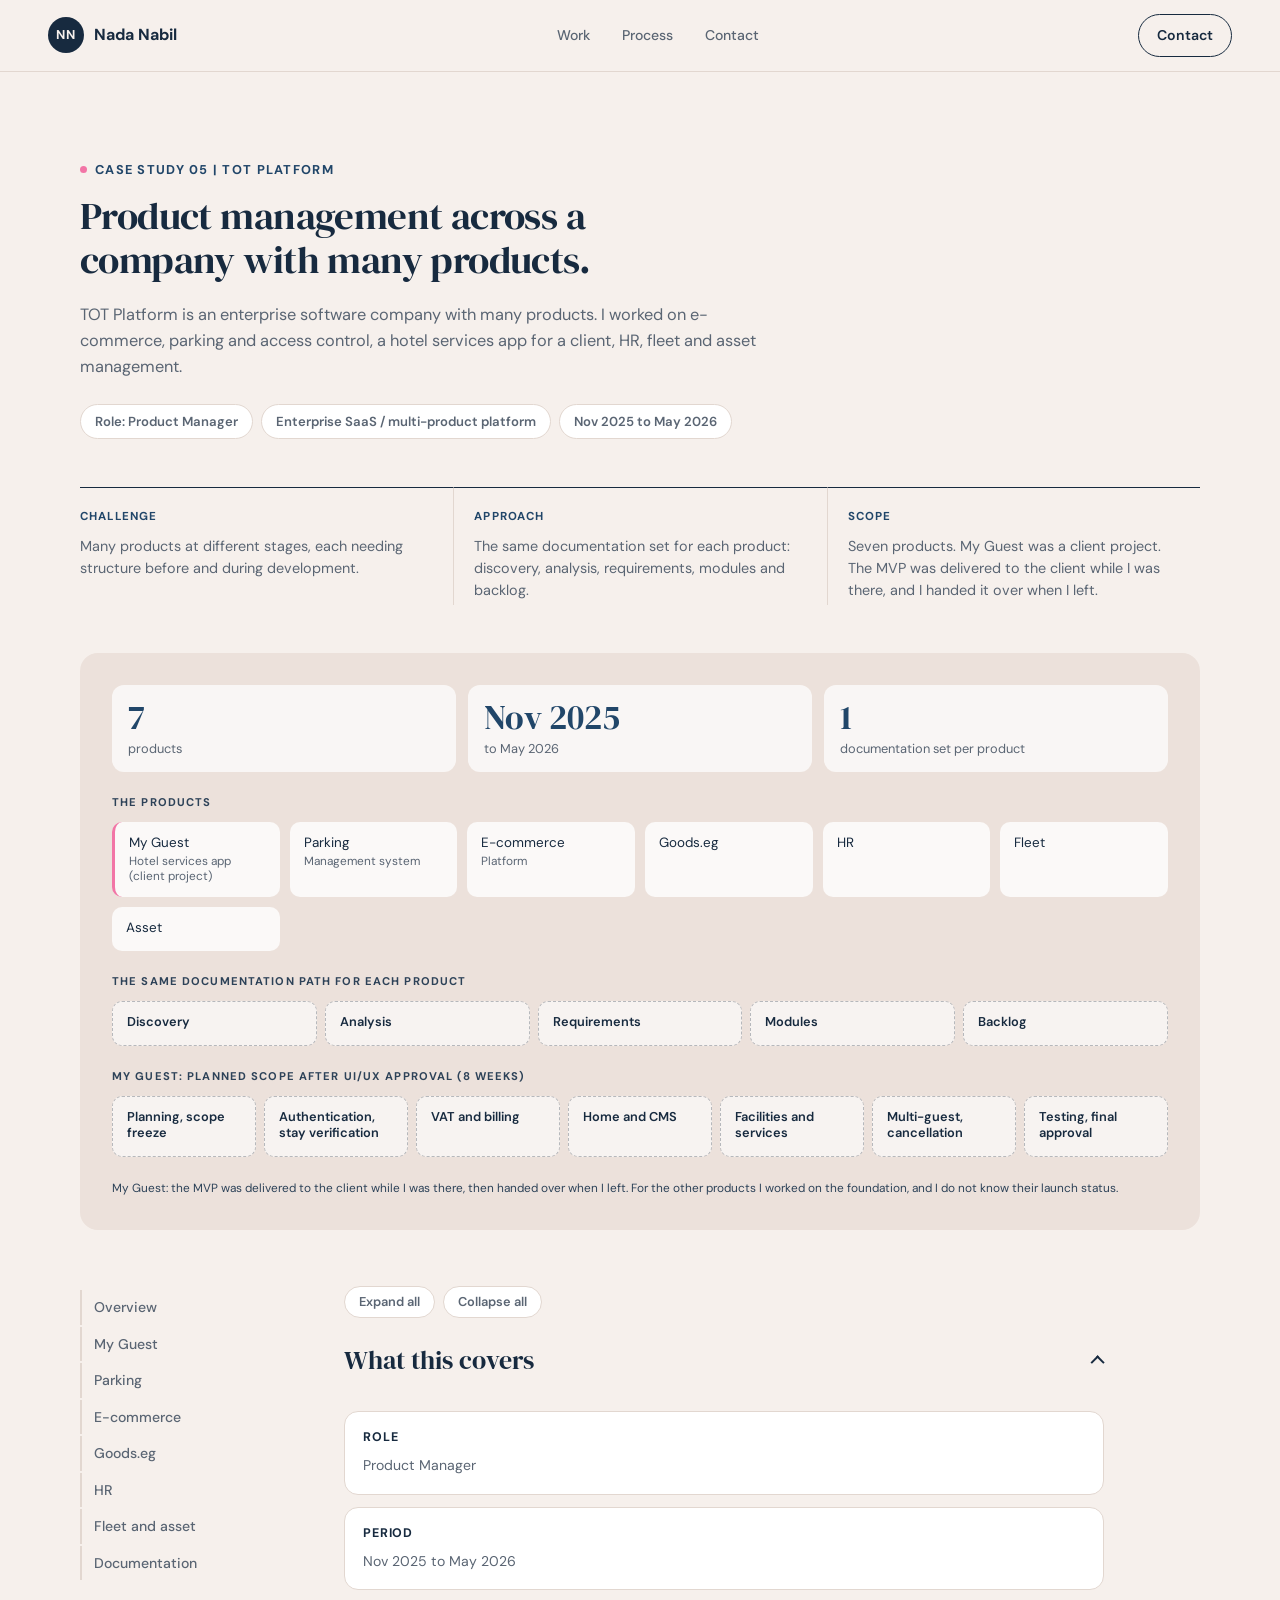
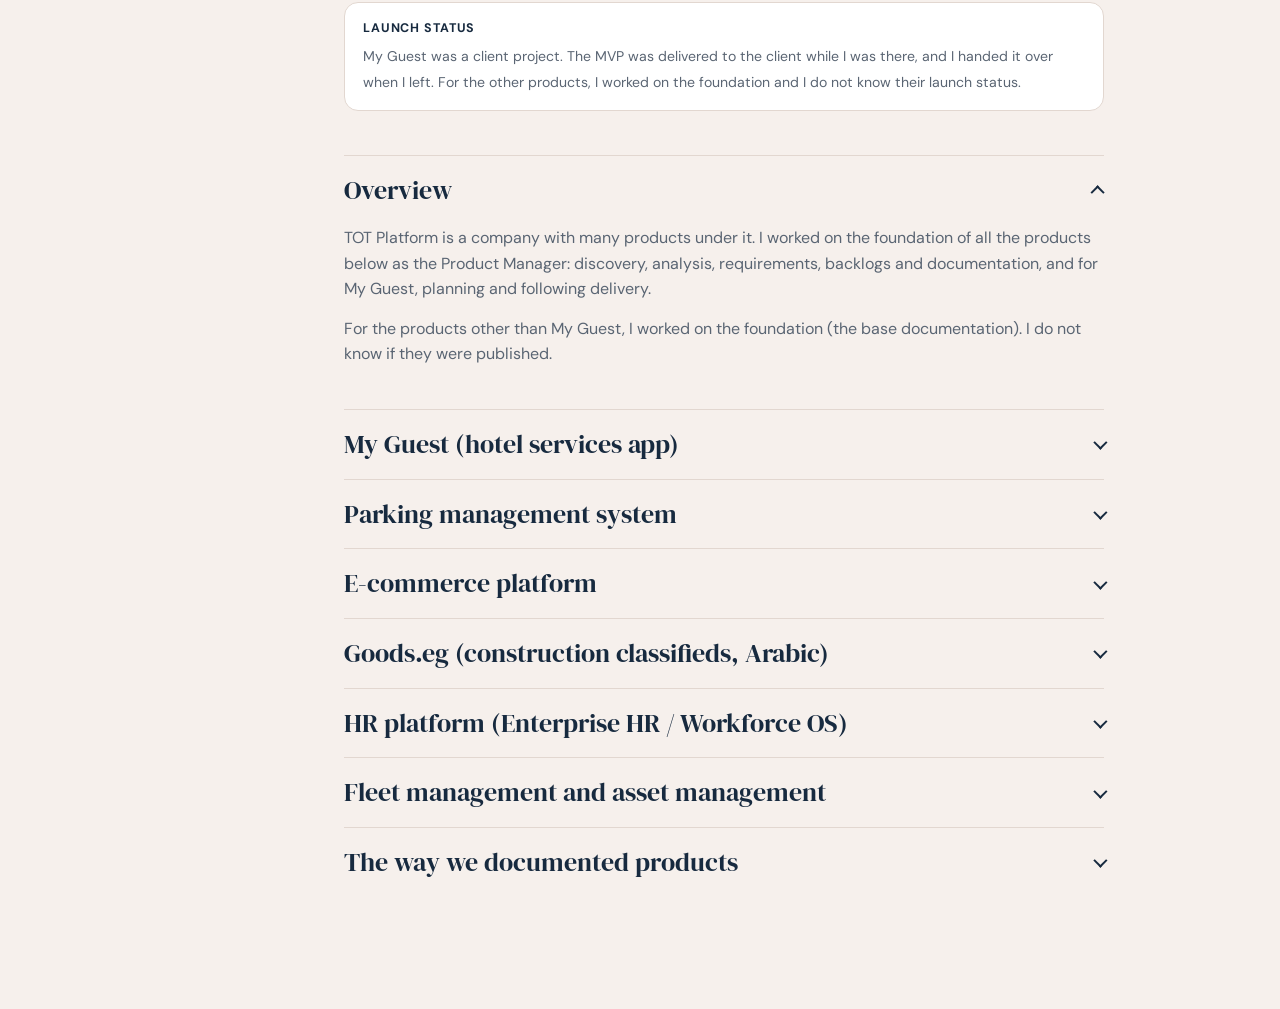
<file: case-study-tot-platform.html>
<!DOCTYPE html>
<html lang="en">
<head>
  <meta charset="UTF-8" />
  <meta name="viewport" content="width=device-width, initial-scale=1.0" />
  <title>Case Study | TOT Platform</title>
  <meta
    name="description"
    content="Case study: TOT Platform"
  />
  <link rel="icon" href="favicon.svg" type="image/svg+xml" />
  <link rel="stylesheet" href="styles.css" />
<link rel="preconnect" href="https://fonts.googleapis.com"><link rel="preconnect" href="https://fonts.gstatic.com" crossorigin><link href="https://fonts.googleapis.com/css2?family=DM+Sans:wght@400;500;600;700&family=DM+Serif+Display&display=swap" rel="stylesheet"></head>
<body>
  <header class="site-header">
    <a class="brand" href="index.html"><span>NN</span><strong>Nada Nabil</strong></a>
    <nav class="main-nav" aria-label="Main navigation">
      <a href="index.html#work">Work</a>
      <a href="index.html#process">Process</a>
      <a href="index.html#contact">Contact</a>
    </nav>
    <a class="nav-cta" href="index.html#contact">Contact</a>
  </header>

  <main>
    <section class="detail-hero">
      <p class="eyebrow">Case Study 05 | TOT Platform</p>
      <h1>Product management across a company with many products.</h1>
      <p>TOT Platform is an enterprise software company with many products. I worked on e-commerce, parking and access control, a hotel services app for a client, HR, fleet and asset management.</p>
      <div class="detail-meta"><span>Role: Product Manager</span><span>Enterprise SaaS / multi-product platform</span><span>Nov 2025 to May 2026</span></div>
    </section>
    <section class="case-strip" aria-label="Case summary" style="grid-template-columns: repeat(3, 1fr);">
      <div><small>Challenge</small><p>Many products at different stages, each needing structure before and during development.</p></div>
      <div><small>Approach</small><p>The same documentation set for each product: discovery, analysis, requirements, modules and backlog.</p></div>
      <div><small>Scope</small><p>Seven products. My Guest was a client project. The MVP was delivered to the client while I was there, and I handed it over when I left.</p></div>
    </section>
    <section class="cv" aria-label="Case at a glance"><div class="cv-inner" style="--c:var(--sand)"><div class="cv-stats"><div class="cv-stat"><strong>7</strong><span>products</span></div><div class="cv-stat"><strong>Nov 2025</strong><span>to May 2026</span></div><div class="cv-stat"><strong>1</strong><span>documentation set per product</span></div></div><div><p class="cv-label">The products</p><div class="cv-tiles"><div class="cv-tile own">My Guest<small>Hotel services app (client project)</small></div><div class="cv-tile">Parking<small>Management system</small></div><div class="cv-tile">E-commerce<small>Platform</small></div><div class="cv-tile">Goods.eg<small></small></div><div class="cv-tile">HR<small></small></div><div class="cv-tile">Fleet<small></small></div><div class="cv-tile">Asset<small></small></div></div></div><div><p class="cv-label">The same documentation path for each product</p><div class="cv-steps"><div class="cv-step "><b>Discovery</b></div><div class="cv-step "><b>Analysis</b></div><div class="cv-step "><b>Requirements</b></div><div class="cv-step "><b>Modules</b></div><div class="cv-step "><b>Backlog</b></div></div></div><div><p class="cv-label">My Guest: planned scope after UI/UX approval (8 weeks)</p><div class="cv-steps"><div class="cv-step "><b>Planning, scope freeze</b></div><div class="cv-step "><b>Authentication, stay verification</b></div><div class="cv-step "><b>VAT and billing</b></div><div class="cv-step "><b>Home and CMS</b></div><div class="cv-step "><b>Facilities and services</b></div><div class="cv-step "><b>Multi-guest, cancellation</b></div><div class="cv-step "><b>Testing, final approval</b></div></div></div><p class="cv-note">My Guest: the MVP was delivered to the client while I was there, then handed over when I left. For the other products I worked on the foundation, and I do not know their launch status.</p></div></section>
    <section class="detail-body">
      <aside class="detail-toc"><a href="#overview">Overview</a><a href="#myguest">My Guest</a><a href="#parking">Parking</a><a href="#ecommerce">E-commerce</a><a href="#goods">Goods.eg</a><a href="#hr">HR</a><a href="#fleet">Fleet and asset</a><a href="#process">Documentation</a></aside>
      <article class="detail-content">
        <section id="status"><h2>What this covers</h2><div class="detail-grid"><div><strong>Role</strong><span>Product Manager</span></div><div><strong>Period</strong><span>Nov 2025 to May 2026</span></div><div><strong>Launch status</strong><span>My Guest was a client project. The MVP was delivered to the client while I was there, and I handed it over when I left. For the other products, I worked on the foundation and I do not know their launch status.</span></div></div></section>
        <section id="overview"><h2>Overview</h2><p>TOT Platform is a company with many products under it. I worked on the foundation of all the products below as the Product Manager: discovery, analysis, requirements, backlogs and documentation, and for My Guest, planning and following delivery.</p><p>For the products other than My Guest, I worked on the foundation (the base documentation). I do not know if they were published.</p></section>
        <section id="myguest"><h2>My Guest (hotel services app)</h2><ul class="cs-list"><li>A client project: an app where hotel guests request services, with an admin side to manage requests, facilities and content.</li><li>Web and application design for the app.</li><li>Worked on the backlog, features and prioritization, and an enhancements list (Feb to Mar 2026).</li><li>Planned the work after UI/UX approval: an 8-week plan covering planning and scope freeze, authentication and stay verification, VAT and billing, home and CMS, facility and service structure, multi-guest and cancellation, then testing and final approval.</li><li>Examples of the planned scope: Google login, session handling with auto logout at checkout, VAT as a separate field and in invoices, events and news content, multi-guest roles, cancellation rules.</li></ul><p>While I was there, the MVP was delivered to the client. The team then started redesigning the whole design and developing the existing features to fit the requirements. I left the company and handed it over to someone to continue.</p></section>
        <section id="parking"><h2>Parking management system</h2><div class="detail-grid"><div><strong>Role</strong><span>Product Manager</span></div><div><strong>Launch status</strong><span>I worked on the product foundation. I do not know its launch status.</span></div></div><ul class="cs-list"><li>A smart parking operations platform: vehicle entry to exit, payment, monitoring and reporting. Gate control with tickets, QR or plate recognition, and digital tickets.</li><li>Wrote the discovery pack (dated 30 Dec 2025): business overview, who it serves, problems solved, and the solution.</li><li>Analysis workbook: problems, bottlenecks, opportunities, competitive gaps and scope.</li><li>Product backlog pack with modules grouped into platform core (users, roles, organizations, locations, zones, settings, audit logs, notifications) and access and gate control (gates, access methods, vehicle registry), plus an access management workbook.</li></ul></section>
        <section id="ecommerce"><h2>E-commerce platform</h2><div class="detail-grid"><div><strong>Role</strong><span>Product Manager</span></div><div><strong>Launch status</strong><span>I worked on the product foundation. I do not know its launch status.</span></div></div><ul class="cs-list"><li>A modular e-commerce platform: customizable online store, a unified CMS dashboard and analytics, built to connect with TOT modules such as PIM, OMS, CRM, POS and last-mile delivery. Aimed at retailers and businesses in Egypt and the Middle East, with Arabic and RTL support.</li><li>Wrote the discovery pack (dated 26 Nov 2025) and the analysis workbook.</li><li>Built a large product backlog pack and a requirements pack.</li><li>Arranged the modules into product domains with an execution order that starts with platform foundation, identity and governance, so later modules can depend on it.</li><li>Prepared two sales enablement presentations (drafts).</li><li>Designed shopping interfaces and product browsing experiences for ElKhabaz and Elbda3a.</li></ul></section>
        <section id="goods"><h2>Goods.eg (construction classifieds, Arabic)</h2><div class="detail-grid"><div><strong>Role</strong><span>Product Manager</span></div><div><strong>Launch status</strong><span>I worked on the product foundation. I do not know its launch status.</span></div></div><ul class="cs-list"><li>Evaluated the product strategy: the platform mixed a classified ads marketplace, a factory and supplier directory, and construction service listings in one structure.</li><li>Found the core issue: unclear product identity, fragmented user journeys, weak trust and no clear revenue mechanism.</li><li>Wrote an enhancements scope in Arabic that splits the platform into four sections (products, service providers, real estate, factories and suppliers).</li></ul></section>
        <section id="hr"><h2>HR platform (Enterprise HR / Workforce OS)</h2><div class="detail-grid"><div><strong>Role</strong><span>Product Manager</span></div><div><strong>Launch status</strong><span>I worked on the product foundation. I do not know its launch status.</span></div></div><ul class="cs-list"><li>A unified HR platform to replace spreadsheets: recruitment, core HR, attendance, payroll and performance.</li><li>Wrote the discovery pack and analysis, and a large feature workbook.</li><li>Mapped an Enterprise Workforce OS feature tree across 15 areas, from platform foundation, workforce lifecycle and payroll to performance, analytics and an AI assistant, with a status mark per feature.</li></ul></section>
        <section id="fleet"><h2>Fleet management and asset management</h2><div class="detail-grid"><div><strong>Role</strong><span>Product Manager</span></div><div><strong>Launch status</strong><span>I worked on the product foundation. I do not know its launch status.</span></div></div><ul class="cs-list"><li>Fleet management: a platform for vehicles, drivers, trips, fuel and costs. Discovery pack (26 Nov 2025), analysis, requirements, and a feature workbook with user stories across vehicles, trips, drivers, maintenance, fuel and energy, and dashboards and reporting.</li><li>Asset management: a system for small and medium businesses to track physical and digital assets across their lifecycle. Discovery pack (30 Dec 2025), analysis and requirements.</li></ul></section>
        <section id="process"><h2>The way we documented products</h2><ul class="cs-list"><li>Each product followed the same eight-part documentation set: discovery, analysis, UX research and design, business modeling, product architecture, requirements and backlog, development (SDLC) and release notes.</li><li>I made all the documentation templates myself. The whole team then adopted them, so everyone followed one single way of documenting.</li></ul></section>
      </article>
    </section>
  </main>
  <script src="interactions.js"></script>
</body>
</html>
</file>
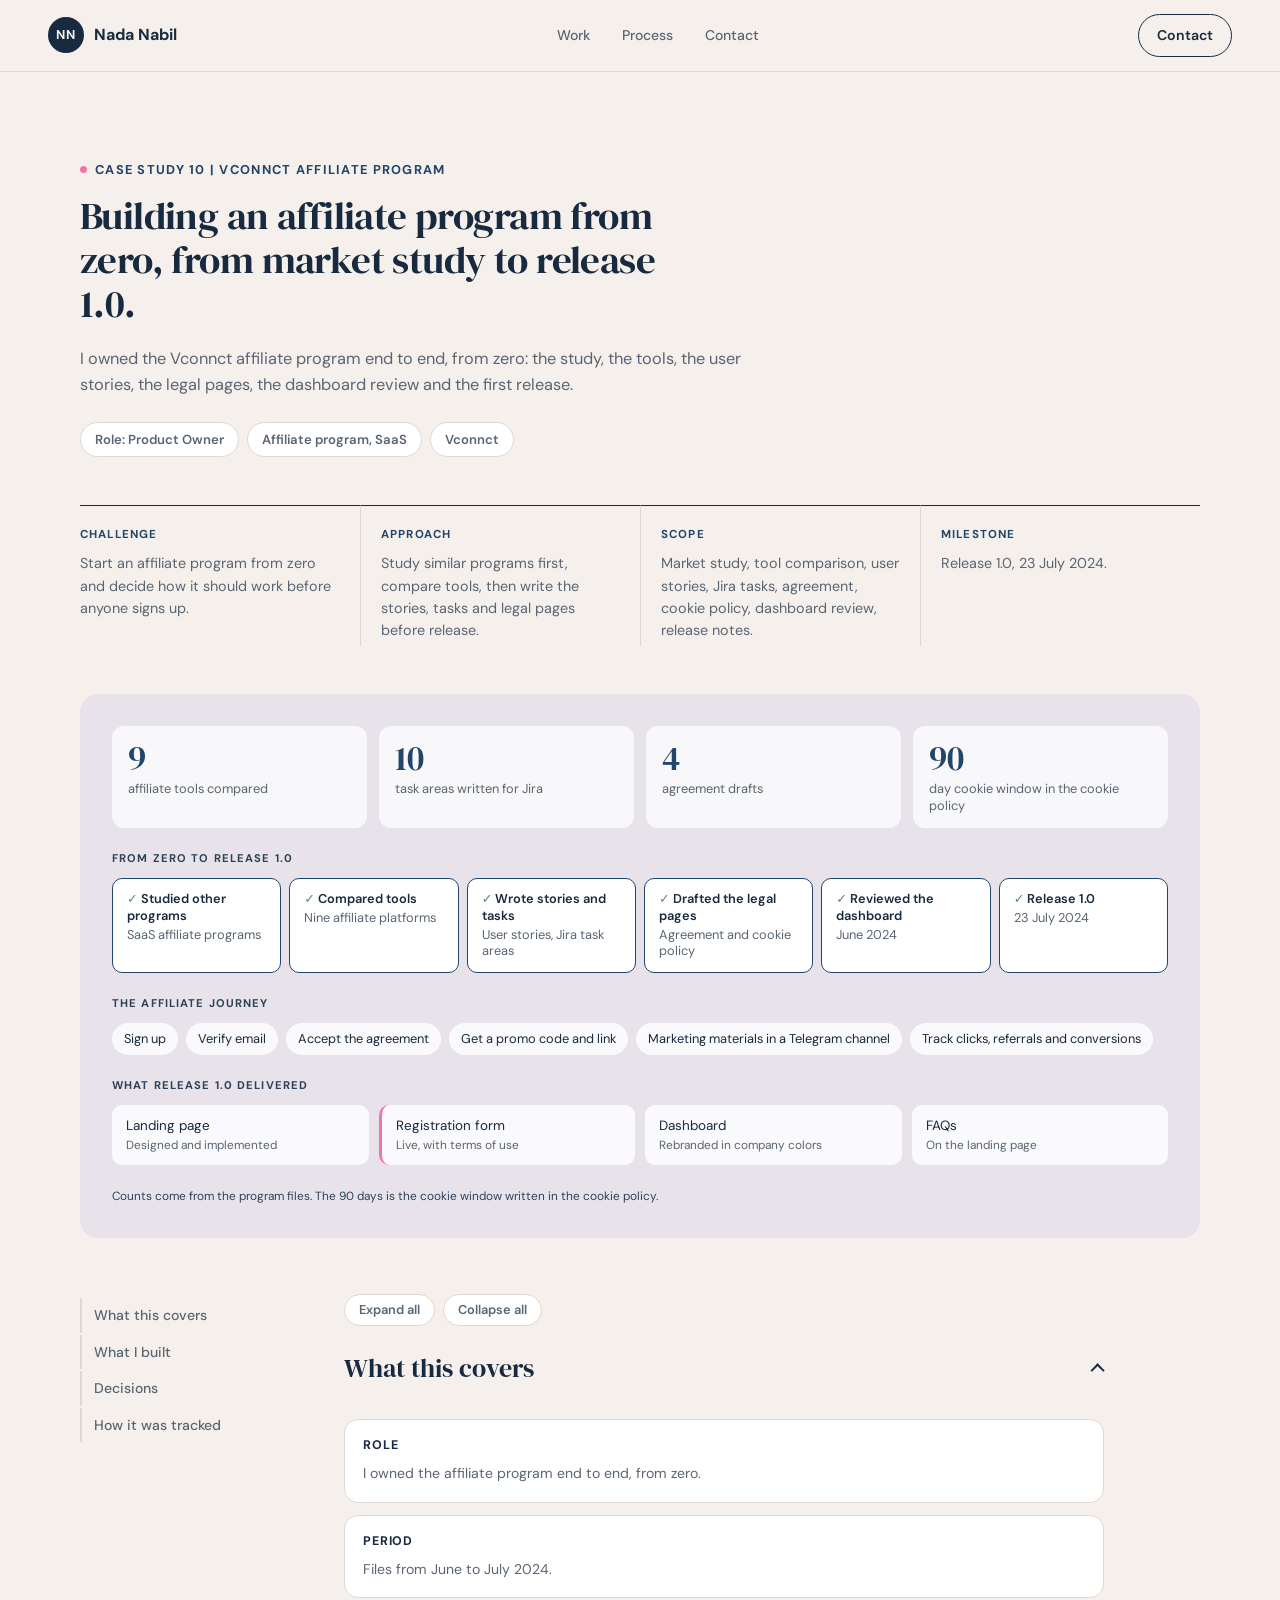
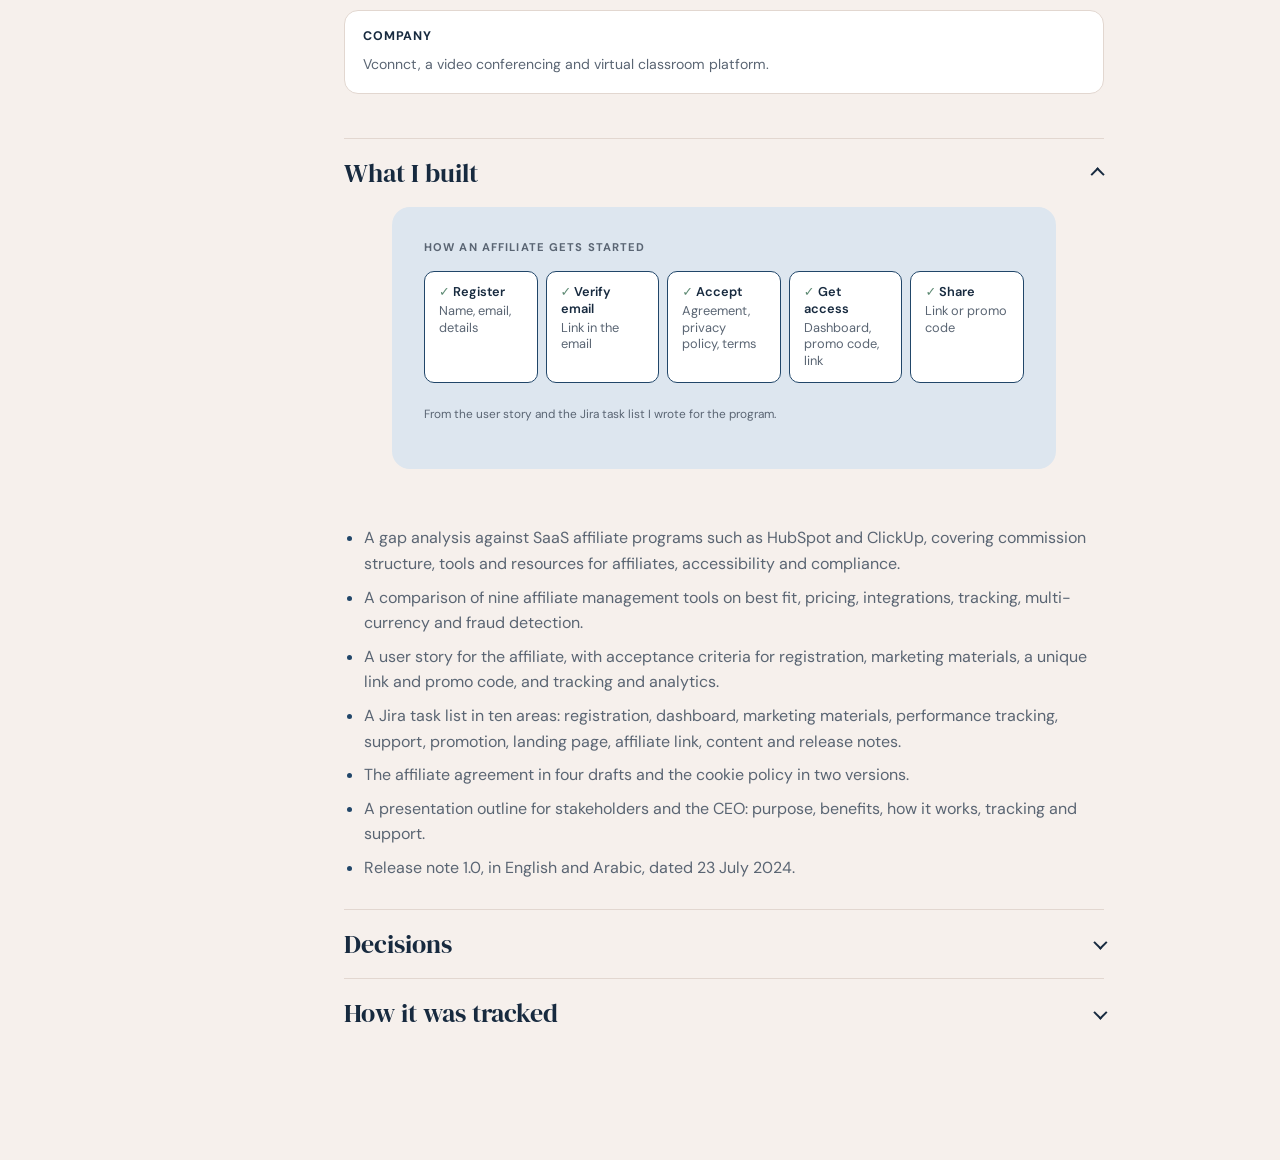
<file: case-study-vconnct-affiliate.html>
<!DOCTYPE html>
<html lang="en">
<head>
  <meta charset="UTF-8" />
  <meta name="viewport" content="width=device-width, initial-scale=1.0" />
  <title>Case Study | Vconnct Affiliate Program</title>
  <meta
    name="description"
    content="Case study: Vconnct Affiliate Program"
  />
  <link rel="icon" href="favicon.svg" type="image/svg+xml" />
  <link rel="stylesheet" href="styles.css" />
<link rel="preconnect" href="https://fonts.googleapis.com"><link rel="preconnect" href="https://fonts.gstatic.com" crossorigin><link href="https://fonts.googleapis.com/css2?family=DM+Sans:wght@400;500;600;700&family=DM+Serif+Display&display=swap" rel="stylesheet"></head>
<body>
  <header class="site-header">
    <a class="brand" href="index.html"><span>NN</span><strong>Nada Nabil</strong></a>
    <nav class="main-nav" aria-label="Main navigation">
      <a href="index.html#work">Work</a>
      <a href="index.html#process">Process</a>
      <a href="index.html#contact">Contact</a>
    </nav>
    <a class="nav-cta" href="index.html#contact">Contact</a>
  </header>

  
  
  
  <main>
    <section class="detail-hero">
      <p class="eyebrow">Case Study 10 | Vconnct Affiliate Program</p>
      <h1>Building an affiliate program from zero, from market study to release 1.0.</h1>
      <p>I owned the Vconnct affiliate program end to end, from zero: the study, the tools, the user stories, the legal pages, the dashboard review and the first release.</p>
      <div class="detail-meta"><span>Role: Product Owner</span><span>Affiliate program, SaaS</span><span>Vconnct</span></div>
    </section>
    <section class="case-strip" aria-label="Case summary">
      <div><small>Challenge</small><p>Start an affiliate program from zero and decide how it should work before anyone signs up.</p></div>
      <div><small>Approach</small><p>Study similar programs first, compare tools, then write the stories, tasks and legal pages before release.</p></div>
      <div><small>Scope</small><p>Market study, tool comparison, user stories, Jira tasks, agreement, cookie policy, dashboard review, release notes.</p></div>
      <div><small>Milestone</small><p>Release 1.0, 23 July 2024.</p></div>
    </section>
    <section class="cv" aria-label="Case at a glance"><div class="cv-inner" style="--c:var(--lav)"><div class="cv-stats"><div class="cv-stat"><strong>9</strong><span>affiliate tools compared</span></div><div class="cv-stat"><strong>10</strong><span>task areas written for Jira</span></div><div class="cv-stat"><strong>4</strong><span>agreement drafts</span></div><div class="cv-stat"><strong>90</strong><span>day cookie window in the cookie policy</span></div></div><div><p class="cv-label">From zero to release 1.0</p><div class="cv-steps"><div class="cv-step done"><b>Studied other programs</b>SaaS affiliate programs</div><div class="cv-step done"><b>Compared tools</b>Nine affiliate platforms</div><div class="cv-step done"><b>Wrote stories and tasks</b>User stories, Jira task areas</div><div class="cv-step done"><b>Drafted the legal pages</b>Agreement and cookie policy</div><div class="cv-step done"><b>Reviewed the dashboard</b>June 2024</div><div class="cv-step done"><b>Release 1.0</b>23 July 2024</div></div></div><div><p class="cv-label">The affiliate journey</p><div class="cv-chips"><span>Sign up</span><span>Verify email</span><span>Accept the agreement</span><span>Get a promo code and link</span><span>Marketing materials in a Telegram channel</span><span>Track clicks, referrals and conversions</span></div></div><div><p class="cv-label">What release 1.0 delivered</p><div class="cv-tiles"><div class="cv-tile">Landing page<small>Designed and implemented</small></div><div class="cv-tile own">Registration form<small>Live, with terms of use</small></div><div class="cv-tile">Dashboard<small>Rebranded in company colors</small></div><div class="cv-tile">FAQs<small>On the landing page</small></div></div></div><p class="cv-note">Counts come from the program files. The 90 days is the cookie window written in the cookie policy.</p></div></section>
    <section class="detail-body">
      <aside class="detail-toc"><a href="#status">What this covers</a><a href="#build">What I built</a><a href="#decisions">Decisions</a><a href="#ops">How it was tracked</a></aside>
      <article class="detail-content">
        <section id="status"><h2>What this covers</h2><div class="detail-grid"><div><strong>Role</strong><span>I owned the affiliate program end to end, from zero.</span></div><div><strong>Period</strong><span>Files from June to July 2024.</span></div><div><strong>Company</strong><span>Vconnct, a video conferencing and virtual classroom platform.</span></div></div></section>
        <section id="build"><h2>What I built</h2><section class="cv" aria-label="Case at a glance"><div class="cv-inner" style="--c:var(--sky)"><div><p class="cv-label">How an affiliate gets started</p><div class="cv-steps"><div class="cv-step done"><b>Register</b>Name, email, details</div><div class="cv-step done"><b>Verify email</b>Link in the email</div><div class="cv-step done"><b>Accept</b>Agreement, privacy policy, terms</div><div class="cv-step done"><b>Get access</b>Dashboard, promo code, link</div><div class="cv-step done"><b>Share</b>Link or promo code</div></div></div><p class="cv-note">From the user story and the Jira task list I wrote for the program.</p></div></section><ul class="cs-list"><li>A gap analysis against SaaS affiliate programs such as HubSpot and ClickUp, covering commission structure, tools and resources for affiliates, accessibility and compliance.</li><li>A comparison of nine affiliate management tools on best fit, pricing, integrations, tracking, multi-currency and fraud detection.</li><li>A user story for the affiliate, with acceptance criteria for registration, marketing materials, a unique link and promo code, and tracking and analytics.</li><li>A Jira task list in ten areas: registration, dashboard, marketing materials, performance tracking, support, promotion, landing page, affiliate link, content and release notes.</li><li>The affiliate agreement in four drafts and the cookie policy in two versions.</li><li>A presentation outline for stakeholders and the CEO: purpose, benefits, how it works, tracking and support.</li><li>Release note 1.0, in English and Arabic, dated 23 July 2024.</li></ul></section>
        <section id="decisions"><h2>Decisions</h2><div class="detail-grid">
        <div><strong>Study the market before building</strong><span>The gap analysis found where other programs were stronger, for example recurring commissions and more precise tracking, and recommended actions for each.</span></div>
        <div><strong>One promo code next to the link</strong><span>In the June 2024 dashboard review I proposed a promo code card, with the code placed next to the affiliate link so it is easy to copy, and the code issued as soon as the affiliate is approved.</span></div>
        <div><strong>Remove what duplicates</strong><span>Three dashboard cards repeated what the commission page already showed, so I proposed removing them. I also flagged a portal logo instead of the Vconnct logo, an Arabic switch that did not change the page, and links that must stay active and tied to the landing page and website.</span></div>
        <div><strong>Make the rules explicit</strong><span>Affiliates accept the agreement, privacy policy and terms at registration. The cookie policy sets a 90-day window and covers retargeting.</span></div>
                <div><strong>Give affiliates a community</strong><span>Marketing materials sit in a Telegram channel.</span></div>
        </div></section>
        <section id="ops"><h2>How it was tracked</h2><ul class="cs-list"><li>Each affiliate had their own promo code, tracked in a sheet.</li><li>Orders and affiliate payments were tracked by month in separate sheets.</li></ul></section>
      </article>
    </section>
  </main>
  <script src="interactions.js"></script>
</body>
</html>
</file>
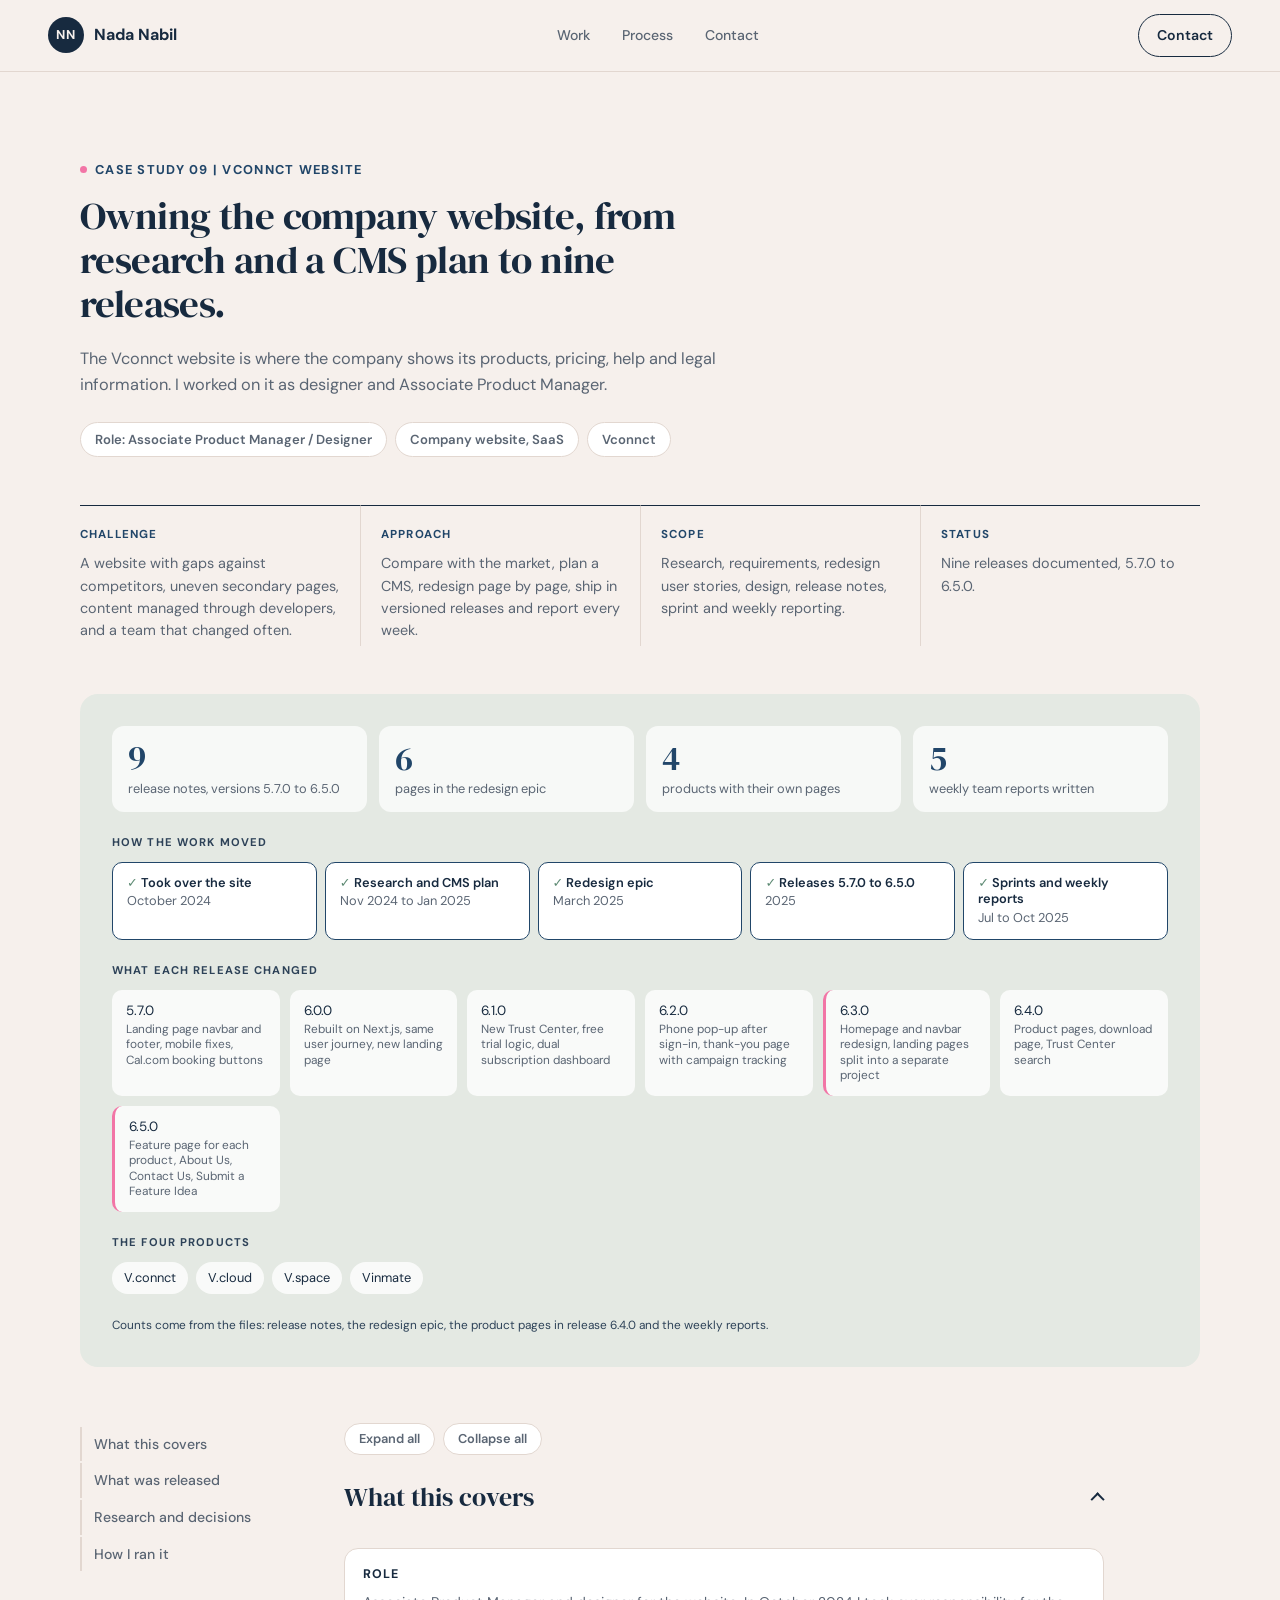
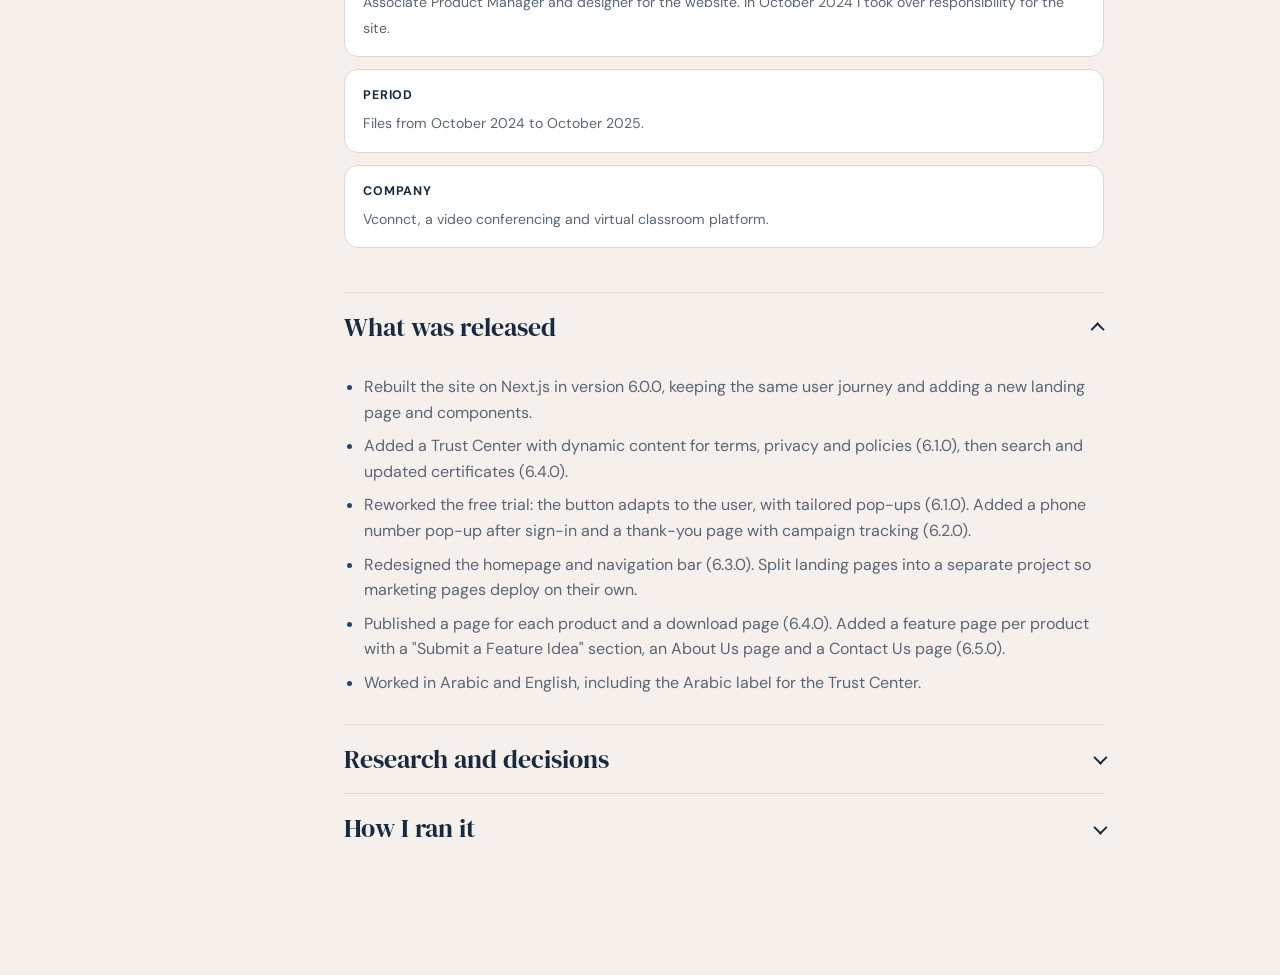
<file: case-study-vconnct-website.html>
<!DOCTYPE html>
<html lang="en">
<head>
  <meta charset="UTF-8" />
  <meta name="viewport" content="width=device-width, initial-scale=1.0" />
  <title>Case Study | Vconnct Website</title>
  <meta
    name="description"
    content="Case study: Vconnct company website"
  />
  <link rel="icon" href="favicon.svg" type="image/svg+xml" />
  <link rel="stylesheet" href="styles.css" />
<link rel="preconnect" href="https://fonts.googleapis.com"><link rel="preconnect" href="https://fonts.gstatic.com" crossorigin><link href="https://fonts.googleapis.com/css2?family=DM+Sans:wght@400;500;600;700&family=DM+Serif+Display&display=swap" rel="stylesheet"></head>
<body>
  <header class="site-header">
    <a class="brand" href="index.html"><span>NN</span><strong>Nada Nabil</strong></a>
    <nav class="main-nav" aria-label="Main navigation">
      <a href="index.html#work">Work</a>
      <a href="index.html#process">Process</a>
      <a href="index.html#contact">Contact</a>
    </nav>
    <a class="nav-cta" href="index.html#contact">Contact</a>
  </header>

  
  
  <main>
    <section class="detail-hero">
      <p class="eyebrow">Case Study 09 | Vconnct Website</p>
      <h1>Owning the company website, from research and a CMS plan to nine releases.</h1>
      <p>The Vconnct website is where the company shows its products, pricing, help and legal information. I worked on it as designer and Associate Product Manager.</p>
      <div class="detail-meta"><span>Role: Associate Product Manager / Designer</span><span>Company website, SaaS</span><span>Vconnct</span></div>
    </section>
    <section class="case-strip" aria-label="Case summary">
      <div><small>Challenge</small><p>A website with gaps against competitors, uneven secondary pages, content managed through developers, and a team that changed often.</p></div>
      <div><small>Approach</small><p>Compare with the market, plan a CMS, redesign page by page, ship in versioned releases and report every week.</p></div>
      <div><small>Scope</small><p>Research, requirements, redesign user stories, design, release notes, sprint and weekly reporting.</p></div>
      <div><small>Status</small><p>Nine releases documented, 5.7.0 to 6.5.0.</p></div>
    </section>
    <section class="cv" aria-label="Case at a glance"><div class="cv-inner" style="--c:var(--sage)"><div class="cv-stats"><div class="cv-stat"><strong>9</strong><span>release notes, versions 5.7.0 to 6.5.0</span></div><div class="cv-stat"><strong>6</strong><span>pages in the redesign epic</span></div><div class="cv-stat"><strong>4</strong><span>products with their own pages</span></div><div class="cv-stat"><strong>5</strong><span>weekly team reports written</span></div></div><div><p class="cv-label">How the work moved</p><div class="cv-steps"><div class="cv-step done"><b>Took over the site</b>October 2024</div><div class="cv-step done"><b>Research and CMS plan</b>Nov 2024 to Jan 2025</div><div class="cv-step done"><b>Redesign epic</b>March 2025</div><div class="cv-step done"><b>Releases 5.7.0 to 6.5.0</b>2025</div><div class="cv-step done"><b>Sprints and weekly reports</b>Jul to Oct 2025</div></div></div><div><p class="cv-label">What each release changed</p><div class="cv-tiles"><div class="cv-tile">5.7.0<small>Landing page navbar and footer, mobile fixes, Cal.com booking buttons</small></div><div class="cv-tile">6.0.0<small>Rebuilt on Next.js, same user journey, new landing page</small></div><div class="cv-tile">6.1.0<small>New Trust Center, free trial logic, dual subscription dashboard</small></div><div class="cv-tile">6.2.0<small>Phone pop-up after sign-in, thank-you page with campaign tracking</small></div><div class="cv-tile own">6.3.0<small>Homepage and navbar redesign, landing pages split into a separate project</small></div><div class="cv-tile">6.4.0<small>Product pages, download page, Trust Center search</small></div><div class="cv-tile own">6.5.0<small>Feature page for each product, About Us, Contact Us, Submit a Feature Idea</small></div></div></div><div><p class="cv-label">The four products</p><div class="cv-chips"><span>V.connct</span><span>V.cloud</span><span>V.space</span><span>Vinmate</span></div></div><p class="cv-note">Counts come from the files: release notes, the redesign epic, the product pages in release 6.4.0 and the weekly reports.</p></div></section>
    <section class="detail-body">
      <aside class="detail-toc"><a href="#status">What this covers</a><a href="#releases">What was released</a><a href="#decisions">Research and decisions</a><a href="#process">How I ran it</a></aside>
      <article class="detail-content">
        <section id="status"><h2>What this covers</h2><div class="detail-grid"><div><strong>Role</strong><span>Associate Product Manager and designer for the website. In October 2024 I took over responsibility for the site.</span></div><div><strong>Period</strong><span>Files from October 2024 to October 2025.</span></div><div><strong>Company</strong><span>Vconnct, a video conferencing and virtual classroom platform.</span></div></div></section>
        <section id="releases"><h2>What was released</h2><ul class="cs-list"><li>Rebuilt the site on Next.js in version 6.0.0, keeping the same user journey and adding a new landing page and components.</li><li>Added a Trust Center with dynamic content for terms, privacy and policies (6.1.0), then search and updated certificates (6.4.0).</li><li>Reworked the free trial: the button adapts to the user, with tailored pop-ups (6.1.0). Added a phone number pop-up after sign-in and a thank-you page with campaign tracking (6.2.0).</li><li>Redesigned the homepage and navigation bar (6.3.0). Split landing pages into a separate project so marketing pages deploy on their own.</li><li>Published a page for each product and a download page (6.4.0). Added a feature page per product with a "Submit a Feature Idea" section, an About Us page and a Contact Us page (6.5.0).</li><li>Worked in Arabic and English, including the Arabic label for the Trust Center.</li></ul></section>
        <section id="decisions"><h2>Research and decisions</h2><section class="cv" aria-label="Case at a glance"><div class="cv-inner" style="--c:var(--sky)"><div><p class="cv-label">From a gap to a plan</p><div class="cv-steps"><div class="cv-step done"><b>Compared with Zoom</b>Content, design and secondary pages</div><div class="cv-step done"><b>90-day roadmap</b>Actions per area</div><div class="cv-step done"><b>CMS options compared</b>Strapi, Webflow, Contentful</div><div class="cv-step done"><b>CMS PRD written</b>For non-developers</div><div class="cv-step "><b>CMS tool in production</b>Not stated in the files</div></div></div><div><p class="cv-label">The Trust Center PRD covered</p><div class="cv-chips"><span>Upload legal documents</span><span>Categories and tags</span><span>Search</span><span>Version history</span><span>Knowledge Hub for guides</span></div></div><p class="cv-note">The files do not say which CMS tool shipped, so I do not claim one.</p></div></section>
        <div class="detail-grid">
        <div><strong>Compare with Zoom first</strong><span>The comparison listed gaps in content, design consistency on secondary pages and performance, and gave a recommended action for each, grouped into a 90-day roadmap.</span></div>
        <div><strong>Plan a CMS for non-developers</strong><span>Research compared CMS options. The PRD specified a CMS so teams can create pages, publish legal documents and run a Knowledge Hub without a developer. Later release notes show content managed from a CMS, for example the Trust Center and the homepage announcement bar.</span></div>
        <div><strong>Write the redesign as user stories</strong><span>The redesign epic has user stories with acceptance criteria for the home, About Us, features, glossary, video library and comparison pages, and lists what was still missing: pricing, contact, Trust Center, support and blog.</span></div>
        <div><strong>Assess tools before adopting them</strong><span>The Framer report weighed workflow, CMS collections, cost and add-ons, and recommended a three-month trial with a small team before any wider move.</span></div>
        <div><strong>Plan what to measure</strong><span>A tracking matrix lists page engagement, clicks, funnels from "Book a Demo" and sign-up, and campaign tracking. Release 6.2.0 added campaign tracking scripts to the thank-you page.</span></div>
        <div><strong>Keep marketing pages separate</strong><span>Landing pages became a separate project in 6.3.0, so campaigns can change faster with less risk to the main site.</span></div>
        </div></section>
        <section id="process"><h2>How I ran it</h2><section class="cv" aria-label="Case at a glance"><div class="cv-inner" style="--c:var(--sand)"><div><p class="cv-label">How I ran the work</p><div class="cv-chips"><span>Sprint goals</span><span>Sprint closure reports</span><span>Weekly team reports</span><span>Daily product owner checklist</span><span>ClickUp board</span><span>Definition of Ready</span><span>Release notes</span></div></div><div><p class="cv-label">What the weekly reports tracked</p><div class="cv-chips"><span>Website goals</span><span>Product pages</span><span>Features pages</span><span>Collateral assets</span><span>Product support</span><span>Product management tasks</span></div></div></div></section><p>I wrote sprint closure reports and weekly website team reports covering website goals, product pages, features pages, collateral assets and product support. Sprint scopes covered product overview pages and a redesign of the payment flow, with success, fail and pending states.</p></section>
      </article>
    </section>
  </main>
  <script src="interactions.js"></script>
</body>
</html>
</file>
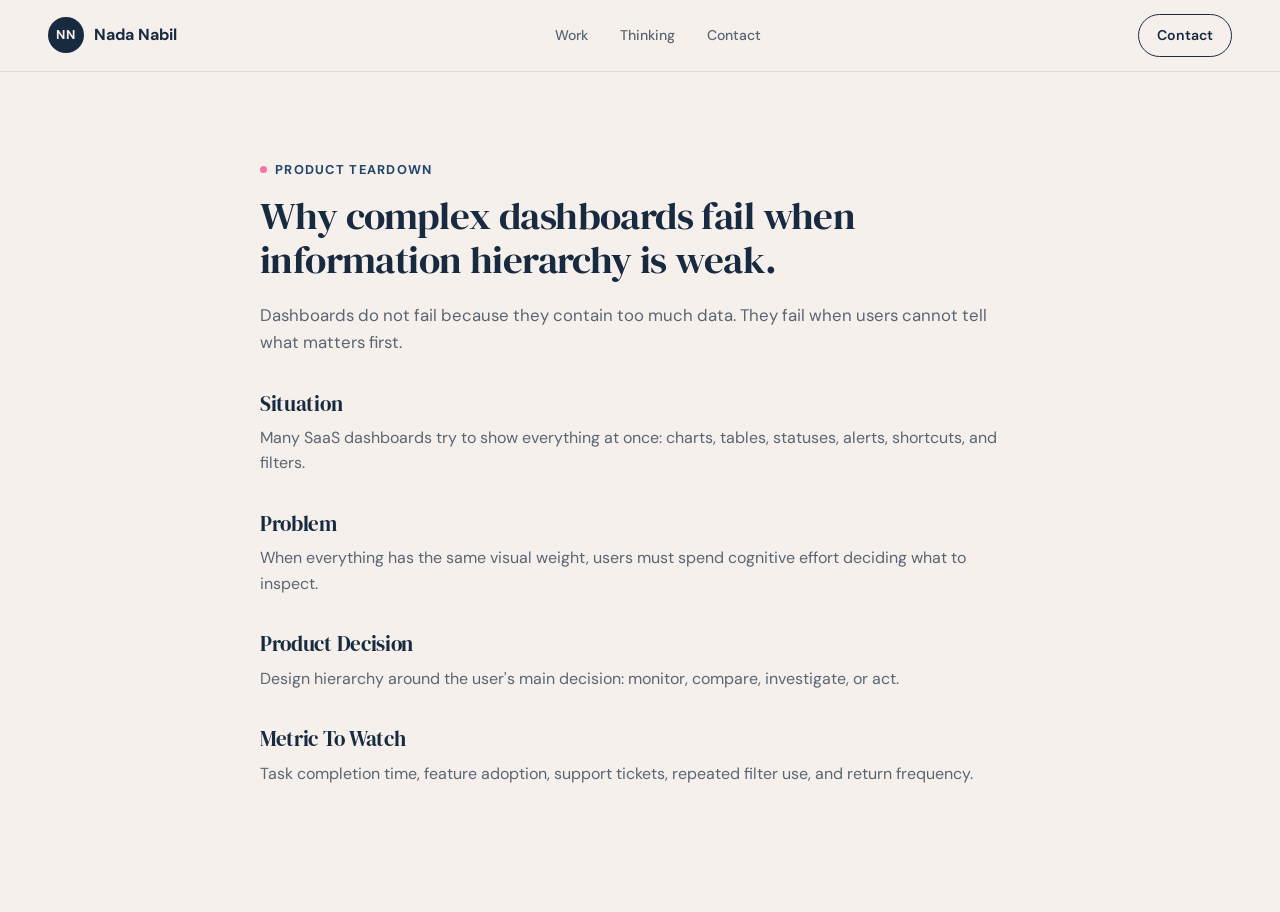
<file: thinking-dashboard-hierarchy.html>
<!DOCTYPE html>
<html lang="en">
<head>
  <meta charset="UTF-8" />
  <meta name="viewport" content="width=device-width, initial-scale=1.0" />
  <title>Product Thinking | Dashboard Hierarchy</title>
  <meta
    name="description"
    content="Product thinking article by Nada Nabil about dashboard hierarchy, SaaS usability, and metrics to watch."
  />
  <link rel="icon" href="favicon.svg" type="image/svg+xml" />
  <link rel="stylesheet" href="styles.css" />
<link rel="preconnect" href="https://fonts.googleapis.com"><link rel="preconnect" href="https://fonts.gstatic.com" crossorigin><link href="https://fonts.googleapis.com/css2?family=DM+Sans:wght@400;500;600;700&family=DM+Serif+Display&display=swap" rel="stylesheet"></head>
<body>
  <header class="site-header">
    <a class="brand" href="index.html"><span>NN</span><strong>Nada Nabil</strong></a>
    <nav class="main-nav" aria-label="Main navigation">
      <a href="index.html#work">Work</a>
      <a href="index.html#thinking">Thinking</a>
      <a href="index.html#contact">Contact</a>
    </nav>
    <a class="nav-cta" href="index.html#contact">Contact</a>
  </header>
  <main>
    <article class="article-page">
      <p class="eyebrow">Product teardown</p>
      <h1>Why complex dashboards fail when information hierarchy is weak.</h1>
      <p class="article-lede">
        Dashboards do not fail because they contain too much data. They fail when users cannot tell what matters first.
      </p>
      <h2>Situation</h2>
      <p>Many SaaS dashboards try to show everything at once: charts, tables, statuses, alerts, shortcuts, and filters.</p>
      <h2>Problem</h2>
      <p>When everything has the same visual weight, users must spend cognitive effort deciding what to inspect.</p>
      <h2>Product Decision</h2>
      <p>Design hierarchy around the user's main decision: monitor, compare, investigate, or act.</p>
      <h2>Metric To Watch</h2>
      <p>Task completion time, feature adoption, support tickets, repeated filter use, and return frequency.</p>
    </article>
  </main>
  <script src="interactions.js"></script>
</body>
</html>
</file>
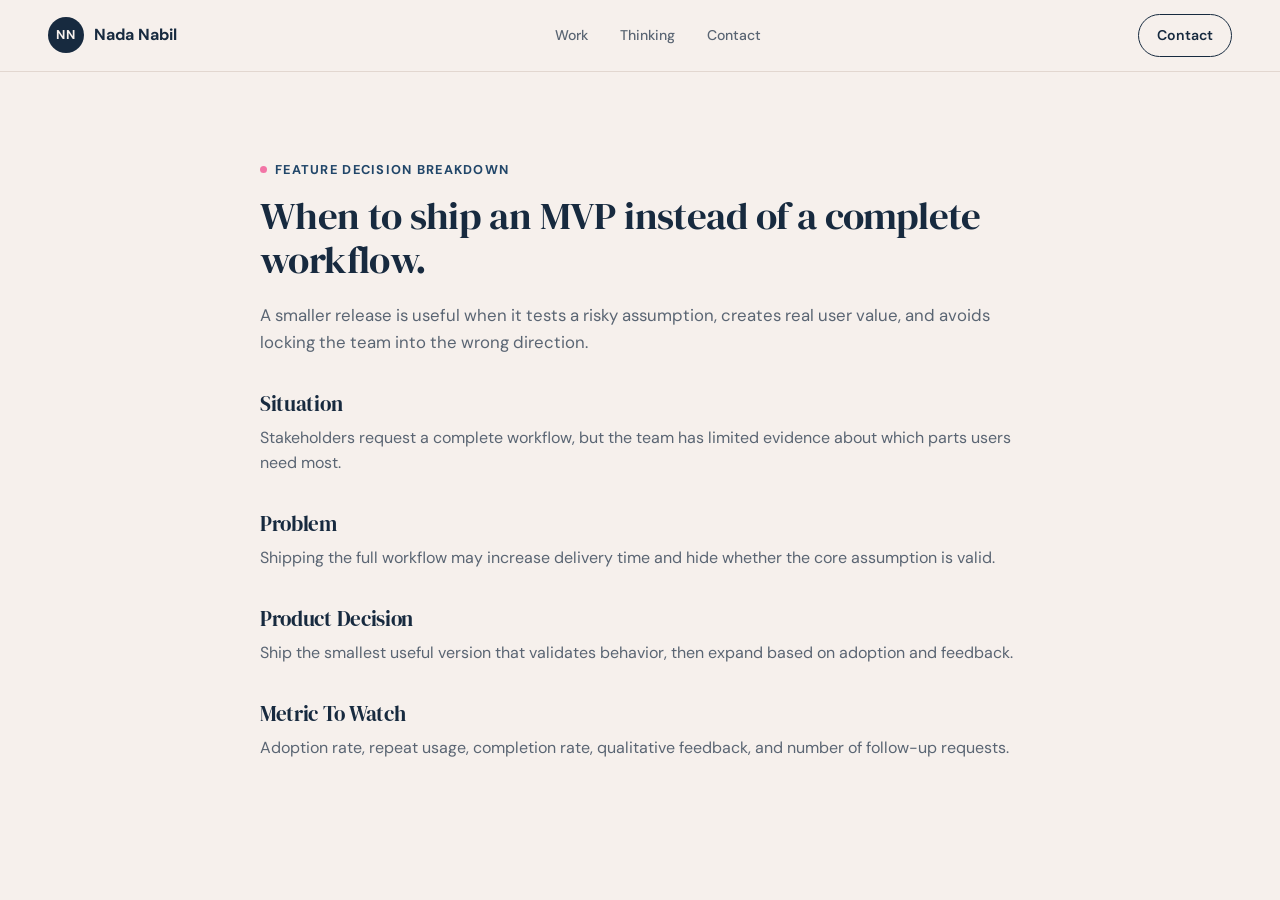
<file: thinking-mvp-scope.html>
<!DOCTYPE html>
<html lang="en">
<head>
  <meta charset="UTF-8" />
  <meta name="viewport" content="width=device-width, initial-scale=1.0" />
  <title>Product Thinking | MVP Scope</title>
  <meta
    name="description"
    content="Product thinking article by Nada Nabil about when to ship an MVP and how to choose product scope."
  />
  <link rel="icon" href="favicon.svg" type="image/svg+xml" />
  <link rel="stylesheet" href="styles.css" />
<link rel="preconnect" href="https://fonts.googleapis.com"><link rel="preconnect" href="https://fonts.gstatic.com" crossorigin><link href="https://fonts.googleapis.com/css2?family=DM+Sans:wght@400;500;600;700&family=DM+Serif+Display&display=swap" rel="stylesheet"></head>
<body>
  <header class="site-header">
    <a class="brand" href="index.html"><span>NN</span><strong>Nada Nabil</strong></a>
    <nav class="main-nav" aria-label="Main navigation">
      <a href="index.html#work">Work</a>
      <a href="index.html#thinking">Thinking</a>
      <a href="index.html#contact">Contact</a>
    </nav>
    <a class="nav-cta" href="index.html#contact">Contact</a>
  </header>
  <main>
    <article class="article-page">
      <p class="eyebrow">Feature decision breakdown</p>
      <h1>When to ship an MVP instead of a complete workflow.</h1>
      <p class="article-lede">
        A smaller release is useful when it tests a risky assumption, creates real user value, and avoids locking the
        team into the wrong direction.
      </p>
      <h2>Situation</h2>
      <p>Stakeholders request a complete workflow, but the team has limited evidence about which parts users need most.</p>
      <h2>Problem</h2>
      <p>Shipping the full workflow may increase delivery time and hide whether the core assumption is valid.</p>
      <h2>Product Decision</h2>
      <p>Ship the smallest useful version that validates behavior, then expand based on adoption and feedback.</p>
      <h2>Metric To Watch</h2>
      <p>Adoption rate, repeat usage, completion rate, qualitative feedback, and number of follow-up requests.</p>
    </article>
  </main>
  <script src="interactions.js"></script>
</body>
</html>
</file>
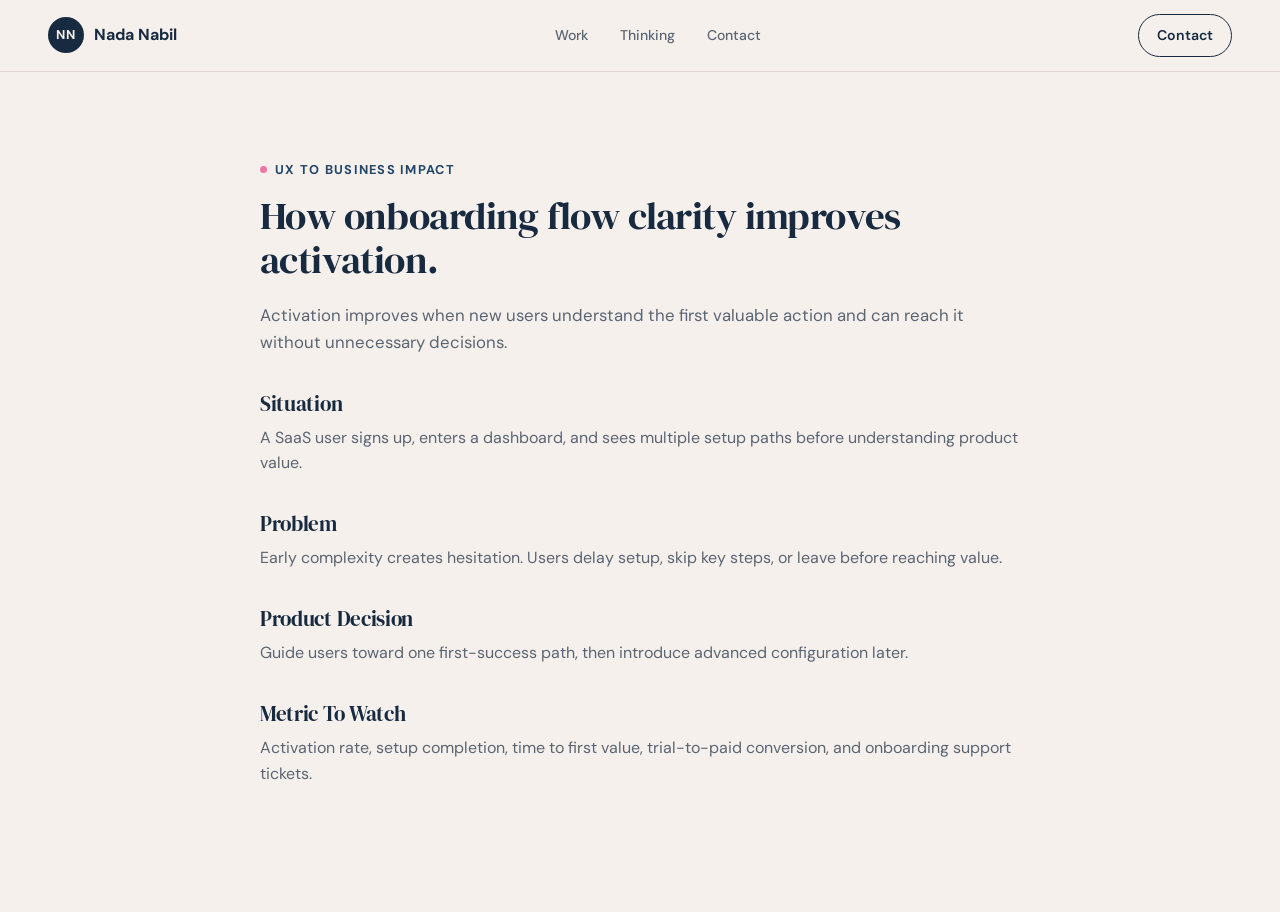
<file: thinking-onboarding-activation.html>
<!DOCTYPE html>
<html lang="en">
<head>
  <meta charset="UTF-8" />
  <meta name="viewport" content="width=device-width, initial-scale=1.0" />
  <title>Product Thinking | Onboarding Activation</title>
  <meta
    name="description"
    content="Product thinking article by Nada Nabil about onboarding clarity, activation, and SaaS business impact."
  />
  <link rel="icon" href="favicon.svg" type="image/svg+xml" />
  <link rel="stylesheet" href="styles.css" />
<link rel="preconnect" href="https://fonts.googleapis.com"><link rel="preconnect" href="https://fonts.gstatic.com" crossorigin><link href="https://fonts.googleapis.com/css2?family=DM+Sans:wght@400;500;600;700&family=DM+Serif+Display&display=swap" rel="stylesheet"></head>
<body>
  <header class="site-header">
    <a class="brand" href="index.html"><span>NN</span><strong>Nada Nabil</strong></a>
    <nav class="main-nav" aria-label="Main navigation">
      <a href="index.html#work">Work</a>
      <a href="index.html#thinking">Thinking</a>
      <a href="index.html#contact">Contact</a>
    </nav>
    <a class="nav-cta" href="index.html#contact">Contact</a>
  </header>
  <main>
    <article class="article-page">
      <p class="eyebrow">UX to business impact</p>
      <h1>How onboarding flow clarity improves activation.</h1>
      <p class="article-lede">
        Activation improves when new users understand the first valuable action and can reach it without unnecessary
        decisions.
      </p>
      <h2>Situation</h2>
      <p>A SaaS user signs up, enters a dashboard, and sees multiple setup paths before understanding product value.</p>
      <h2>Problem</h2>
      <p>Early complexity creates hesitation. Users delay setup, skip key steps, or leave before reaching value.</p>
      <h2>Product Decision</h2>
      <p>Guide users toward one first-success path, then introduce advanced configuration later.</p>
      <h2>Metric To Watch</h2>
      <p>Activation rate, setup completion, time to first value, trial-to-paid conversion, and onboarding support tickets.</p>
    </article>
  </main>
  <script src="interactions.js"></script>
</body>
</html>
</file>
<file: styles.css>
/* =========================================================
   Nada Nabil portfolio: stylesheet
   HOW TO EDIT
   1. Colors, fonts, sizes and spacing live in the :root block
      below. Change a value there and it updates the whole site.
   2. The file is split into numbered parts. Search for the
      part name (for example "5. HOME: CASE CARDS").
   3. Text is edited in the .html files, not here.
   ========================================================= */

/* 1. DESIGN TOKENS ---------------------------------------- */
:root {
  /* Colors */
  --bg: #f6f0ec;          /* page background (off-white) */
  --bg-alt: #ece1db;      /* alternate band background */
  --surface: #ffffff;     /* cards */
  --ink: #172a3f;         /* main text and headings */
  --muted: #5a6573;       /* secondary text */
  --line: #e2d7d0;        /* borders */
  --accent: #214669;      /* single accent color (dusty blue) */
  --accent-soft: #e2e8ef; /* light tint of the accent */

  /* Fonts */
  --font-display: "DM Serif Display", "Iowan Old Style", Georgia, serif;
  --font-body: "DM Sans", Inter, ui-sans-serif, system-ui, -apple-system, "Segoe UI", sans-serif;

  /* Type scale */
  --fs-hero: clamp(2.1rem, 4.6vw, 3.4rem);
  --fs-h1: clamp(1.8rem, 3.3vw, 2.45rem);
  --fs-h2: clamp(1.45rem, 2.4vw, 1.9rem);
  --fs-h3: 1.05rem;
  --fs-body: 1rem;
  --fs-small: 0.8rem;

  /* Layout */
  --max: 1120px;
  --gutter: clamp(20px, 5vw, 48px);
  --section-space: clamp(64px, 9vw, 112px);
  --radius: 14px;
  --radius-pill: 999px;
}

/* 2. BASE ------------------------------------------------- */
*, *::before, *::after { box-sizing: border-box; }
html { scroll-behavior: smooth; -webkit-text-size-adjust: 100%; }
body {
  margin: 0;
  background: var(--bg);
  color: var(--ink);
  font-family: var(--font-body);
  font-size: var(--fs-body);
  line-height: 1.6;
  -webkit-font-smoothing: antialiased;
}
a { color: inherit; text-decoration: none; }
img { max-width: 100%; }
h1, h2, h3 {
  margin: 0;
  font-family: var(--font-display);
  font-weight: 400;
  letter-spacing: -0.015em;
  line-height: 1.12;
}
h1 { font-size: var(--fs-h1); }
h2 { font-size: var(--fs-h2); }
h3 { font-size: var(--fs-h3); line-height: 1.3; letter-spacing: -0.005em; }
p { margin: 0; }
:focus-visible { outline: 3px solid var(--accent); outline-offset: 3px; border-radius: 4px; }

.eyebrow {
  margin: 0 0 14px;
  color: var(--accent);
  font-family: var(--font-body);
  font-size: var(--fs-small);
  font-weight: 700;
  letter-spacing: 0.1em;
  text-transform: uppercase;
}

/* 3. HEADER AND NAVIGATION -------------------------------- */
.site-header {
  position: sticky;
  top: 0;
  z-index: 20;
  display: flex;
  align-items: center;
  justify-content: space-between;
  gap: 20px;
  padding: 14px var(--gutter);
  background: rgba(246, 240, 236, 0.92);
  backdrop-filter: blur(10px);
  border-bottom: 1px solid var(--line);
}
.brand { display: inline-flex; align-items: center; gap: 10px; font-weight: 700; }
.brand span {
  display: grid;
  place-items: center;
  width: 36px;
  height: 36px;
  border-radius: 50%;
  background: var(--ink);
  color: var(--bg);
  font-size: 0.8rem;
  letter-spacing: 0.04em;
}
.main-nav { display: flex; gap: 4px; }
.main-nav a {
  padding: 8px 14px;
  border-radius: var(--radius-pill);
  color: var(--muted);
  font-size: 0.88rem;
  font-weight: 500;
  transition: background 0.2s, color 0.2s;
}
.main-nav a:hover, .main-nav a.active { background: var(--ink); color: var(--bg); }
.nav-cta {
  padding: 9px 18px;
  border-radius: var(--radius-pill);
  border: 1px solid var(--ink);
  font-size: 0.88rem;
  font-weight: 600;
  transition: background 0.2s, color 0.2s;
}
.nav-cta:hover { background: var(--ink); color: var(--bg); }

/* 4. BUTTONS AND LINKS ------------------------------------ */
.hero-actions, .contact-actions { display: flex; flex-wrap: wrap; gap: 12px; }
.button {
  display: inline-flex;
  align-items: center;
  justify-content: center;
  min-height: 48px;
  padding: 0 24px;
  border-radius: var(--radius-pill);
  border: 1px solid var(--ink);
  font-weight: 600;
  font-size: 0.88rem;
  transition: transform 0.15s, background 0.2s, color 0.2s;
}
.button:hover { transform: translateY(-2px); }
.button.primary { background: var(--ink); color: var(--bg); }
.button.primary:hover { background: var(--accent); border-color: var(--accent); }
.button.secondary { background: transparent; color: var(--ink); }
.button.secondary:hover { background: var(--ink); color: var(--bg); }
.text-link { display: inline-block; margin-top: 18px; font-weight: 600; border-bottom: 2px solid var(--accent); padding-bottom: 2px; }
.text-link::after { content: " \2192"; }
.text-link:hover { color: var(--accent); }

/* 5. HOME: HERO ------------------------------------------- */
.hero { padding: clamp(48px, 8vw, 96px) var(--gutter) 0; max-width: calc(var(--max) + var(--gutter) * 2); margin: 0 auto; }
.hero-grid { display: grid; grid-template-columns: 1.25fr 0.75fr; gap: clamp(32px, 5vw, 64px); align-items: center; }
.status-pill {
  display: inline-flex;
  align-items: center;
  gap: 8px;
  margin-bottom: 20px;
  padding: 6px 14px;
  border: 1px solid var(--line);
  border-radius: var(--radius-pill);
  background: var(--surface);
  font-size: var(--fs-small);
  font-weight: 600;
}
.status-pill span { width: 8px; height: 8px; border-radius: 50%; background: var(--accent); }
.hero-title { font-size: var(--fs-hero); line-height: 1.12; letter-spacing: -0.02em; margin-bottom: 20px; }
.accent-word { color: var(--accent); font-style: italic; }
.hero-subtitle { max-width: 38em; margin-bottom: 28px; color: var(--muted); font-size: 1.05rem; }
.product-visual {
  padding: 24px;
  border: 1px solid var(--line);
  border-radius: calc(var(--radius) + 6px);
  background: var(--surface);
  box-shadow: 0 24px 60px rgba(30, 45, 65, 0.08);
}
.visual-top { display: grid; gap: 4px; padding-bottom: 18px; margin-bottom: 18px; border-bottom: 1px solid var(--line); }
.visual-top span, .visual-metrics span, .decision-map small {
  color: var(--accent);
  font-size: 0.72rem;
  font-weight: 700;
  letter-spacing: 0.1em;
  text-transform: uppercase;
}
.visual-top strong { font-family: var(--font-display); font-size: 1.1rem; }
.visual-metrics { display: grid; gap: 12px; margin-bottom: 12px; }
.visual-metrics article, .decision-map div { padding: 14px 16px; border-radius: 10px; background: var(--bg); }
.visual-metrics strong { display: block; margin: 2px 0 4px; font-size: 1rem; }
.visual-metrics p, .decision-map p { color: var(--muted); font-size: 0.9rem; line-height: 1.5; }
.decision-map { display: grid; gap: 12px; }
.decision-map small { display: block; margin-bottom: 2px; }

.impact-ticker { width: 100vw; margin: clamp(40px, 6vw, 72px) 0 0 calc(50% - 50vw); overflow: hidden; border-block: 1px solid var(--line); background: var(--bg-alt); }
.impact-ticker div { display: flex; width: max-content; animation: ticker 40s linear infinite; }
.impact-ticker span { padding: 14px 28px; white-space: nowrap; font-size: 0.9rem; font-weight: 500; color: var(--muted); }
.impact-ticker span::after { content: "\2022"; margin-left: 56px; color: var(--accent); }
@keyframes ticker { to { transform: translateX(-50%); } }

/* 6. HOME: SECTIONS --------------------------------------- */
.metrics-band, .section {
  max-width: calc(var(--max) + var(--gutter) * 2);
  margin: 0 auto;
  padding: var(--section-space) var(--gutter) 0;
}
.metrics-band { display: grid; grid-template-columns: repeat(4, 1fr); gap: 16px; padding-top: clamp(40px, 6vw, 64px); }
.metrics-band article { padding: 22px; border-top: 3px solid var(--ink); background: var(--surface); border-radius: 0 0 var(--radius) var(--radius); border-inline: 1px solid var(--line); border-bottom: 1px solid var(--line); }
.metrics-band strong { display: block; margin-bottom: 8px; font-family: var(--font-display); font-size: 1.05rem; }
.metrics-band span { color: var(--muted); font-size: 0.88rem; line-height: 1.5; }

.section-heading { margin-bottom: clamp(28px, 4vw, 48px); max-width: 44em; }
.section-heading.split { display: grid; grid-template-columns: 1.1fr 0.9fr; gap: 40px; align-items: end; max-width: none; }
.section-heading.split > p { color: var(--muted); }

/* Case cards */
.case-stack { display: grid; gap: 20px; }
.case-card {
  display: grid;
  grid-template-columns: 72px 1fr;
  gap: 24px;
  padding: clamp(22px, 3.5vw, 36px);
  border: 1px solid var(--line);
  border-radius: calc(var(--radius) + 4px);
  background: var(--surface);
  transition: border-color 0.2s, box-shadow 0.2s;
}
.case-card:hover { border-color: var(--ink); box-shadow: 0 18px 40px rgba(30, 45, 65, 0.07); }
.case-number { font-family: var(--font-display); font-size: 1.7rem; line-height: 1; color: var(--accent); }
.case-meta, .tool-tags { display: flex; flex-wrap: wrap; gap: 8px; margin-bottom: 14px; }
.case-meta span, .tool-tags span {
  padding: 4px 12px;
  border-radius: var(--radius-pill);
  background: var(--bg);
  border: 1px solid var(--line);
  font-size: 0.8rem;
  font-weight: 600;
  color: var(--muted);
}
.case-content h3 { font-size: clamp(1.15rem, 1.8vw, 1.4rem); margin-bottom: 12px; }
.case-content > p { max-width: 46em; color: var(--muted); }
.case-details { display: grid; grid-template-columns: repeat(3, 1fr); gap: 12px; margin-top: 20px; }
.case-details div { padding: 12px 14px; border-radius: 10px; background: var(--bg); }
.case-details strong { display: block; margin-bottom: 2px; font-size: 0.72rem; letter-spacing: 0.08em; text-transform: uppercase; color: var(--accent); }
.case-details span { font-size: 0.88rem; }
.contact-sub { color: var(--muted); }
.work-section > .contact-sub { margin-top: 24px; max-width: 46em; font-size: 0.9rem; }
.more-title { margin: 44px 0 14px; font-size: 1.15rem; }

/* Capabilities, thinking, process */
.capability-list, .insight-grid, .process-track { display: grid; gap: 16px; }
.capability-list { grid-template-columns: repeat(2, 1fr); }
.insight-grid { grid-template-columns: repeat(3, 1fr); }
.process-track { grid-template-columns: repeat(4, 1fr); }
.capability-list article, .insight-grid article, .process-track article {
  padding: 24px;
  border: 1px solid var(--line);
  border-radius: var(--radius);
  background: var(--surface);
}
.capability-list span, .insight-grid span, .process-track span {
  display: block;
  margin-bottom: 12px;
  color: var(--accent);
  font-size: 0.74rem;
  font-weight: 700;
  letter-spacing: 0.1em;
  text-transform: uppercase;
}
.capability-list h3, .insight-grid h3, .process-track h3 { margin-bottom: 10px; }
.capability-list p, .insight-grid p, .process-track p { color: var(--muted); font-size: 0.9rem; }
.insight-grid .text-link { margin-top: 14px; }
.process-track article { border-top: 3px solid var(--ink); border-radius: 0 0 var(--radius) var(--radius); }

/* About, experience */
.about-grid { display: grid; grid-template-columns: 1fr 1fr; gap: clamp(32px, 6vw, 80px); }
.about-left h2 { margin-bottom: 24px; }
.about-copy { display: grid; gap: 16px; margin-bottom: 24px; color: var(--muted); }
.exp-list { display: grid; gap: 0; border-left: 2px solid var(--line); margin-left: 4px; }
.exp-item { position: relative; padding: 0 0 26px 24px; }
.exp-item::before { content: ""; position: absolute; left: -7px; top: 6px; width: 12px; height: 12px; border-radius: 50%; background: var(--bg); border: 2px solid var(--ink); }
.exp-item.exp-current::before { background: var(--accent); border-color: var(--accent); }
.exp-meta { display: flex; align-items: center; gap: 10px; margin-bottom: 4px; }
.exp-date { color: var(--muted); font-size: 0.85rem; font-weight: 500; }
.exp-badge { padding: 2px 10px; border-radius: var(--radius-pill); background: var(--accent-soft); color: var(--accent); font-size: 0.72rem; font-weight: 700; text-transform: uppercase; letter-spacing: 0.06em; }
.exp-item strong { display: block; font-size: 1rem; }
.exp-company { display: block; margin-bottom: 4px; color: var(--accent); font-weight: 600; font-size: 0.9rem; }
.exp-item p { color: var(--muted); font-size: 0.9rem; }
.education-block { margin-top: 24px; }
.edu-item strong { display: block; }
.edu-item span { color: var(--muted); font-size: 0.9rem; }
.about-right .eyebrow { margin-top: 0; }

/* Contact, certifications, footer */
.contact-section {
  max-width: calc(var(--max) + var(--gutter) * 2);
  margin: var(--section-space) auto 0;
  padding: 0 var(--gutter) var(--section-space);
}
.contact-top {
  display: grid;
  gap: 28px;
  padding: clamp(28px, 5vw, 56px);
  border-radius: calc(var(--radius) + 8px);
  background: var(--ink);
  color: var(--bg);
}
.contact-top .eyebrow { color: #a9c1d9; }
.contact-top h2 { margin-bottom: 8px; }
.contact-top .contact-sub { color: #c5ccd4; }
.contact-top .button.primary { background: var(--bg); color: var(--ink); border-color: var(--bg); }
.contact-top .button.primary:hover { background: var(--accent); color: #fff; border-color: var(--accent); }
.contact-top .button.secondary { color: var(--bg); border-color: #6b7684; }
.contact-top .button.secondary:hover { background: var(--bg); color: var(--ink); }
.contact-links { display: flex; flex-wrap: wrap; gap: 12px; }
.contact-link { display: inline-flex; align-items: center; gap: 10px; padding: 8px 16px 8px 8px; border: 1px solid #475262; border-radius: var(--radius-pill); font-weight: 500; font-size: 0.9rem; }
.contact-link:hover { border-color: var(--bg); }
.contact-link-icon { display: grid; place-items: center; min-width: 30px; height: 30px; padding: 0 6px; border-radius: 50%; background: var(--bg); color: var(--ink); font-size: 0.7rem; font-weight: 800; }
.certifications { margin-top: 48px; }
.cert-grid { display: grid; grid-template-columns: repeat(4, 1fr); gap: 16px; }
.cert-card { padding: 20px; border: 1px solid var(--line); border-radius: var(--radius); background: var(--surface); }
.cert-issuer { display: block; margin-bottom: 6px; color: var(--accent); font-size: 0.75rem; font-weight: 700; letter-spacing: 0.06em; text-transform: uppercase; }
.cert-card strong { font-family: var(--font-display); font-size: 0.88rem; line-height: 1.3; }
.site-footer {
  display: flex;
  flex-wrap: wrap;
  justify-content: space-between;
  gap: 8px 24px;
  padding: 24px var(--gutter);
  border-top: 1px solid var(--line);
  color: var(--muted);
  font-size: 0.88rem;
}

/* 7. DETAIL PAGES (case studies) -------------------------- */
.detail-hero, .detail-body, .article-page {
  max-width: calc(var(--max) + var(--gutter) * 2);
  margin: 0 auto;
  padding-inline: var(--gutter);
}
.detail-hero { padding-top: clamp(48px, 8vw, 88px); padding-bottom: clamp(28px, 4vw, 48px); }
.detail-hero h1 { max-width: 16em; margin-bottom: 20px; }
.detail-hero > p:not(.eyebrow) { max-width: 42em; color: var(--muted); font-size: 1.02rem; }
.detail-hero .hero-actions { margin-top: 28px; }
.detail-meta { display: flex; flex-wrap: wrap; gap: 8px; margin-top: 24px; }
.detail-meta span { padding: 6px 14px; border: 1px solid var(--line); border-radius: var(--radius-pill); background: var(--surface); font-size: 0.82rem; font-weight: 600; color: var(--muted); }
.detail-body { display: grid; grid-template-columns: 200px minmax(0, 1fr); gap: clamp(28px, 5vw, 64px); padding-bottom: var(--section-space); align-items: start; }
.detail-toc { position: sticky; top: 88px; display: grid; gap: 2px; padding-top: 4px; }
.detail-toc a { padding: 6px 12px; border-left: 2px solid var(--line); color: var(--muted); font-size: 0.88rem; font-weight: 500; }
.detail-toc a:hover { border-left-color: var(--accent); color: var(--ink); }
.detail-content { max-width: 760px; }
.detail-content section { margin-top: clamp(40px, 6vw, 64px); }
.detail-content section:first-child { margin-top: 0; }
.detail-content h2 { font-size: clamp(1.3rem, 2.2vw, 1.6rem); margin-bottom: 16px; padding-top: 4px; }
.detail-content h3 { margin: 28px 0 10px; font-size: 1.08rem; }
.detail-content p, .article-page p { color: var(--muted); margin-bottom: 14px; }
.detail-content p.todo, .todo { color: var(--accent); font-weight: 600; background: var(--accent-soft); padding: 10px 14px; border-radius: 10px; margin-top: 20px; }
.detail-grid { display: grid; gap: 12px; margin: 16px 0; }
.detail-grid div { padding: 16px 18px; border: 1px solid var(--line); border-radius: var(--radius); background: var(--surface); }
.detail-grid strong { display: block; margin-bottom: 4px; color: var(--ink); font-size: 0.78rem; letter-spacing: 0.07em; text-transform: uppercase; }
.detail-grid span { color: var(--muted); font-size: 0.88rem; }
.work-section .detail-grid { grid-template-columns: repeat(2, 1fr); }
.cs-list { margin: 12px 0 0; padding-left: 20px; display: grid; gap: 8px; color: var(--muted); }
.cs-list li::marker { color: var(--accent); }

/* Qudrato flow diagram */
.flow { display: grid; grid-template-columns: repeat(4, 1fr); gap: 12px; margin: 20px 0; }
.flow-step { position: relative; padding: 16px; border: 1px solid var(--line); border-radius: var(--radius); background: var(--surface); }
.flow-step small { display: grid; place-items: center; width: 26px; height: 26px; margin-bottom: 10px; border-radius: 50%; background: var(--ink); color: var(--bg); font-weight: 700; }
.flow-step strong { display: block; margin-bottom: 4px; }
.flow-step span { color: var(--muted); font-size: 0.9rem; }

/* Short thinking articles and 404 */
.article-page { max-width: calc(760px + var(--gutter) * 2); padding-top: clamp(48px, 8vw, 88px); padding-bottom: var(--section-space); }
.article-page h1 { margin-bottom: 20px; }
.article-lede { font-size: 1.05rem; color: var(--muted); margin-bottom: 36px; }
.article-page h2 { font-size: 1.3rem; margin: 36px 0 10px; }

/* 8. MOTION (hero fade-in only; respects reduced motion) -- */
@media (prefers-reduced-motion: no-preference) {
  .hero-animate { animation: rise 0.7s ease both; }
  .hero-animate-delayed { animation: rise 0.7s 0.15s ease both; }
  @keyframes rise { from { opacity: 0; transform: translateY(14px); } to { opacity: 1; transform: none; } }
}
@media (prefers-reduced-motion: reduce) {
  html { scroll-behavior: auto; }
  .impact-ticker div { animation: none; }
}

/* 9. TABLET ----------------------------------------------- */
@media (max-width: 980px) {
  .hero-grid, .about-grid, .section-heading.split { grid-template-columns: 1fr; }
  .metrics-band, .process-track, .cert-grid { grid-template-columns: repeat(2, 1fr); }
  .insight-grid { grid-template-columns: 1fr; }
  .detail-body { grid-template-columns: 1fr; }
  .detail-toc { position: static; display: flex; flex-wrap: wrap; gap: 8px; }
  .detail-toc a { border: 1px solid var(--line); border-radius: var(--radius-pill); background: var(--surface); padding: 6px 14px; }
  .flow { grid-template-columns: repeat(2, 1fr); }
}

/* 10. MOBILE ---------------------------------------------- */
@media (max-width: 640px) {
  :root { --fs-body: 1rem; }
  .site-header { flex-wrap: wrap; padding-block: 10px; gap: 8px 12px; }
  .nav-cta { display: none; }
  .main-nav { order: 3; width: 100%; overflow-x: auto; margin-inline: -4px; padding-bottom: 2px; scrollbar-width: none; }
  .main-nav a { white-space: nowrap; padding: 6px 12px; font-size: 0.88rem; }
  .metrics-band, .process-track, .cert-grid, .capability-list, .work-section .detail-grid, .flow, .case-details { grid-template-columns: 1fr; }
  .case-card { grid-template-columns: 1fr; gap: 12px; }
  .case-number { font-size: 1.5rem; }
  .hero-actions .button, .contact-actions .button { flex: 1 1 100%; }
  .contact-top { border-radius: var(--radius); }
}

/* 11. SMALL FIXES ---------------------------------------- */
.cs-list + p, .cs-list + h3 { margin-top: 20px; }
.article-page p.eyebrow, .detail-content p.eyebrow { color: var(--accent); margin-bottom: 14px; }

/* 12. CASE SUMMARY STRIP AND FIGURE SLOTS ----------------- */
.case-strip, .figure-slot { max-width: calc(var(--max) + var(--gutter) * 2); margin: 0 auto; padding-left: var(--gutter); padding-right: var(--gutter); }
.case-strip { display: grid; grid-template-columns: repeat(4, 1fr); gap: 0; margin-bottom: clamp(28px, 4vw, 48px); }
.case-strip div { padding: 20px 20px 4px 0; border-top: 1px solid var(--ink); }
.case-strip div + div { padding-left: 20px; border-left: 1px solid var(--line); }
.case-strip small { display: block; margin-bottom: 8px; color: var(--accent); font-size: 0.72rem; font-weight: 700; letter-spacing: 0.1em; text-transform: uppercase; }
.case-strip p { color: var(--muted); font-size: 0.9rem; line-height: 1.55; }
.figure-slot { margin-bottom: clamp(32px, 5vw, 56px); }
.figure-slot div { display: grid; place-items: center; min-height: clamp(180px, 28vw, 320px); border: 1.5px dashed var(--line); border-radius: var(--radius); background: var(--bg-alt); color: var(--accent); font-weight: 600; text-align: center; padding: 16px; }
.figure-slot figcaption { margin-top: 8px; color: var(--muted); font-size: 0.82rem; }
.figure-slot img { display: block; width: 100%; height: auto; border-radius: var(--radius); border: 1px solid var(--line); }

/* 13. CALMER HOME HERO ------------------------------------ */
.hero-grid { grid-template-columns: 1fr; }
.hero { padding-top: clamp(64px, 10vw, 128px); }
.hero-title { font-size: var(--fs-hero); max-width: 14em; }
.hero-subtitle { font-size: 1.05rem; max-width: 36em; }
.hero-proof { max-width: 40em; margin-top: 36px; padding-top: 18px; border-top: 1px solid var(--line); color: var(--muted); font-size: 0.88rem; }
.hero-proof strong { color: var(--accent); }
@media (max-width: 900px) { .case-strip { grid-template-columns: 1fr 1fr; } .case-strip div:nth-child(3) { padding-left: 0; border-left: 0; } .case-strip div:nth-child(n+3) { border-top: 1px solid var(--line); } }
@media (max-width: 560px) { .case-strip { grid-template-columns: 1fr; } .case-strip div, .case-strip div + div { padding: 16px 0 4px; border-left: 0; border-top: 1px solid var(--line); } }

/* 14. INTERACTIVE PARTS ----------------------------------- */
/* Hover states */
a, button, summary { transition: color .18s, background-color .18s, border-color .18s, box-shadow .18s, transform .18s; }
.button:hover { transform: translateY(-1px); }
.capability-list article:hover, .insight-grid article:hover, .metrics-band article:hover, .detail-grid div:hover { border-color: var(--ink); }
.text-link:hover, .detail-toc a:hover { color: var(--accent); }
a:focus-visible, button:focus-visible, summary:focus-visible, [role="tabpanel"]:focus-visible { outline: 2px solid var(--accent); outline-offset: 3px; border-radius: 6px; }

/* Case filter */
.filter-bar { display: flex; flex-wrap: wrap; align-items: center; gap: 8px; margin: -8px 0 24px; }
.chip { padding: 7px 16px; border: 1px solid var(--line); border-radius: var(--radius-pill); background: var(--surface); color: var(--muted); font: inherit; font-size: 0.85rem; font-weight: 600; cursor: pointer; }
.chip:hover { border-color: var(--ink); color: var(--ink); }
.chip.is-active { background: var(--ink); border-color: var(--ink); color: var(--bg); }
.filter-count { margin-left: 6px; color: var(--muted); font-size: 0.82rem; }
.case-card[hidden] { display: none; }

/* Experience timeline (details) */
.exp-item details { margin: 0; }
.exp-item summary { display: block; position: relative; padding-right: 28px; cursor: pointer; list-style: none; }
.exp-item summary::-webkit-details-marker { display: none; }
.exp-item summary::after { content: "+"; position: absolute; right: 0; top: 0; width: 22px; height: 22px; display: grid; place-items: center; border: 1px solid var(--line); border-radius: 50%; color: var(--muted); font-size: 0.95rem; line-height: 1; }
.exp-item details[open] summary::after { content: "\2212"; border-color: var(--accent); color: var(--accent); }
.exp-item summary:hover strong { color: var(--accent); }
.exp-meta { display: flex; align-items: center; gap: 10px; margin-bottom: 4px; }
.exp-more { margin-top: 10px; font-size: 0.88rem; }

/* How-I-work explorer */
.explorer-tabs { display: flex; flex-wrap: wrap; gap: 8px; margin-bottom: 20px; }
.explorer-tabs button { display: inline-flex; align-items: baseline; gap: 8px; padding: 10px 18px; border: 1px solid var(--line); border-radius: var(--radius-pill); background: var(--surface); color: var(--muted); font: inherit; font-size: 0.92rem; font-weight: 600; cursor: pointer; }
.explorer-tabs button small { color: var(--accent); font-size: 0.72rem; font-weight: 700; }
.explorer-tabs button:hover { border-color: var(--ink); color: var(--ink); }
.explorer-tabs button[aria-selected="true"] { background: var(--ink); border-color: var(--ink); color: var(--bg); }
.explorer-tabs button[aria-selected="true"] small { color: var(--accent-soft); }
.explorer-panel { padding: clamp(20px, 3vw, 32px); border: 1px solid var(--line); border-top: 3px solid var(--ink); border-radius: 0 0 var(--radius) var(--radius); background: var(--surface); }
.explorer-panel[hidden] { display: none; }
.explorer-panel h3 { margin-bottom: 8px; font-size: 1.2rem; }
.explorer-panel p { color: var(--muted); font-size: 0.95rem; max-width: 46em; }
.explorer-label { margin-top: 18px; color: var(--accent) !important; font-size: 0.72rem !important; font-weight: 700; letter-spacing: 0.1em; text-transform: uppercase; }
.js .explorer-panel + .explorer-panel { margin-top: 0; }

/* Collapsible case sections */
.sec-tools { display: flex; gap: 8px; margin-bottom: 8px; }
.sec-tools button { padding: 5px 14px; border: 1px solid var(--line); border-radius: var(--radius-pill); background: var(--surface); color: var(--muted); font: inherit; font-size: 0.8rem; font-weight: 600; cursor: pointer; }
.sec-tools button:hover { border-color: var(--ink); color: var(--ink); }
.detail-content section { padding-top: 0; }
.detail-content section + section { margin-top: 0; border-top: 1px solid var(--line); }
.detail-content h2 { margin: 0; padding: 0; }
.sec-toggle { display: flex; align-items: center; justify-content: space-between; gap: 16px; width: 100%; padding: 20px 0; border: 0; background: none; color: inherit; font: inherit; text-align: left; cursor: pointer; }
.sec-toggle:hover { color: var(--accent); }
.sec-chev { flex: none; width: 10px; height: 10px; border-right: 2px solid currentColor; border-bottom: 2px solid currentColor; transform: rotate(45deg) translateY(-2px); transition: transform .2s; }
.sec-toggle[aria-expanded="true"] .sec-chev { transform: rotate(-135deg) translateY(-2px); }
.sec-body { padding-bottom: 28px; }
.sec-body[hidden] { display: none; }
.detail-content section { scroll-margin-top: 80px; }

/* Scroll reveals (only when JavaScript runs) */
.js .reveal { opacity: 0; transform: translateY(14px); transition: opacity .5s ease, transform .5s ease; }
.js .reveal.in { opacity: 1; transform: none; }
@media (prefers-reduced-motion: reduce) { .js .reveal { opacity: 1; transform: none; transition: none; } }
@media print { .sec-body[hidden], .explorer-panel[hidden] { display: block; } .js .reveal { opacity: 1; transform: none; } }
.detail-content .sec-tools + section { margin-top: 0; }

/* 10. VISUALS (v39) --------------------------------------- */
:root { --sage: #e4e9e3; --sand: #ece1db; --lav: #e8e3ea; --sky: #dde6ef; --rose: #f7dfe8; --mist: #e4e9ef; --pink: #f275a6; --pink-soft: #fbe0ea; --ok: #5d8a73; }

/* Hero illustration */
.hero-grid { grid-template-columns: 1.1fr 0.9fr; }
.hero-art { position: relative; min-height: 380px; }
.hero-art svg { width: 100%; height: auto; display: block; }
.hero-art figcaption { margin-top: 8px; text-align: right; font-size: 0.7rem; letter-spacing: 0.1em; text-transform: uppercase; color: var(--muted); }
@media (prefers-reduced-motion: no-preference) {
  .hero-art .float-a { animation: floaty 7s ease-in-out infinite; }
  .hero-art .float-b { animation: floaty 9s ease-in-out -3s infinite; }
  .hero-art .float-c { animation: floaty 8s ease-in-out -5s infinite; }
}
@keyframes floaty { 0%,100% { transform: translateY(0); } 50% { transform: translateY(-8px); } }
@media (max-width: 900px) { .hero-grid { grid-template-columns: 1fr; } .hero-art { max-width: 460px; min-height: 0; } }

/* Numbers strip */
.numbers { max-width: calc(var(--max) + var(--gutter) * 2); margin: clamp(40px, 6vw, 72px) auto 0; padding: 0 var(--gutter); }
.numbers-grid { display: grid; grid-template-columns: repeat(4, 1fr); gap: 16px; }
.num-card { padding: 22px 22px 18px; border-radius: var(--radius); background: var(--surface); border: 1px solid var(--line); }
.num-card strong { display: block; font-family: var(--font-display); font-size: clamp(2.2rem, 4vw, 3rem); line-height: 1; color: var(--accent); font-weight: 400; }
.num-card span { display: block; margin-top: 10px; font-size: 0.86rem; color: var(--muted); line-height: 1.4; }
.numbers-note { margin-top: 12px; font-size: 0.78rem; color: var(--muted); }
@media (max-width: 800px) { .numbers-grid { grid-template-columns: repeat(2, 1fr); } }

/* Home: cover cards, two columns */
.case-stack { grid-template-columns: repeat(2, 1fr); gap: 24px; }
.case-card { display: flex; flex-direction: column; padding: 0; overflow: hidden; gap: 0; }
.case-card .case-number { display: none; }
.case-card .case-content { padding: 22px 24px 24px; display: flex; flex-direction: column; flex: 1; }
.case-card .case-meta { display: none; }
.case-card .case-content > p { display: -webkit-box; -webkit-line-clamp: 3; -webkit-box-orient: vertical; overflow: hidden; font-size: 0.92rem; }
.case-card .case-details { grid-template-columns: 1fr 1fr; margin-top: 16px; }
.case-card .case-details div:nth-child(2) { display: none; }
.case-card .text-link { margin-top: auto; padding-top: 18px; }
.case-cover { position: relative; height: 188px; padding: 18px 22px; background: var(--c, var(--sky)); overflow: hidden; display: flex; flex-direction: column; justify-content: space-between; border-bottom: 1px solid var(--line); }
.case-cover .cc-top { display: flex; justify-content: space-between; font-size: 0.7rem; letter-spacing: 0.1em; text-transform: uppercase; color: #2d4258; }
.case-cover .cc-name { position: relative; z-index: 1; font-family: var(--font-display); font-size: clamp(1.7rem, 3vw, 2.3rem); line-height: 1.05; color: var(--ink); }
.case-cover .cc-name small { display: block; margin-top: 6px; font-family: var(--font-body); font-size: 0.72rem; letter-spacing: 0.1em; text-transform: uppercase; color: #2d4258; }
.case-cover svg { position: absolute; right: 14px; bottom: 10px; width: 46%; height: 78%; opacity: 0.9; transition: transform .35s ease; }
.case-card:hover .case-cover svg { transform: translateY(-4px) scale(1.03); }
@media (max-width: 800px) { .case-stack { grid-template-columns: 1fr; } }

/* Career strip */
.career { max-width: calc(var(--max) + var(--gutter) * 2); margin: clamp(48px, 7vw, 88px) auto 0; padding: 0 var(--gutter); }
.career-track { display: grid; grid-template-columns: repeat(6, 1fr); gap: 0; position: relative; margin-top: 28px; }
.career-track::before { content: ""; position: absolute; left: 0; right: 0; top: 9px; height: 2px; background: var(--line); }
.career-step { position: relative; padding: 28px 12px 0 0; }
.career-step::before { content: ""; position: absolute; top: 0; left: 0; width: 20px; height: 20px; border-radius: 50%; background: var(--surface); border: 2px solid var(--accent); }
.career-step.now::before { background: var(--accent); box-shadow: 0 0 0 6px var(--accent-soft); }
.career-step small { display: block; font-size: 0.72rem; letter-spacing: 0.08em; text-transform: uppercase; color: var(--accent); font-weight: 700; }
.career-step strong { display: block; margin: 6px 0 2px; font-family: var(--font-display); font-weight: 400; font-size: 1.15rem; }
.career-step span { font-size: 0.82rem; color: var(--muted); }
@media (max-width: 800px) { .career-track { grid-template-columns: 1fr; gap: 18px; } .career-track::before { display: none; } .career-step { padding: 0 0 0 32px; } }

/* Case page visual block */
.cv { max-width: calc(var(--max) + var(--gutter) * 2); margin: 0 auto clamp(32px, 5vw, 56px); padding: 0 var(--gutter); }
.cv-inner { padding: clamp(20px, 3vw, 32px); border-radius: calc(var(--radius) + 4px); background: var(--c, var(--sky)); display: grid; gap: 22px; }
.cv-stats { display: grid; grid-template-columns: repeat(auto-fit, minmax(120px, 1fr)); gap: 12px; }
.cv-stat { padding: 16px 16px 14px; border-radius: 12px; background: rgba(255,255,255,0.72); }
.cv-stat strong { display: block; font-family: var(--font-display); font-weight: 400; font-size: 2.1rem; line-height: 1; color: var(--accent); }
.cv-stat span { display: block; margin-top: 6px; font-size: 0.8rem; color: var(--muted); line-height: 1.3; }
.cv-label { margin-bottom: 10px; font-size: 0.7rem; font-weight: 700; letter-spacing: 0.1em; text-transform: uppercase; color: #2d4258; }
.cv-chips { display: flex; flex-wrap: wrap; gap: 8px; }
.cv-chips span { padding: 6px 12px; border-radius: 999px; background: rgba(255,255,255,0.8); font-size: 0.8rem; color: var(--ink); }
.cv-steps { display: grid; grid-auto-flow: column; grid-auto-columns: 1fr; gap: 8px; }
.cv-step { position: relative; padding: 12px 14px; border-radius: 10px; background: rgba(255,255,255,0.6); font-size: 0.8rem; line-height: 1.3; border: 1px dashed rgba(61,74,90,0.35); color: var(--muted); }
.cv-step b { display: block; margin-bottom: 2px; color: var(--ink); font-weight: 600; }
.cv-step.done { background: #fff; border: 1px solid var(--ok); }
.cv-step.done b::before { content: "\2713  "; color: var(--ok); }
.cv-step.now { background: #fff; border: 2px solid var(--accent); }
.cv-step.now b::before { content: "\25CF  "; color: var(--accent); }
.cv-bar { display: flex; height: 38px; border-radius: 10px; overflow: hidden; font-size: 0.78rem; }
.cv-bar span { display: flex; align-items: center; justify-content: center; padding: 0 8px; white-space: nowrap; }
.cv-bar .b1 { background: #f0d9d9; } .cv-bar .b2 { background: #f1e7c9; } .cv-bar .b3 { background: #d5e7dc; }
.cv-split { display: grid; grid-template-columns: 1fr 1fr; gap: 22px; }
.cv-tiles { display: grid; grid-template-columns: repeat(auto-fit, minmax(150px, 1fr)); gap: 10px; }
.cv-tile { padding: 12px 14px; border-radius: 10px; background: rgba(255,255,255,0.8); font-size: 0.84rem; line-height: 1.3; }
.cv-tile small { display: block; margin-top: 3px; color: var(--muted); font-size: 0.74rem; }
.cv-tile.own { border-left: 3px solid var(--accent); }
.cv-note { font-size: 0.74rem; color: #2d4258; }
@media (max-width: 800px) { .cv-split { grid-template-columns: 1fr; } .cv-steps { grid-auto-flow: row; } }
@media (prefers-reduced-motion: no-preference) { .cv-stat, .cv-tile { transition: transform .25s ease; } .cv-stat:hover, .cv-tile:hover { transform: translateY(-3px); } }

/* 11. ONE MORE PHONE MOCKUPS (v42) */
.phones { display: flex; justify-content: center; gap: clamp(16px, 3vw, 40px); flex-wrap: wrap; max-width: calc(var(--max) + var(--gutter) * 2); margin: 0 auto; padding: 8px var(--gutter) 40px; }
.phones-inline { background: var(--mist, #eef2f6); border-radius: 28px; padding: 28px 20px 32px; margin: 8px 0 32px; position: relative; }
.phones-note { flex-basis: 100%; text-align: center; margin: 0 0 4px; color: var(--muted); font-size: .9rem; }
.phone { margin: 0; width: 210px; text-align: center; }
.phone-frame { height: 440px; border: 7px solid #1c2530; border-radius: 34px; overflow: hidden; background: #fff; box-shadow: 0 22px 44px rgba(30,45,65,.16); }
.phone-frame img { display: block; width: 100%; height: 100%; object-fit: cover; object-position: top; }
.phone figcaption { margin-top: 12px; font-size: .82rem; line-height: 1.4; color: var(--muted); }
.phones-hero .phone:nth-child(2) { margin-top: 28px; }
@media (max-width: 560px) { .phone { width: 150px; } .phone-frame { height: 320px; border-width: 5px; border-radius: 26px; } .phones-hero .phone:nth-child(2) { margin-top: 0; } }
.flow-img { margin: 8px 0 24px; } .flow-img img { width: 100%; height: auto; border-radius: 20px; display: block; border: 1px solid var(--line); }
.cert-date { display: block; margin-top: 6px; color: var(--muted); font-size: 0.78rem; }

/* 12. PALETTE VARIANT (v47b): Harbor Navy main, Soft Linen warm background, Candy Pink small accent */
.button.primary:hover, .contact-top .button.primary:hover { background: var(--pink); border-color: var(--pink); color: #fff; }
.nav-cta:hover { background: var(--pink); border-color: var(--pink); color: #fff; }
.text-link:hover, .detail-toc a:hover, .exp-item summary:hover strong, .sec-toggle:hover { color: var(--pink); }
.detail-toc a:hover { border-left-color: var(--pink); }
.eyebrow::before { content: ""; display: inline-block; width: 7px; height: 7px; margin-right: 8px; border-radius: 50%; background: var(--pink); vertical-align: 1px; }
.chip[aria-pressed="true"] { box-shadow: inset 0 -2px 0 var(--pink); }
.cv-step.done { border-color: var(--accent); }
.cv-tile.own { border-left-color: var(--pink); }
::selection { background: var(--pink-soft); color: var(--ink); }
</file>
